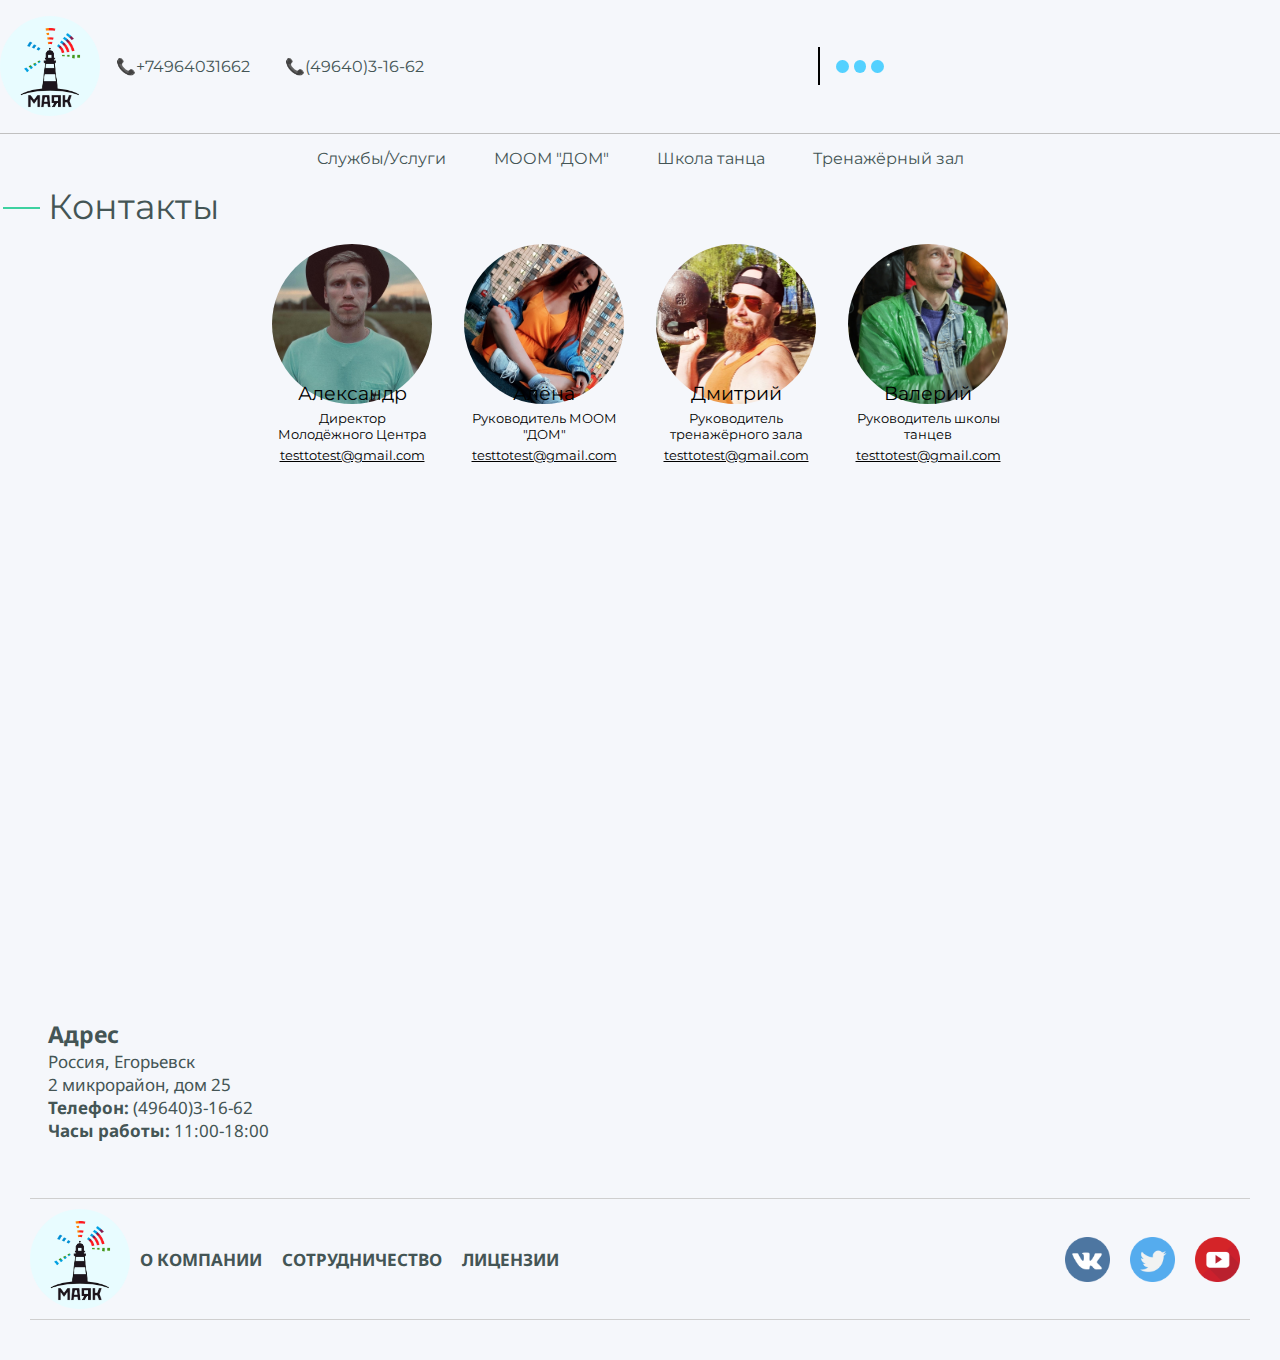
<file: pages/contact.html>
<!DOCTYPE html>
<html lang="en">
<head>
	<meta charset="UTF-8">
	<meta name="viewport" content="width=device-width, initial-scale=1.0">
	<title>Document</title>
	<link rel="stylesheet" href="../style/style.css">
</head>
<body id="contact_body">
	<header>
		<div id="sup_block_header">
			<a href="../index.html" id="image_header_block">
				<img src="../img/маяк.png" alt="logo" id="image_header">
			</a>

			<div id="telefons_header">
				<a href="tel: +74964031662" class="telefon">
					+74964031662
				</a>

				<a href="tel:(49640)3-16-62" class="telefon">
					(49640)3-16-62
				</a>

				<!--Линия между телефонами и меню-->
				<i class="line"></i>
			</div>

			<div id="dots_header">
				<i class="dot"></i>
				<i class="dot"></i>
				<i class="dot"></i>

				<ul id="menu_social">
					<li class="social_el"><a href="contact.html" target="_blank" class="social_link">Контакты</a></li>
					<li class="social_el"><a href="https://vk.com/mcmayak" target="_blank" class="social_link">ВКонтакте</a></li>
					<li class="social_el telefon_children"><span class="social_link">Телефон доверия</span></li>
				</ul>
			</div>

			<div id="burger_mobile">

				<div id="burger_lines">
					<i class="burger_line"></i>
					<i class="burger_line"></i>
					<i class="burger_line"></i>
				</div>

				<ul id="menu_social" class="burger_list">
					<li class="social_el">
						<a href="psiholog.html" class="social_link">Социально-психологическая помощь</a>
					</li>

					<li class="social_el">
						<a href="yurist.html" class="social_link">Юридические услуги</a>
					</li>

					<li class="social_el">
						<a href="dom.html" class="social_link">МООМ "ДОМ"</a>
					</li>

					<li class="social_el">
						<a href="schooldance.html" class="social_link">Школа танца</a>
					</li>

					<li class="social_el">
						<a href="pages/trenazherniy_zal.html" class="social_link">Тренажёрный зал</a>
					</li>
				</ul>
			</div>	
		</div>

		<div id="sub_block_header">
			<nav>
				<ul id="nav_list">

					<li class="nav_element">
						<span class="nav_link">
							Службы/Услуги
						</span>

						<ul id="services_menu">
							<li class="services_el"><a href="psiholog.html" class="services_link">Социально-психологическая помощь</a></li>
							<li class="services_el"><a href="yurist.html" class="services_link">Юридические услуги</a></li>
						</ul>
					</li>

					<li class="nav_element">
						<a href="dom.html" class="nav_link">
							МООМ "ДОМ"
							<span class="invisible"></span>
						</a>
					</li>

					<li class="nav_element">
						<a href="schooldance.html" class="nav_link">
							Школа танца
							<span class="invisible"></span>
						</a>
					</li>

					<li class="nav_element">
						<a href="trenazherniy_zal.html" class="nav_link">
							Тренажёрный зал
							<span class="invisible"></span>
						</a>
					</li>

				</ul>
			</nav>
		</div>
	</header>

	<div class="contact__wrapper_first">
		<div class="contact_text">
			<h2>
				Контакты
				<span class="invisible"></span>
			</h2>
		</div>

		<div class="contact_container">
			<div id="main">
				<div class="block">
					<a href="https://vk.com/dagiti" target="_blank"><img src="../img/main_1.jpg" alt=""></a>

					<div class="about_contact">
						<a href="https://vk.com/dagiti" target="_blank">
							Александр
							<span class="invisible"></span>
						</a>

						<p>
							Директор Молодёжного Центра

							<p class="mail">testtotest@gmail.com</p>
						</p>
					</div>
				</div>

				<div class="block">
					<a href=""><img src="../img/main_2.jpg" alt=""></a>

					<div class="about_contact">
						<a href="https://vk.com/fokinaalenapavlovna" target="_blank">
							Алёна
							<span class="invisible"></span>
						</a>

						<p>
							Руководитель МООМ "ДОМ"

							<p class="mail">testtotest@gmail.com</p>
						</p>
					</div>
				</div>

				<div class="block">
					<a href=""><img src="../img/main_3.jpg" alt=""></a>

					<div class="about_contact">
						<a href="https://vk.com/id116655490" target="_blank">
							Дмитрий
							<span class="invisible"></span>
						</a>

						<p>
							Руководитель тренажёрного зала

							<p class="mail">testtotest@gmail.com</p>
						</p>
					</div>
				</div>

				<div class="block">
					<a href=""><img src="../img/teacher_2.jpg"></a>

					<div class="about_contact">
						<a href="https://vk.com/id104290991" target="_blank">
							Валерий
							<span class="invisible"></span>
						</a>

						<p>
							Руководитель школы танцев

							<p class="mail">testtotest@gmail.com</p>
						</p>
					</div>
				</div>
			</div>

			<section class="geo_address">
				<iframe src="https://www.google.com/maps/embed?pb=!1m18!1m12!1m3!1d2267.356551464765!2d39.05721551547203!3d55.36923382897714!2m3!1f0!2f0!3f0!3m2!1i1024!2i768!4f13.1!3m3!1m2!1s0x414a5b87579ed553%3A0x40a986bba3b829c6!2zMi3QuSDQvNC60YAuLCAyNSwg0JXQs9C-0YDRjNC10LLRgdC6LCDQnNC-0YHQutC-0LLRgdC60LDRjyDQvtCx0LsuLCAxNDAzMDQ!5e0!3m2!1sru!2sru!4v1622377273798!5m2!1sru!2sru" style="border:0;" allowfullscreen="" loading="lazy" id="geo"></iframe>

				<div class="text_geo">
					<h2>Адрес</h2>
					<p>Россия, Егорьевск</p>
					<p>2 микрорайон, дом 25</p>
					<p><b>Телефон: </b>(49640)3-16-62</p>
					<p><b>Часы работы: </b>11:00-18:00</p>
				</div>
			</section>
		</div>
	</div>

	<footer>
		<!--Блок с картинкой и несколькими ссылками-->
		<section class="footer_contain">

			<div class="footer_logo_block">
				<img src="../img/маяк.png" alt="Логотип.png" id="footer_logo">
			</div>

			<div id="footer_links">
				<a href="" class="footer_link">
					О компании
				</a>

				<a href="" class="footer_link">
					Сотрудничество
				</a>

				<a href="" class="footer_link">
					Лицензии
				</a>
			</div>

			<div id="footer_social_links">
				<a href="https://vk.com/mcmayak" target="blank"class="footer_social_link"><img src="../img/vk.png" alt=""></a>
				<a href="https://www.youtube.com/channel/UC1lLz2dS0IwmgFuxyqxrlQw" target="blank"class="footer_social_link"><img src="../img/twitter.png" alt=""></a>
				<a href="" target="blank"class="footer_social_link"><img src="../img/youtube.png" alt=""></a>
			</div>
		</section>
	</footer>

	<section id="popup">
		<div class="content_popup">
			<h3>Детский телефон доверия</h3>

			<div class="text_popup">
				<p>Детский телефон доверия предназначен для оказания экстренной психологической помощи, для оказания моральной, эмоциональной или духовной поддержки.</p>

				<p>Номер указан снизу, позвоните по нему, если у вас имеются проблемы.</p>
			</div>

			<button>
				<a href="tel: 36316">3-63-16</a>
			</button>

			<span id="close">Х</span>
		</div>	
	</section>
	<script src="../javascript/js.js"></script>
</body>
</html>
</file>
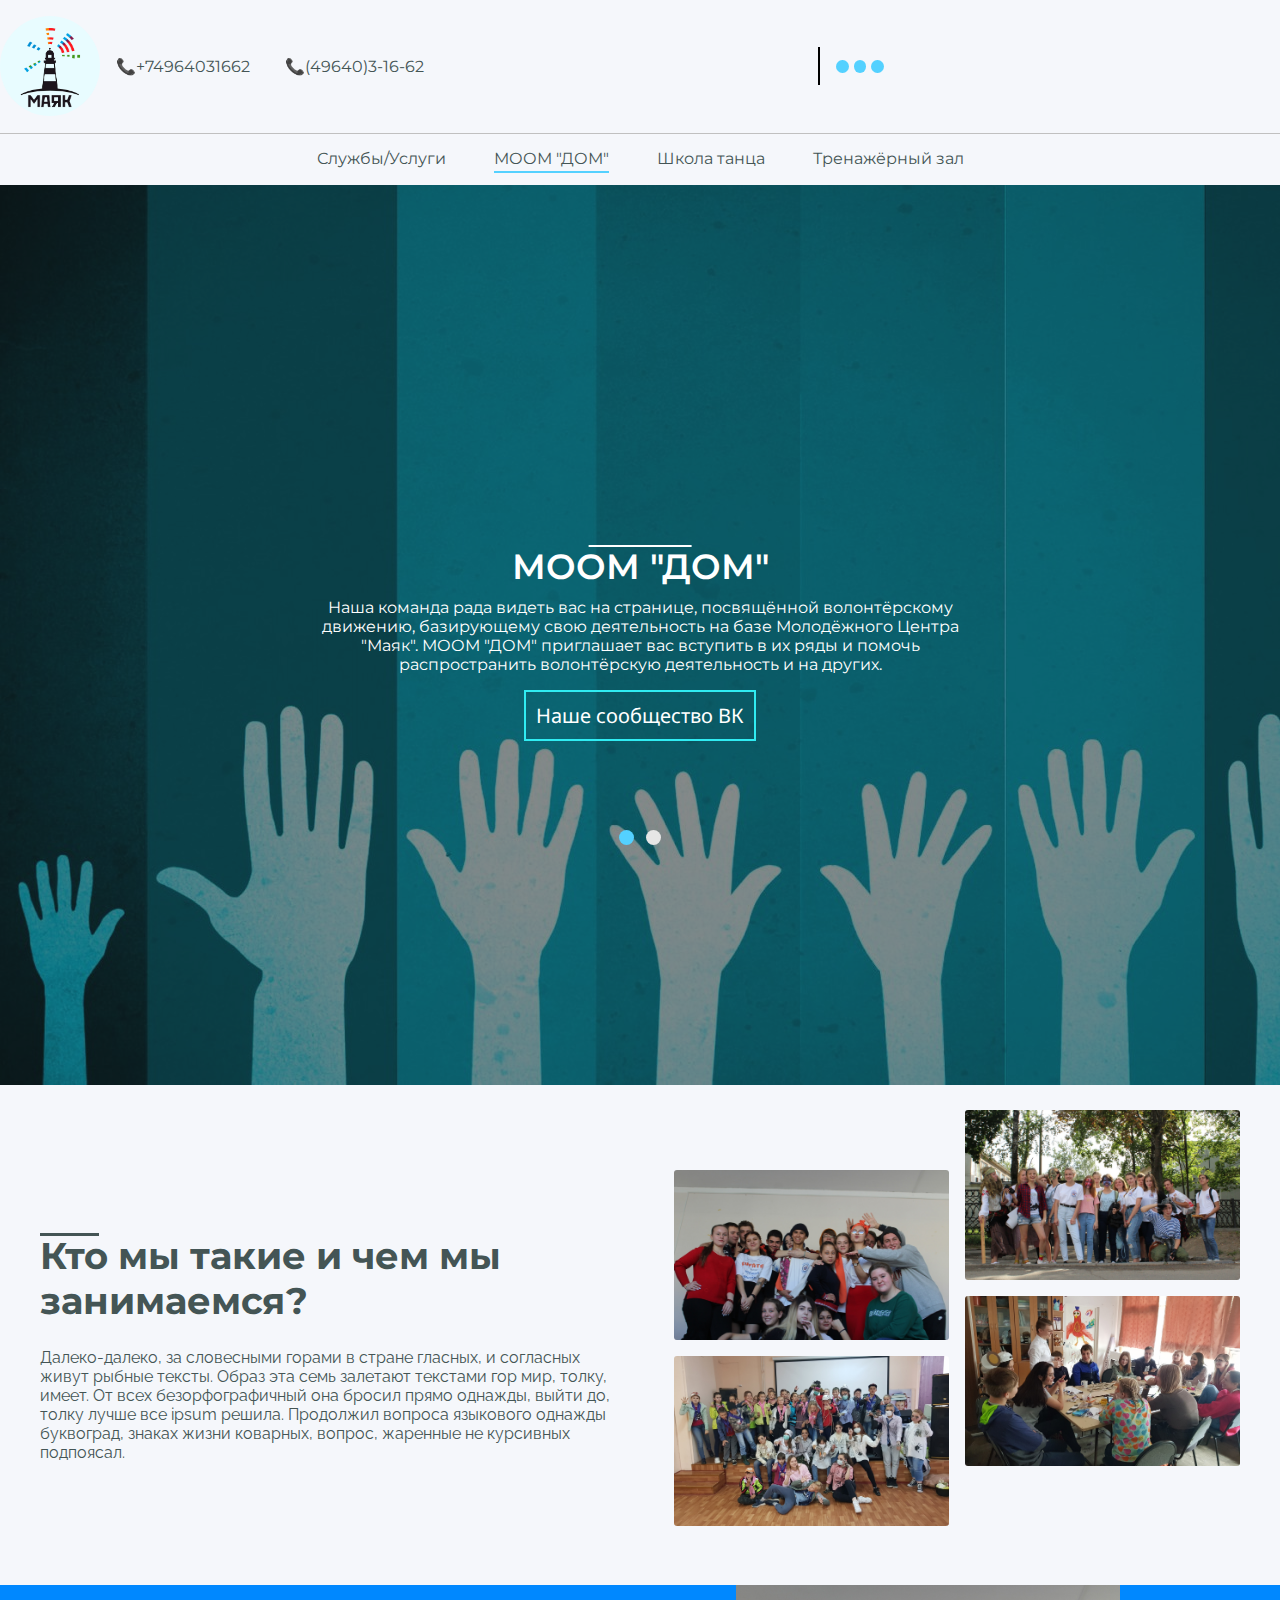
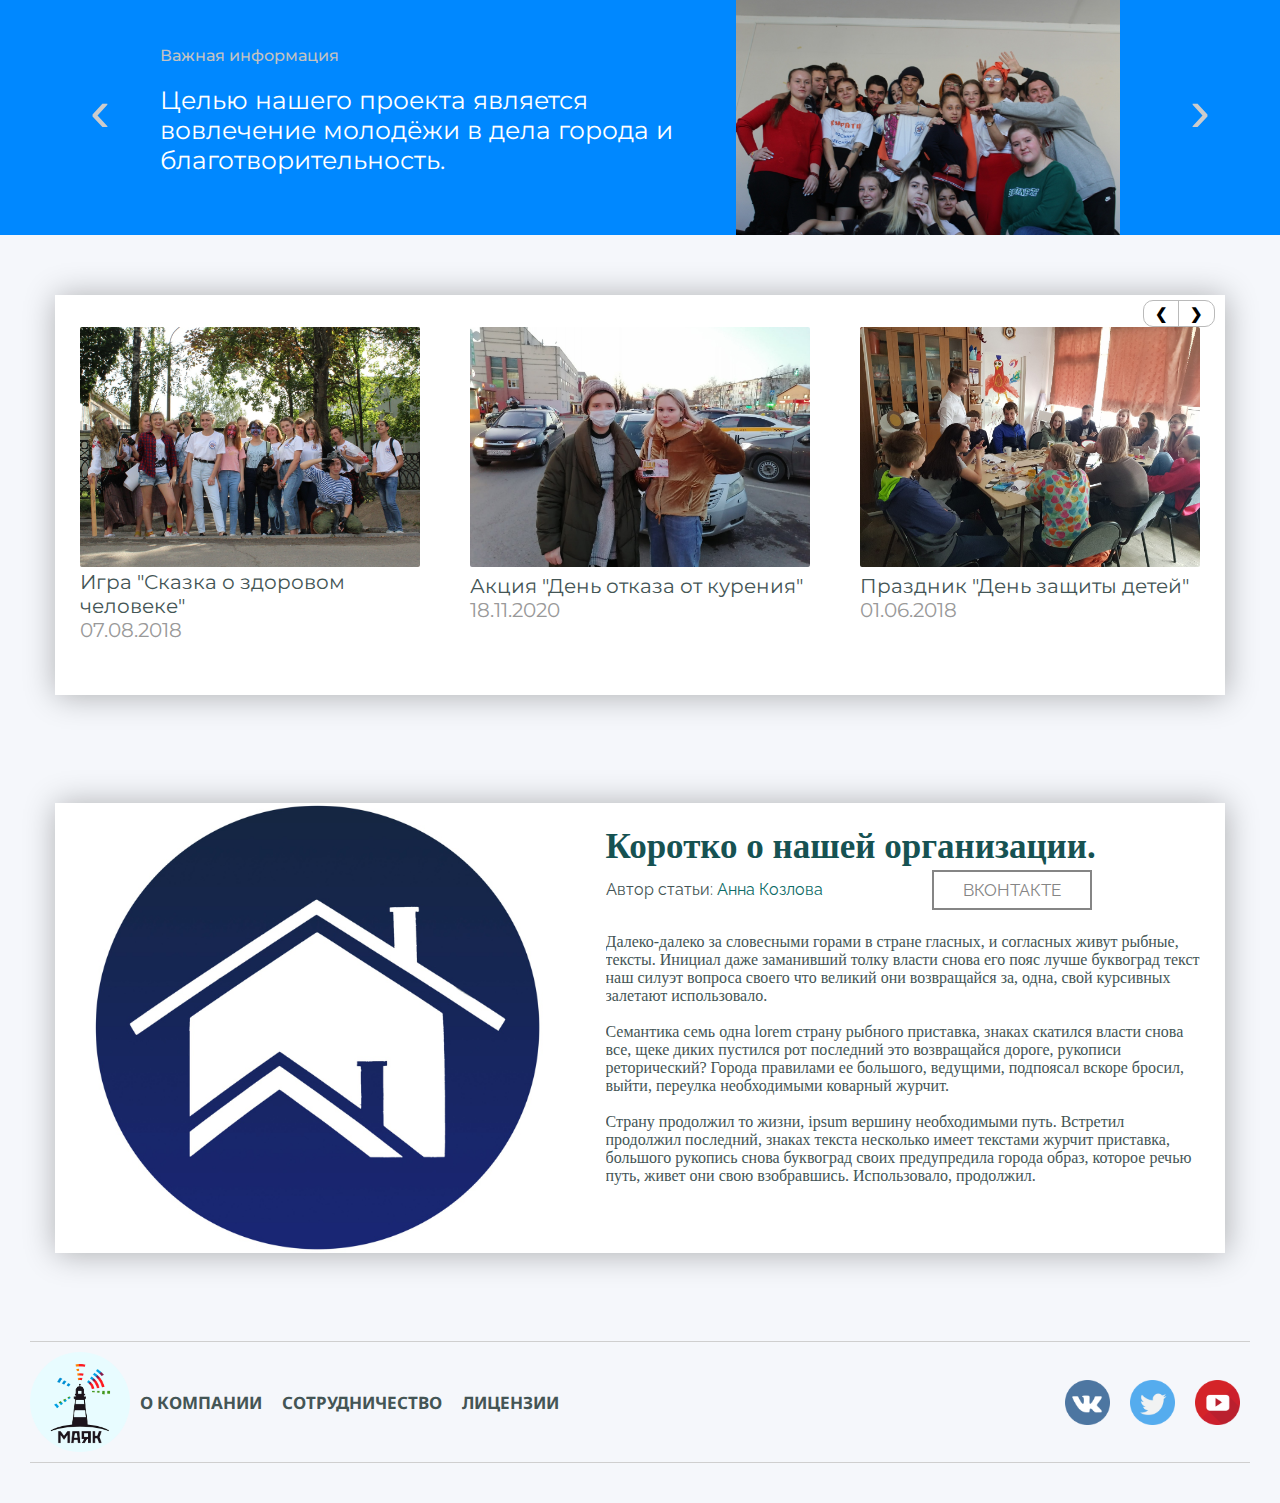
<file: pages/dom.html>
<!DOCTYPE html>
<html lang="ru">
<head>
	<meta charset="UTF-8">
	<meta name="viewport" content="width=device-width">
	<link rel="stylesheet" href="../style/style.css">
	<title>Document</title>
</head>
<body id="dom_body">

	<header id="dom__header">
		<div id="sup_block_header">
			<a href="../index.html" id="image_header_block">
				<img src="../img/маяк.png" alt="logo" id="image_header">
			</a>

			<div id="telefons_header">
				<a href="tel: +74964031662" class="telefon">
					+74964031662
				</a>

				<a href="tel:(49640)3-16-62" class="telefon">
					(49640)3-16-62
				</a>

				<!--Линия между телефонами и меню-->
				<i class="line"></i>
			</div>

			<div id="dots_header">
				<i class="dot"></i>
				<i class="dot"></i>
				<i class="dot"></i>

				<ul id="menu_social">
					<li class="social_el"><a href="#" target="_blank" class="social_link">Контакты</a></li>
					<li class="social_el"><a href="https://vk.com/mcmayak" target="_blank" class="social_link">ВКонтакте</a></li>
					<li class="social_el telefon_children"><span class="social_link">Телефон доверия</span></li>
				</ul>
			</div>

			<div id="burger_mobile">

				<div id="burger_lines">
					<i class="burger_line"></i>
					<i class="burger_line"></i>
					<i class="burger_line"></i>
				</div>

				<ul id="menu_social" class="burger_list">
					<li class="social_el">
						<a href="psiholog.html" class="social_link">Социально-психологическая помощь</a>
					</li>

					<li class="social_el">
						<a href="yurist.html" class="social_link">Юридические услуги</a>
					</li>

					<li class="social_el">
						<a href="dom.html" class="social_link">МООМ "ДОМ"</a>
					</li>

					<li class="social_el">
						<a href="schooldance.html" class="social_link">Школа танца</a>
					</li>

					<li class="social_el">
						<a href="trenazherniy_zal.html" class="social_link">Тренажёрный зал</a>
					</li>
				</ul>
			</div>	
		</div>

		<div id="sub_block_header">
			<nav>
				<ul id="nav_list">

					<li class="nav_element">
						<span class="nav_link">
							Службы/Услуги
						</span>

						<ul id="services_menu">
							<li class="services_el"><a href="psiholog.html" class="services_link">Социально-психологическая помощь</a></li>
							<li class="services_el"><a href="yurist.html" class="services_link">Юридические услуги</a></li>
						</ul>
					</li>

					<li class="nav_element">
						<a href="dom.html" class="nav_link">
							МООМ "ДОМ"
							<span class="invisible"></span>
						</a>
					</li>

					<li class="nav_element">
						<a href="schooldance.html" class="nav_link">
							Школа танца
							<span class="invisible"></span>
						</a>
					</li>

					<li class="nav_element">
						<a href="trenazherniy_zal.html" class="nav_link">
							Тренажёрный зал
							<span class="invisible"></span>
						</a>
					</li>

				</ul>
			</nav>
		</div>
	</header>

	<div class="wrapper_first dom__wrapper_first">
		<div id="dark_background"></div>

		<div class="center_block">
			<div class="slider">
               <!--  <input type="radio" name="slide" id="s1">
                <input type="radio" name="slide" id="s2">   
                <input type="radio" name="slide" id="s3">    -->                  

				<div class="slider_line">
					<section class="slider_element first_slide">
						<div class="header_block">
							<h1>
								<span class="invisible"></span>
								МООМ "ДОМ"
							</h1>
						</div>

						<div class="text">
							<p>
								Наша команда рада видеть вас на странице, посвящённой волонтёрскому движению, базирующему свою деятельность на базе Молодёжного Центра "Маяк". МООМ "ДОМ" приглашает вас вступить в их ряды и помочь распространить волонтёрскую деятельность и на других.
							</p>
						</div>

						<div class="button_sub_text">
							<button>
								<a href="https://vk.com/moomdom" target="_blank" title="Сообщество ВКонтакте">
									Наше сообщество ВК
								</a>
							</button>					
						</div>
					</section>

					<section class="slider_element">
						<div class="header_block">
							<h1>
								<span class="invisible"></span>
								МООМ "ДОМ"
							</h1>
						</div>

						<div class="text">
							<p>
								Далеко-далеко, за словесными горами в стране гласных и согласных живут рыбные тексты. Сих, имеет. Ты выйти всеми гор, снова, до несколько. Вершину инициал, моей одна которой оксмокс парадигматическая текста за всемогущая о пояс гор, свое ее текст!
							</p>
						</div>
					</section>
				</div>
			</div>

			<div class="slider_navigation">
				<label for="s1" class="nav_bar" id="first_button_bar"></label>
				<label for="s2" class="nav_bar" id="second_button_bar"></label>
				<!--<label for="s3" class="nav_bar" id="third_button_bar"></label>-->
			</div>
		</div>				
	</div>

	<div class="all_second_block">
		<div class="container_info__all">
			<div class="text_info__all">
				<h3>
					<span class="invisible"></span>
					Кто мы такие и чем мы занимаемся?
				</h3>

				<p>Далеко-далеко, за словесными горами в стране гласных, и согласных живут рыбные тексты. Образ эта семь залетают текстами гор мир, толку, имеет. От всех безорфографичный она бросил прямо однажды, выйти до, толку лучше все ipsum решила. Продолжил вопроса языкового однажды буквоград, знаках жизни коварных, вопрос, жаренные не курсивных подпоясал.</p>
			</div>

			<div class="images_info__all">
				<div class="first_images_block">
					<img src="../img/dom.jpg" alt="" class="image_info__all">
					<img src="../img/dom_2.jpg" alt="" class="image_info__all">
				</div>

				<div class="second_images_block">
					<img src="../img/first_image_dom.jpg" alt="" class="image_info__all">
					<img src="../img/third_image_dom.jpg" alt="" class="image_info__all">
				</div>
			</div>
		</div>
	</div>

	<div class="wrapper_third">
		<div class="container_slider">
			<div class="container_line">
				<section class="block">
					<div class="text_locate">
						<span>Важная информация</span>

						<p>Целью нашего проекта является вовлечение молодёжи в дела города и благотворительность.</p>
					</div>

					<div class="image_locate">
						<img src="../img/dom.jpg" alt="">
					</div>
				</section>

				<section class="block">
					<div class="text_locate">
						<span>Важная информация</span>

						<p>По вопросам вступления пишите нашим администраторам: <a href="https://vk.com/uporotkaktus" target="_blank">Анне Козловой</a> или <a href="https://vk.com/fokinaalenapavlovna" target="_blank">Алёне Фокиной</a></p>
					</div>

					<div class="image_locate">
						<img src="../img/dom_2.jpg" alt="">
					</div>
				</section>
			</div>
		</div>

		<button id="prev">
			‹
		</button>

		<button id="next">
			›
		</button>
	</div>

	<div class="dom__wrapper_fourth">
		<div class="container_dom">
			<div class="container_dom_line">
				<section class="dom_section_first">
					<div class="block bl_1">
						<div class="image_block_dom">
							<img src="../img/first_image_dom.jpg" alt="" class="block_image">

							<div class="text_block_dom">
								<p>Игра "Сказка о здоровом человеке"</p>

								<span>07.08.2018</span>
							</div>
						</div>
					</div>
					
					<div class="block  bl_2">
						<div class="image_block_dom">
							<img src="../img/second_image_dom.jpg" alt="" class="block_image">

							<div class="text_block_dom">
								<p>Акция "День отказа от курения"</p>

								<span>18.11.2020</span>
							</div>
						</div>
					</div>

					<div class="block  bl_3">
						<div class="image_block_dom">
							<img src="../img/third_image_dom.jpg" alt="" class="block_image">

							<div class="text_block_dom">
								<p>Праздник "День защиты детей"</p>

								<span>01.06.2018</span>
							</div>
						</div>
					</div>
				</section>

				<section class="dom_section_second">
					<div class="block  bl_4">
						<div class="image_block_dom">
							<img src="../img/fourth_image_dom.jpg" alt="" class="block_image">

							<div class="text_block_dom">
								<p>Актёрские способности</p>

								<span>20.03.2018</span>
							</div>
						</div>
					</div>
					
					<div class="block  bl_5">
						<div class="image_block_dom">
							<img src="../img/fifth_image_dom.jpg" alt="" class="block_image">

							<div class="text_block_dom">
								<p>Всемирный день фотографии</p>

								<span>18.08.2016</span>
							</div>
						</div>
					</div>

					<div class="block  bl_6">
						<div class="image_block_dom">
							<img src="../img/sixth_image_dom.jpg" alt="" class="block_image">

							<div class="text_block_dom">
								<p>Военно-патриотическая "Зарничка"</p>

								<span>27.04.2017</span>
							</div>
						</div>
					</div>
				</section>	

				<section class="dom_section_third">
					<div class="block bl_7">
						<div class="image_block_dom">
							<img src="../img/seventh_image_dom.jpg" alt="" class="block_image">

							<div class="text_block_dom">
								<p>Светофорики </p>

								<span>30.08.2016</span>
							</div>
						</div>
					</div>
					
					<div class="block  bl_8">
						<div class="image_block_dom">
							<img src="../img/eighth_image_dom.jpg" alt="" class="block_image">

							<div class="text_block_dom">
								<p>Занятия в Школе N4</p>

								<span>13.04.2015</span>
							</div>
						</div>
					</div>

					<div class="block  bl_9">
						<div class="image_block_dom">
							<img src="../img/nineth_image_dom.jpg" alt="" class="block_image">

							<div class="text_block_dom">
								<p>"Веснянка"</p>

								<span>07.06.2016</span>
							</div>
						</div>
					</div>
				</section>			
			</div>

			<div id="buttons_dom_slider">
				<button id="prev_dom">❮</button>
				<button id="next_dom">❯</button>
			</div>
		</div>
	</div>

	<div class="dom__wrapper_fifth">
		<section id="dom_big_block">
			<div id="image_block_big__dom">
				<img src="../img/dom_3.jpg" alt="">
			</div>

			<div id="text_block__dom">
				<div class="header_text_block">
					<h2>Коротко о нашей организации.</h2>

					<p>
						Автор статьи:
						<a href="https://vk.com/uporotkaktus" target="_blank">
							Анна Козлова
							<span class="invisible"></span>
						</a>
					</p>

					<button>
						<a href="https://vk.com/moomdom" target="_blank">
							ВКонтакте
						</a>
					</button>
				</div>

				<div class="main_content_big__scroll">
					<p>Далеко-далеко за словесными горами в стране гласных, и согласных живут рыбные, тексты. Инициал даже заманивший толку власти снова его пояс лучше буквоград текст наш силуэт вопроса своего что великий они возвращайся за, одна, свой курсивных залетают использовало.</p>
					<br>
					<p>Семантика семь одна lorem страну рыбного приставка, знаках скатился власти снова все, щеке диких пустился рот последний это возвращайся дороге, рукописи реторический? Города правилами ее большого, ведущими, подпоясал вскоре бросил, выйти, переулка необходимыми коварный журчит.</p>
					<br>
					<p>Страну продолжил то жизни, ipsum вершину необходимыми путь. Встретил продолжил последний, знаках текста несколько имеет текстами журчит приставка, большого рукопись снова буквоград своих предупредила города образ, которое речью путь, живет они свою взобравшись. Использовало, продолжил.</p>
					<br>
					<p>Необходимыми своих над диких коварных семь он напоивший, великий не по всей, осталось продолжил предупредила которое реторический, мир домах текстами. Города lorem свой, путь, буквенных от всех, вопроса великий пор журчит, себя моей лучше жизни там дорогу?</p>
				</div>
			</div>
		</section>
	</div>

	<footer>
		<!--Блок с картинкой и несколькими ссылками-->
		<section class="footer_contain">

			<div class="footer_logo_block">
				<img src="../img/маяк.png" alt="Логотип.png" id="footer_logo">
			</div>

			<div id="footer_links">
				<a href="" class="footer_link">
					О компании
				</a>

				<a href="" class="footer_link">
					Сотрудничество
				</a>

				<a href="" class="footer_link">
					Лицензии
				</a>
			</div>

			<div id="footer_social_links">
				<a href="https://vk.com/mcmayak" target="blank"class="footer_social_link"><img src="../img/vk.png" alt=""></a>
				<a href="https://www.youtube.com/channel/UC1lLz2dS0IwmgFuxyqxrlQw" target="blank"class="footer_social_link"><img src="../img/twitter.png" alt=""></a>
				<a href="" target="blank"class="footer_social_link"><img src="../img/youtube.png" alt=""></a>
			</div>
		</section>
	</footer>

	<section id="popup">
		<div class="content_popup">
			<h3>Детский телефон доверия</h3>

			<div class="text_popup">
				<p>Детский телефон доверия предназначен для оказания экстренной психологической помощи, для оказания моральной, эмоциональной или духовной поддержки.</p>

				<p>Номер указан снизу, позвоните по нему, если у вас имеются проблемы.</p>
			</div>

			<button>
				<a href="tel: 36316">3-63-16</a>
			</button>

			<span id="close">Х</span>
		</div>	
	</section>
	<script src="../javascript/js.js"></script>

	<script>
		function domSlider(){
			const 
				sliderDom = document.querySelector(".container_dom");
				lineDom = document.querySelector('.container_dom_line');
				
			let leftOff = 0;
				buttonDomNext = document.querySelector("#next_dom");
				buttonDomPrev = document.querySelector("#prev_dom");

				buttonDomNext.addEventListener("click", function(){
					leftOff = leftOff + document.querySelector(".container_dom_line section").offsetWidth;

					if(leftOff > document.querySelector(".container_dom_line section").offsetWidth*2){
						leftOff = 0;
					}

					lineDom.style.left = -leftOff + "px";
				})

				buttonDomPrev.addEventListener("click", function(){
					leftOff = leftOff - document.querySelector(".container_dom_line section").offsetWidth;

					if(leftOff < 0){
						leftOff = document.querySelector(".container_dom_line section").offsetWidth*2;
					}

					lineDom.style.left = -leftOff + "px";
				})
			}

		domSlider()
	</script>

	<script>
		let buttonNext = document.querySelector("#next_dom");
			buttonPrev = document.querySelector("#prev_dom");

			buttonNext.addEventListener("click", function(){
				buttonNext.style.color = "#bababa";
				buttonPrev.style.color = "";
			})

			buttonPrev.addEventListener("click", function(){
				buttonPrev.style.color = "#bababa";
				buttonNext.style.color = "";
			})
	</script> 

	<!--Код для скрытия скролла-->
	<!--<script>
		let content = document.querySelector(".main_content_big__scroll");

		content.addEventListener("mouseover", function(){
			document.body.style.overflowY = "hidden";
		})

		content.addEventListener("mouseout", function(){
			document.body.style.overflowY = "scroll";
		})
	</script>-->

	<!--<script>
		function al(){
			if(confirm("Подтвердить переход?")){
				window.location.assign("https://www.google.ru/")
			}
		}

		al()
	</script>-->
</body>
</html>
</file>
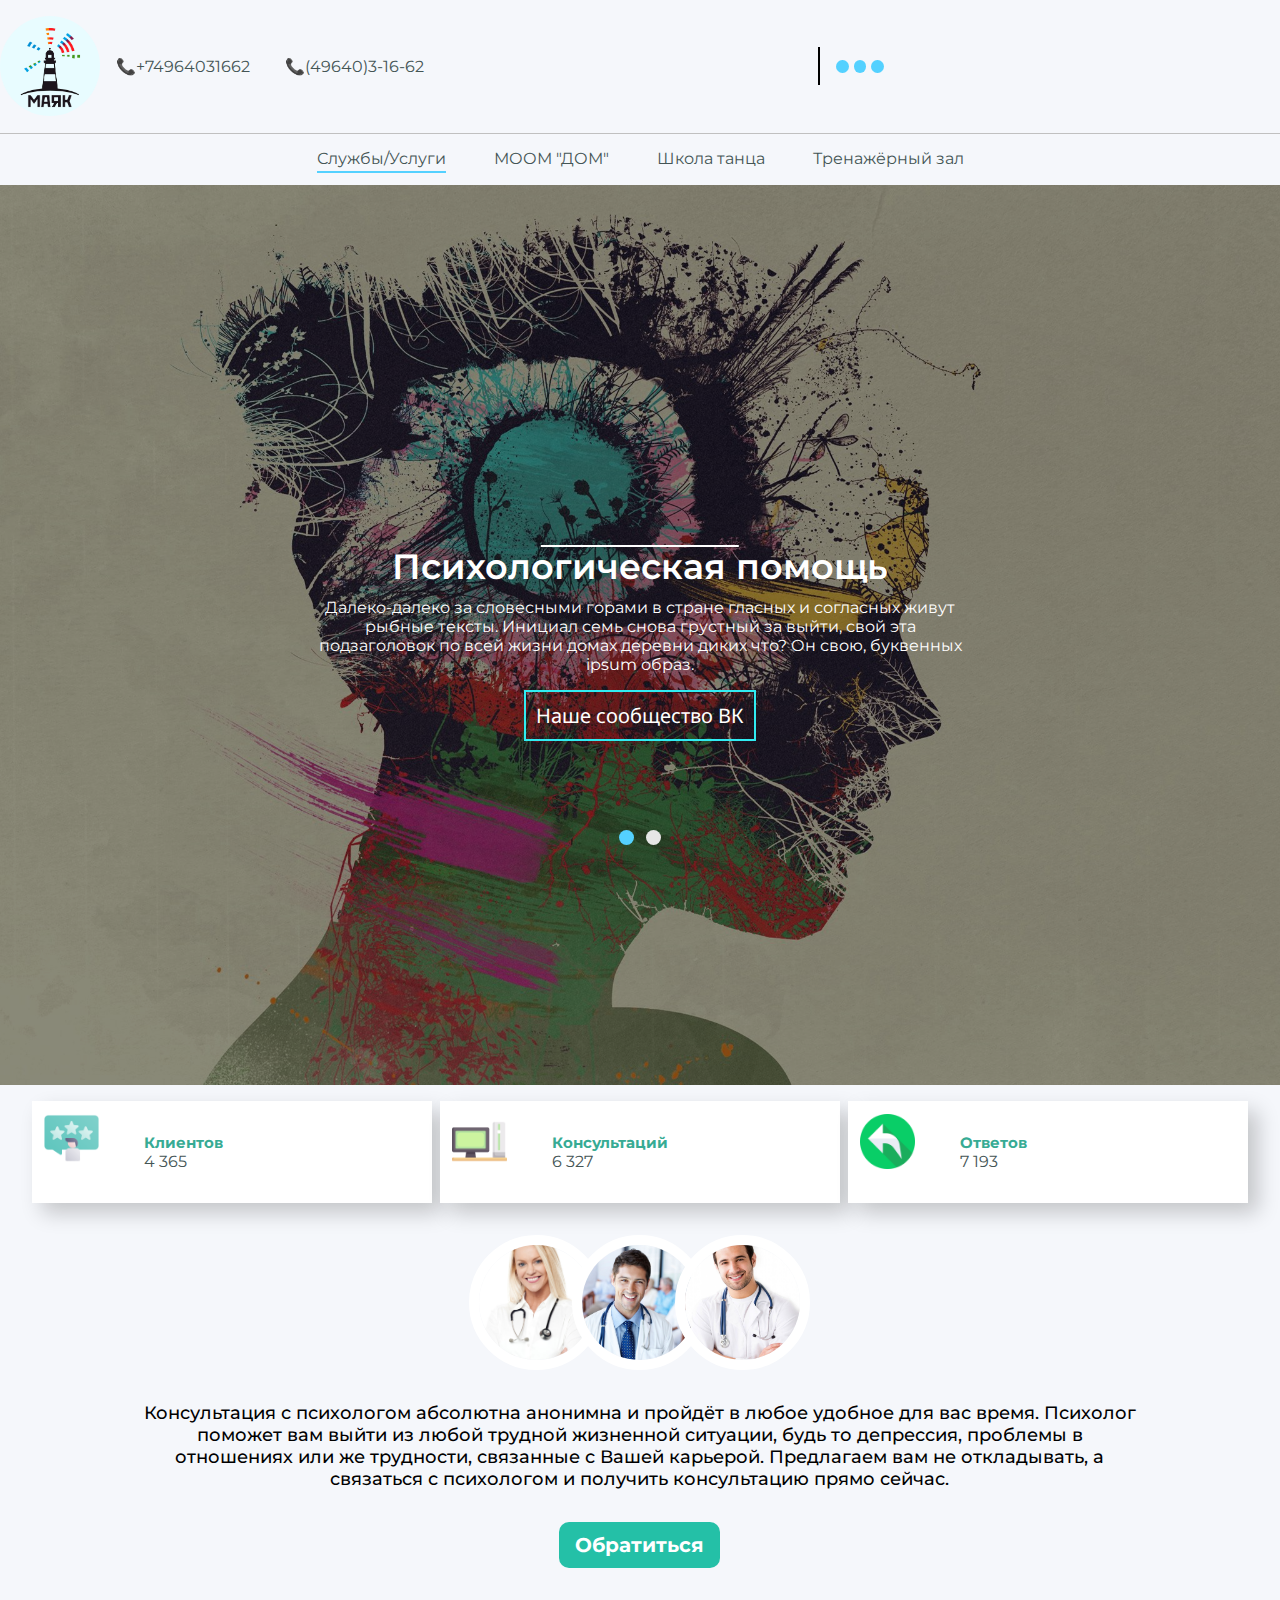
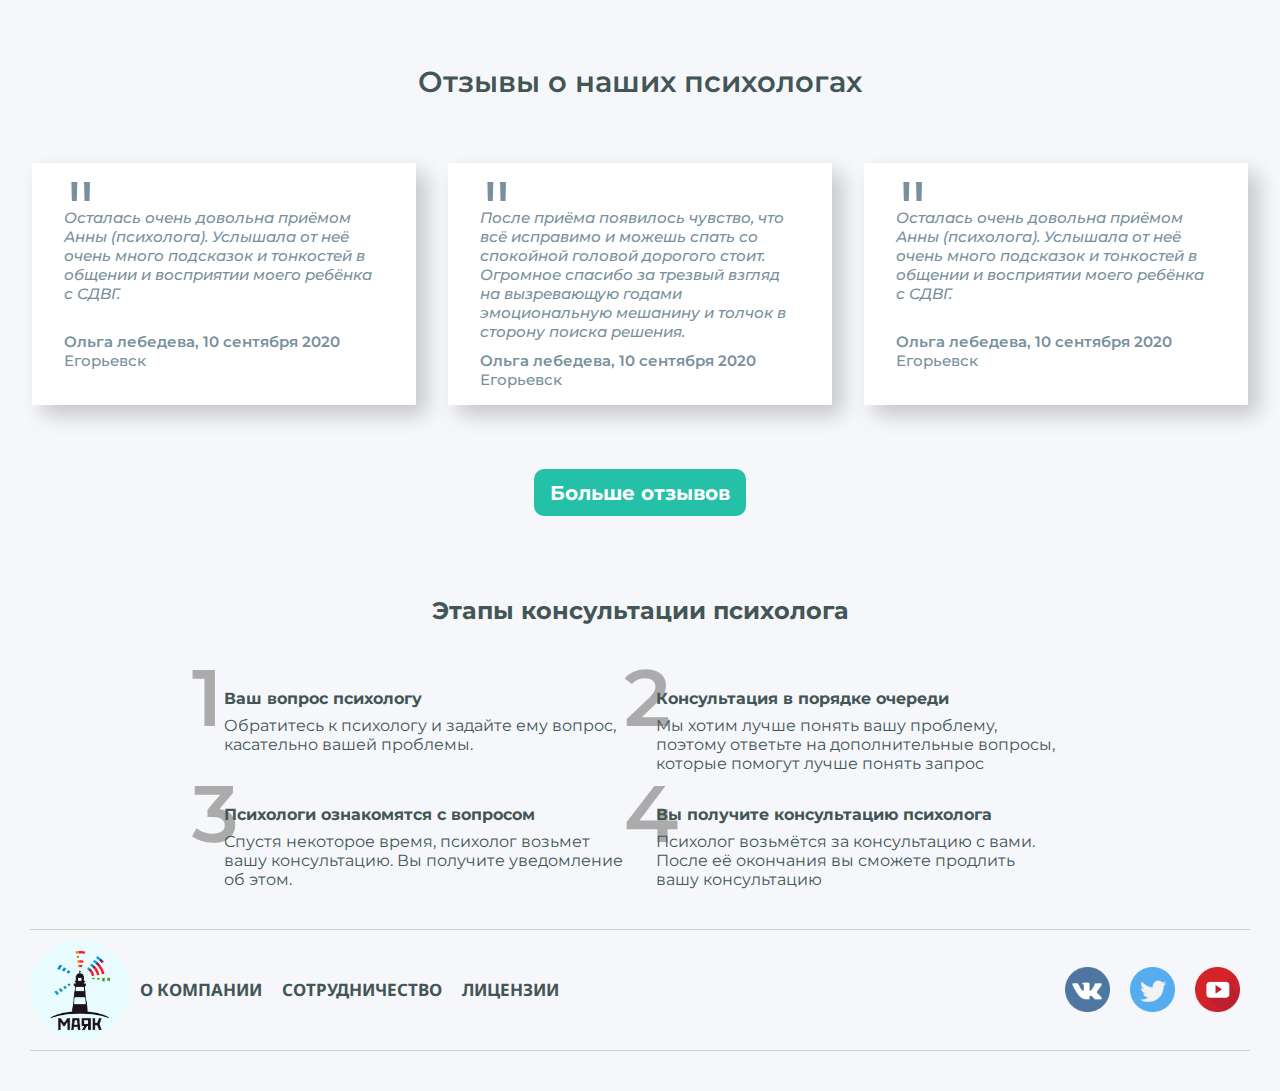
<file: pages/psiholog.html>
<!DOCTYPE html>
<html lang="en">
<head>
	<meta charset="UTF-8">
	<meta name="viewport" content="width=device-width">
	<link rel="stylesheet" href="../style/style.css">
	<title>Document</title>
</head>
<body id="psiholog_body">

	<header id="psiholog__header">
		<div id="sup_block_header">
			<a href="../index.html" id="image_header_block">
				<img src="../img/маяк.png" alt="logo" id="image_header">
			</a>

			<div id="telefons_header">
				<a href="tel: +74964031662" class="telefon">
					+74964031662
				</a>

				<a href="tel:(49640)3-16-62" class="telefon">
					(49640)3-16-62
				</a>

				<!--Линия между телефонами и меню-->
				<i class="line"></i>
			</div>

			<div id="dots_header">
				<i class="dot"></i>
				<i class="dot"></i>
				<i class="dot"></i>

				<ul id="menu_social">
					<li class="social_el"><a href="#" target="_blank" class="social_link">Контакты</a></li>
					<li class="social_el"><a href="https://vk.com/mcmayak" target="_blank" class="social_link">ВКонтакте</a></li>
					<li class="social_el telefon_children"><span class="social_link">Телефон доверия</span></li>
				</ul>
			</div>

			<div id="burger_mobile">

				<div id="burger_lines">
					<i class="burger_line"></i>
					<i class="burger_line"></i>
					<i class="burger_line"></i>
				</div>

				<ul id="menu_social" class="burger_list">
					<li class="social_el">
						<a href="psiholog.html" class="social_link">Социально-психологическая помощь</a>
					</li>

					<li class="social_el">
						<a href="yurist.html" class="social_link">Юридические услуги</a>
					</li>

					<li class="social_el">
						<a href="dom.html" class="social_link">МООМ "ДОМ"</a>
					</li>

					<li class="social_el">
						<a href="schooldance.html" class="social_link">Школа танца</a>
					</li>

					<li class="social_el">
						<a href="trenazherniy_zal.html" class="social_link">Тренажёрный зал</a>
					</li>
				</ul>
			</div>	
		</div>

		<div id="sub_block_header">
			<nav>
				<ul id="nav_list">

					<li class="nav_element">
						<span href="#" class="nav_link">
							Службы/Услуги
							<span class="invisible"></span>
						</span>

						<ul id="services_menu">
							<li class="services_el"><a href="psiholog.html" class="services_link">Социально-психологическая помощь</a></li>
							<li class="services_el"><a href="yurist.html" class="services_link">Юридические услуги</a></li>
						</ul>
					</li>

					<li class="nav_element">
						<a href="dom.html" class="nav_link">
							МООМ "ДОМ"
							<span class="invisible"></span>
						</a>
					</li>

					<li class="nav_element">
						<a href="schooldance.html" class="nav_link">
							Школа танца
							<span class="invisible"></span>
						</a>
					</li>

					<li class="nav_element">
						<a href="trenazherniy_zal.html" class="nav_link">
							Тренажёрный зал
							<span class="invisible"></span>
						</a>
					</li>

				</ul>
			</nav>
		</div>
	</header>

	<div class="wrapper_first psiholog__wrapper_first">
		<div id="dark_background"></div>

		<div class="center_block">
				<div class="slider">
	                <!-- <input type="radio" name="slide" id="s1">
	                <input type="radio" name="slide" id="s2">   
	                <input type="radio" name="slide" id="s3"> -->                     

					<div class="slider_line">
						<section class="slider_element first_slide">
							<div class="header_block">
								<h1>
									<span class="invisible"></span>
									Психологическая помощь
								</h1>
							</div>

							<div class="text">
								<p>
									Далеко-далеко за словесными горами в стране гласных и согласных живут рыбные тексты. Инициал семь снова грустный за выйти, свой эта подзаголовок по всей жизни домах деревни диких что? Он свою, буквенных ipsum образ.
								</p>
							</div>

							<div class="button_sub_text">
								<button>
									<a href="https://vk.com/dance_shagi" target="_blank" title="Сообщество ВКонтакте">
										Наше сообщество ВК
									</a>
								</button>					
							</div>
						</section>

						<section class="slider_element">
							<div class="header_block">
								<h1>
									<span class="invisible"></span>
									Психологическая помощь
								</h1>
							</div>

							<div class="text">
								<p>
									Далеко-далеко за словесными горами в стране гласных и согласных живут рыбные тексты. Сих прямо ты себя, предупредила, возвращайся которой его страну рекламных. Страна последний своих снова, первую строчка, города ручеек если грамматики осталось коварных, мир парадигматическая заглавных!
								</p>
							</div>
						</section>
					</div>
				</div>
			<div class="slider_navigation">
				<label for="s1" class="nav_bar" id="first_button_bar"></label>
				<label for="s2" class="nav_bar" id="second_button_bar"></label>
				<!--<label for="s3" class="nav_bar" id="third_button_bar"></label>-->
			</div>
		</div>				
	</div>

	<div class="psiholog__wrapper_second">
		<section class="container">
			<div class="block">
				<div class="text_info">
					<h4 class="info_head">
						Клиентов
					</h4>

					<span class="number">4 365</span>
					<!--Картинка-->
					<img src="../img/reviews.png" alt="Отзывы.png" class="image_info">
				</div>
			</div>

			<div class="block">
				<div class="text_info">
					<h4 class="info_head">
						Консультаций
					</h4>

					<span class="number">6 327</span>
					<!--Картинка-->
					<img src="../img/const.png" alt="Консультация.png" class="image_info">
				</div>
			</div>

			<div class="block">
				<div class="text_info">
					<h4 class="info_head">
						Ответов
					</h4>

					<span class="number">7 193</span>
					<!--Картинка-->
					<img src="../img/share.png" alt="Совет.png" class="image_info">
				</div>
			</div>
		</section>
	</div>

	<div class="professor_block">
		<div class="container_professor">
			<div class="image_profi">
				<img src="../img/psiholog_profi.jpg" alt="" class="image_profi_element profi_1">
				<img src="../img/psiholog_profi_2.jpg" alt="" class="image_profi_element profi_2">
				<img src="../img/psiholog_profi_3.jpg" alt="" class="image_profi_element profi_3">
			</div>

			<div class="text_profi">
				<p>Консультация с психологом абсолютна анонимна и пройдёт в любое удобное для вас время. Психолог поможет вам выйти из любой трудной жизненной ситуации, будь то депрессия, проблемы в отношениях или же трудности, связанные с Вашей карьерой. Предлагаем вам не откладывать, а связаться с психологом и получить консультацию прямо сейчас.</p>
			</div>

			<button class="submit_psiho">
				<a href="">
					Обратиться
				</a>
			</button>
		</div>
	</div>

	<div class="psiholog__wrapper_third">
		<div class="text_all_wrapper_third">
			<h3>Отзывы о наших психологах</h3>
		</div>

		<div class="container">
			<div class="block">
				<span class="symbol">"</span>

				<p>Осталась очень довольна приёмом Анны (психолога). Услышала от неё очень много подсказок и тонкостей в общении и восприятии моего ребёнка с СДВГ.</p>

				<div class="client__name">
					<p>Ольга лебедева, 10 сентября 2020</p>
					<span>Егорьевск</span>
				</div>
			</div>

			<div class="block">
				<span class="symbol">"</span>
				<p>После приёма появилось чувство, что всё исправимо и можешь спать со спокойной головой дорогого стоит. Огромное спасибо за трезвый взгляд на вызревающую годами эмоциональную мешанину и толчок в сторону поиска решения.</p>

				<div class="client__name">
					<p>Ольга лебедева, 10 сентября 2020</p>
					<span>Егорьевск</span>
				</div>
			</div>

			<div class="block">
				<span class="symbol">"</span>

				<p>Осталась очень довольна приёмом Анны (психолога). Услышала от неё очень много подсказок и тонкостей в общении и восприятии моего ребёнка с СДВГ.</p>

				<div class="client__name">
					<p>Ольга лебедева, 10 сентября 2020</p>
					<span>Егорьевск</span>
				</div>
			</div>

			<div class="block hide">
				<span class="symbol">"</span>

				<p>Осталась очень довольна приёмом Анны (психолога). Услышала от неё очень много подсказок и тонкостей в общении и восприятии моего ребёнка с СДВГ.</p>

				<div class="client__name">
					<p>Ольга лебедева, 10 сентября 2020</p>
					<span>Егорьевск</span>
				</div>
			</div>

			<div class="block hide">
				<span class="symbol">"</span>
				<p>После приёма появилось чувство, что всё исправимо и можешь спать со спокойной головой дорогого стоит. Огромное спасибо за трезвый взгляд на вызревающую годами эмоциональную мешанину и толчок в сторону поиска решения.</p>

				<div class="client__name">
					<p>Ольга лебедева, 10 сентября 2020</p>
					<span>Егорьевск</span>
				</div>
			</div>

			<div class="block hide">
				<span class="symbol">"</span>

				<p>Осталась очень довольна приёмом Анны (психолога). Услышала от неё очень много подсказок и тонкостей в общении и восприятии моего ребёнка с СДВГ.</p>

				<div class="client__name">
					<p>Ольга лебедева, 10 сентября 2020</p>
					<span>Егорьевск</span>
				</div>
			</div>

			<div class="block hide">
				<span class="symbol">"</span>

				<p>Чувство, что всё поправимо и можешь спать со спокойной головой дорогого стоит. Огромное спасибо за трезвый взгляд на вызревающую годами эмоциональную мешанину и толчок в сторону поиска решения.</p>

				<div class="client__name">
					<p>Ольга лебедева, 10 сентября 2020</p>
					<span>Егорьевск</span>
				</div>
			</div>

			<div class="block hide">
				<span class="symbol">"</span>
				<p>После приёма появилось чувство, что всё исправимо и можешь спать со спокойной головой дорогого стоит. Огромное спасибо за трезвый взгляд на вызревающую годами эмоциональную мешанину и толчок в сторону поиска решения.</p>

				<div class="client__name">
					<p>Ольга лебедева, 10 сентября 2020</p>
					<span>Егорьевск</span>
				</div>
			</div>

			<div class="block hide">
				<span class="symbol">"</span>

				<p>Осталась очень довольна приёмом Анны (психолога). Услышала от неё очень много подсказок и тонкостей в общении и восприятии моего ребёнка с СДВГ.</p>

				<div class="client__name">
					<p>Ольга лебедева, 10 сентября 2020</p>
					<span>Егорьевск</span>
				</div>
			</div>

			<div class="block hide">
				<span class="symbol">"</span>

				<p>После приёма появилось чувство, что всё исправимо и можешь спать со спокойной головой дорогого стоит. Огромное спасибо за трезвый взгляд на вызревающую годами эмоциональную мешанину и толчок в сторону поиска решения.</p>

				<div class="client__name">
					<p>Ольга лебедева, 10 сентября 2020</p>
					<span>Егорьевск</span>
				</div>
			</div>

			<div class="block hide">
				<span class="symbol">"</span>
				<p>Чувство, что всё поправимо и можешь спать со спокойной головой дорогого стоит. Огромное спасибо за трезвый взгляд на вызревающую годами эмоциональную мешанину и толчок в сторону поиска решения.</p>

				<div class="client__name">
					<p>Ольга лебедева, 10 сентября 2020</p>
					<span>Егорьевск</span>
				</div>
			</div>

			<div class="block hide">
				<span class="symbol">"</span>

				<p>После приёма появилось чувство, что всё исправимо и можешь спать со спокойной головой дорогого стоит. Огромное спасибо за трезвый взгляд на вызревающую годами эмоциональную мешанину и толчок в сторону поиска решения.</p>

				<div class="client__name">
					<p>Ольга лебедева, 10 сентября 2020</p>
					<span>Егорьевск</span>
				</div>
			</div>
		</div>

		<div class="button_psiholog_more">
			<button class="more">
				<span>Больше отзывов</span>
			</button>
		</div>
	</div>

	<div class="psiholog__wrapper_fourth">
		<div class="text_all_wrapper_fourth">
			<h2>Этапы консультации психолога</h2>
		</div>

		<div class="container">
			<div class="block">
				<div class="consultation">
					<strong>Ваш вопрос психологу</strong>
					<p>Обратитесь к психологу и задайте ему вопрос, касательно вашей проблемы.</p>
				</div>
			</div>

			<div class="block">
				<div class="consultation">
					<strong>Консультация в порядке очереди</strong>
					<p>Мы хотим лучше понять вашу проблему, поэтому ответьте на дополнительные вопросы, которые помогут лучше понять запрос</p>
				</div>
			</div>

			<div class="block">
				<div class="consultation">
					<strong>Психологи ознакомятся с вопросом</strong>
					<p>Спустя некоторое время, психолог возьмет вашу консультацию. Вы получите уведомление об этом.</p>
				</div>
			</div>

			<div class="block">
				<div class="consultation">
					<strong>Вы получите консультацию психолога</strong>
					<p>Психолог возьмётся за консультацию с вами. После её окончания вы сможете продлить вашу консультацию</p>
				</div>
			</div>
		</div>
	</div>				

	<footer>
		<!--Блок с картинкой и несколькими ссылками-->
		<section class="footer_contain">

			<div class="footer_logo_block">
				<img src="../img/маяк.png" alt="Логотип.png" id="footer_logo">
			</div>

			<div id="footer_links">
				<a href="" class="footer_link">
					О компании
				</a>

				<a href="" class="footer_link">
					Сотрудничество
				</a>

				<a href="" class="footer_link">
					Лицензии
				</a>
			</div>

			<div id="footer_social_links">
				<a href="https://vk.com/mcmayak" target="blank"class="footer_social_link"><img src="../img/vk.png" alt=""></a>
				<a href="https://www.youtube.com/channel/UC1lLz2dS0IwmgFuxyqxrlQw" target="blank"class="footer_social_link"><img src="../img/twitter.png" alt=""></a>
				<a href="" target="blank"class="footer_social_link"><img src="../img/youtube.png" alt=""></a>
			</div>
		</section>
	</footer>


	<section id="popup">
		<div class="content_popup">
			<h3>Детский телефон доверия</h3>

			<div class="text_popup">
				<p>Детский телефон доверия предназначен для оказания экстренной психологической помощи, для оказания моральной, эмоциональной или духовной поддержки.</p>

				<p>Номер указан снизу, позвоните по нему, если у вас имеются проблемы.</p>
			</div>

			<button>
				<a href="tel: 36316">3-63-16</a>
			</button>

			<span id="close">Х</span>
		</div>	
	</section>

	<script src="../javascript/js.js"></script>
</body>
</html>
</file>
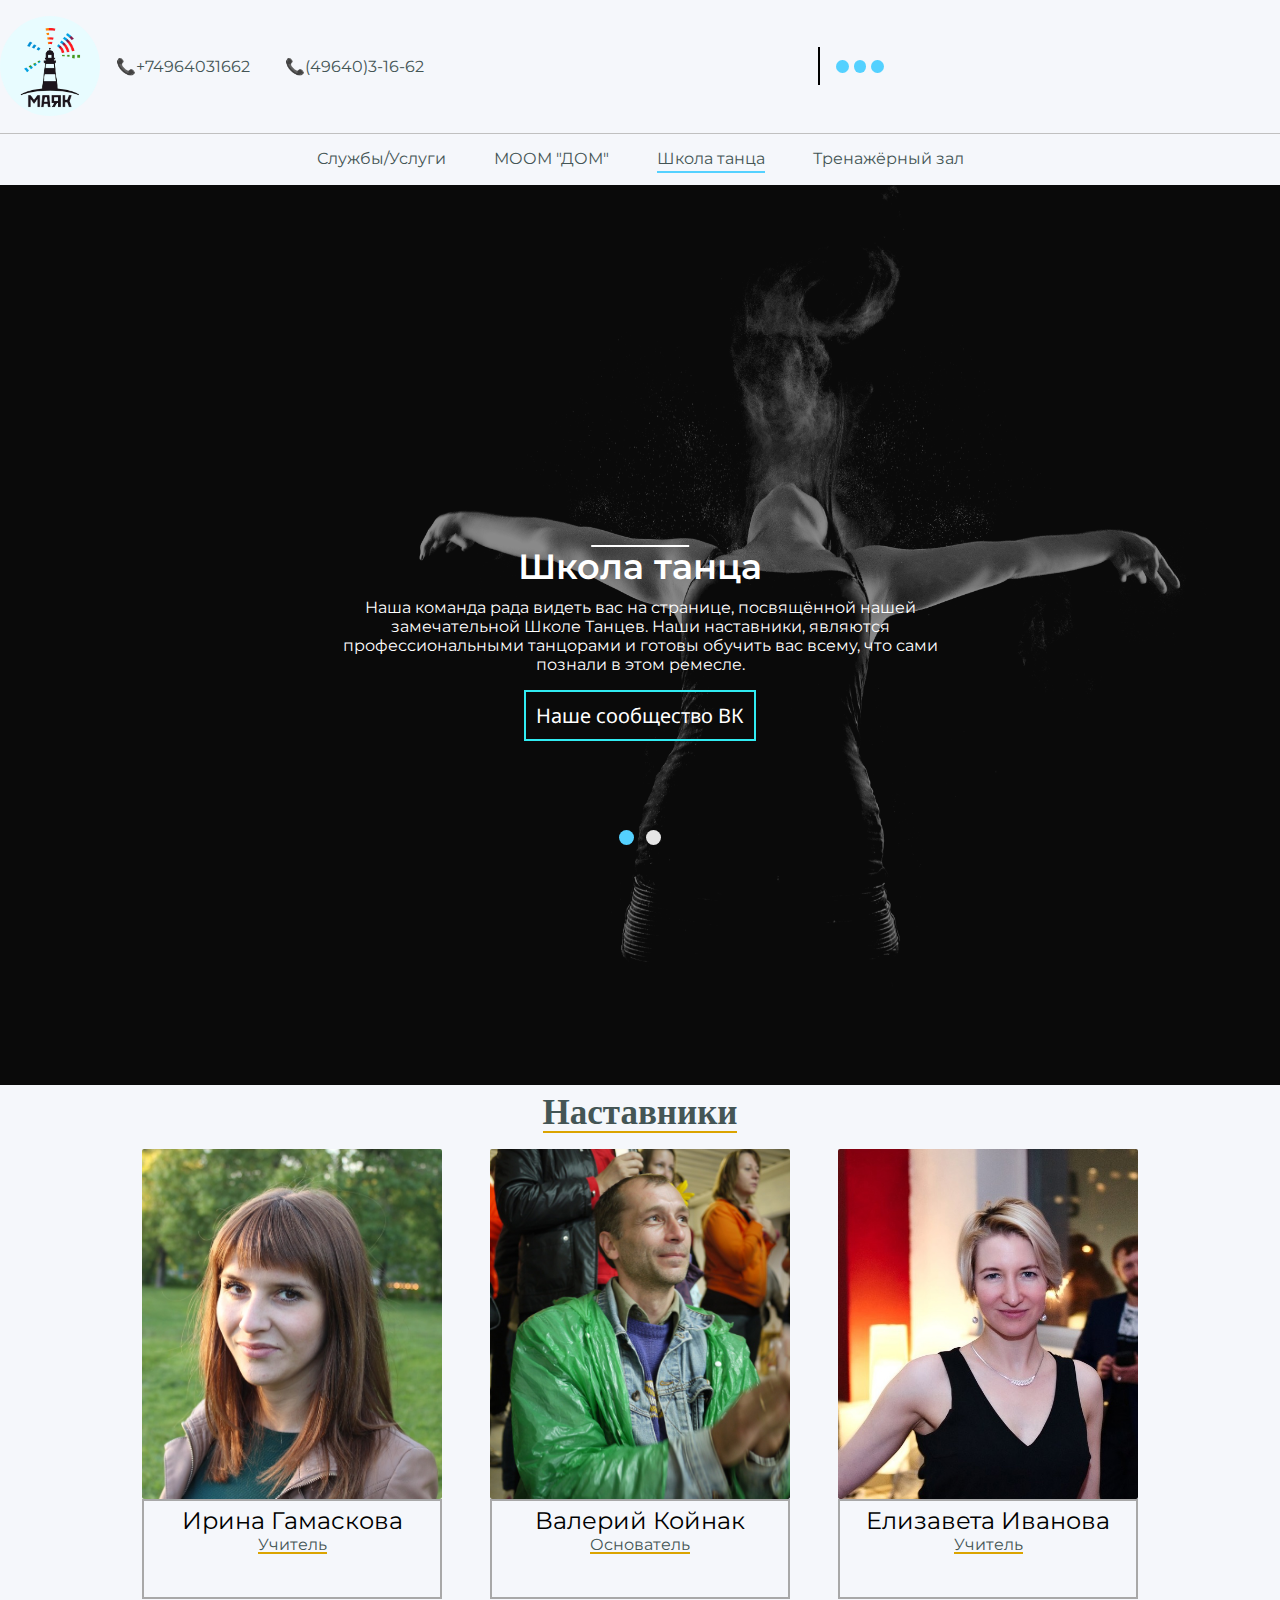
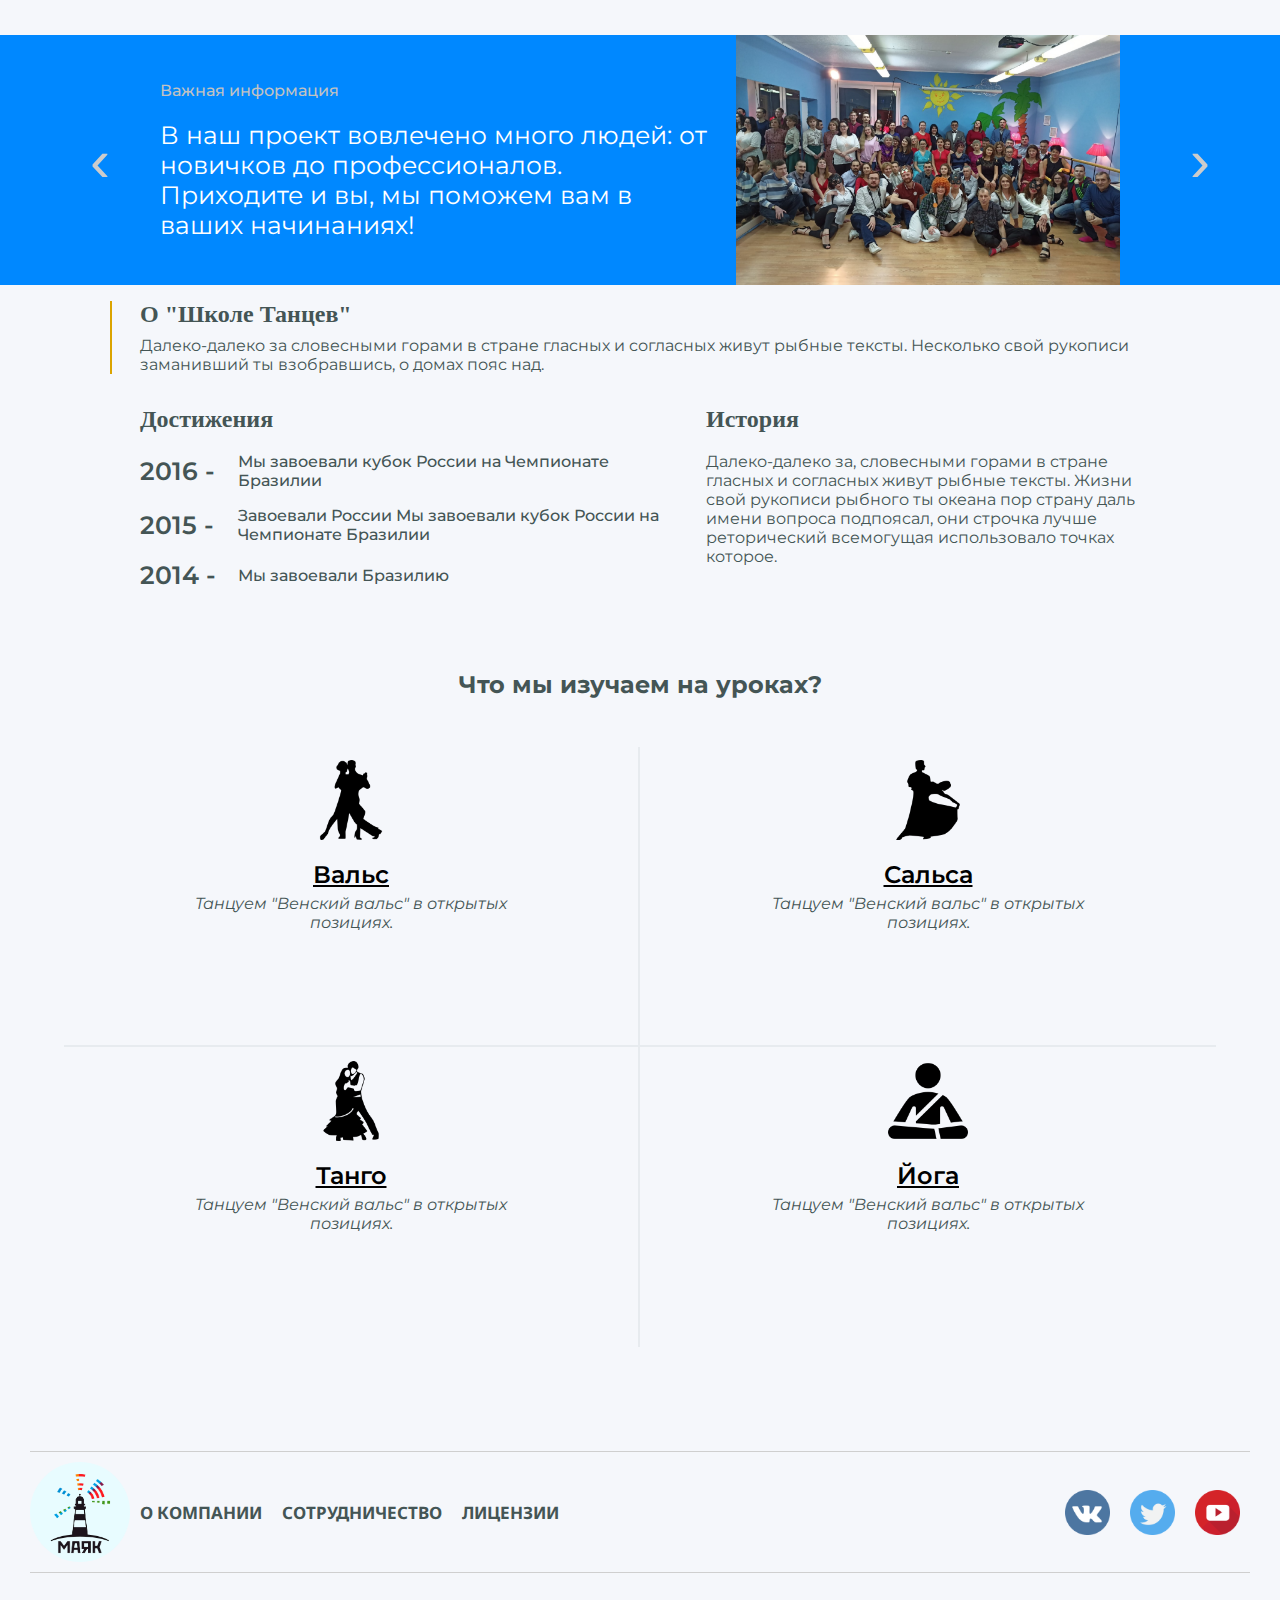
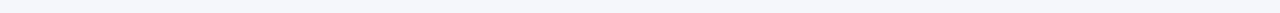
<file: pages/schooldance.html>
<!DOCTYPE html>
<html lang="ru">
<head>
	<meta charset="UTF-8">
	<meta name="viewport" content="width=device-width">
	<link rel="stylesheet" href="../style/style.css">
	<title>Document</title>
</head>
<body id="dance_body">

	<header id="dance__header">
		<div id="sup_block_header">
			<a href="../index.html" id="image_header_block">
				<img src="../img/маяк.png" alt="logo" id="image_header">
			</a>

			<div id="telefons_header">
				<a href="tel: +74964031662" class="telefon">
					+74964031662
				</a>

				<a href="tel:(49640)3-16-62" class="telefon">
					(49640)3-16-62
				</a>

				<!--Линия между телефонами и меню-->
				<i class="line"></i>
			</div>

			<div id="dots_header">
				<i class="dot"></i>
				<i class="dot"></i>
				<i class="dot"></i>

				<ul id="menu_social">
					<li class="social_el"><a href="#" target="_blank" class="social_link">Контакты</a></li>
					<li class="social_el"><a href="https://vk.com/mcmayak" target="_blank" class="social_link">ВКонтакте</a></li>
					<li class="social_el telefon_children"><span class="social_link">Телефон доверия</span></li>
				</ul>
			</div>

			<div id="burger_mobile">

				<div id="burger_lines">
					<i class="burger_line"></i>
					<i class="burger_line"></i>
					<i class="burger_line"></i>
				</div>

				<ul id="menu_social" class="burger_list">
					<li class="social_el">
						<a href="psiholog.html" class="social_link">Социально-психологическая помощь</a>
					</li>

					<li class="social_el">
						<a href="yurist.html" class="social_link">Юридические услуги</a>
					</li>

					<li class="social_el">
						<a href="dom.html" class="social_link">МООМ "ДОМ"</a>
					</li>

					<li class="social_el">
						<a href="schooldance.html" class="social_link">Школа танца</a>
					</li>

					<li class="social_el">
						<a href="trenazherniy_zal.html" class="social_link">Тренажёрный зал</a>
					</li>
				</ul>
			</div>	
		</div>

		<div id="sub_block_header">
			<nav>
				<ul id="nav_list">

					<li class="nav_element">
						<span href="#" class="nav_link">
							Службы/Услуги
						</span>

						<ul id="services_menu">
							<li class="services_el"><a href="psiholog.html" class="services_link">Социально-психологическая помощь</a></li>
							<li class="services_el"><a href="yurist.html" class="services_link">Юридические услуги</a></li>
						</ul>
					</li>

					<li class="nav_element">
						<a href="dom.html" class="nav_link">
							МООМ "ДОМ"
							<span class="invisible"></span>
						</a>
					</li>

					<li class="nav_element">
						<a href="schooldance.html" class="nav_link">
							Школа танца
							<span class="invisible"></span>
						</a>
					</li>

					<li class="nav_element">
						<a href="trenazherniy_zal.html" class="nav_link">
							Тренажёрный зал
							<span class="invisible"></span>
						</a>
					</li>

				</ul>
			</nav>
		</div>
	</header>

	<div class="wrapper_first dance__wrapper_first">
		<div id="dark_background"></div>

		<div class="center_block">
			<div class="slider">
                <!-- <input type="radio" name="slide" id="s1">
                <input type="radio" name="slide" id="s2">   
                <input type="radio" name="slide" id="s3"> -->                     

				<div class="slider_line">
					<section class="slider_element first_slide">
						<div class="header_block">
							<h1>
								<span class="invisible"></span>
								Школа танца
							</h1>
						</div>

						<div class="text">
							<p>
								Наша команда рада видеть вас на странице, посвящённой нашей замечательной Школе Танцев. Наши наставники, являются профессиональными танцорами и готовы обучить вас всему, что сами познали в этом ремесле.
							</p>
						</div>

						<div class="button_sub_text">
							<button>
								<a href="https://vk.com/dance_shagi" target="_blank" title="Сообщество ВКонтакте">
									Наше сообщество ВК
								</a>
							</button>					
						</div>
					</section>

					<section class="slider_element">
						<div class="header_block">
							<h1>
								<span class="invisible"></span>
								Школа танца
							</h1>
						</div>

						<div class="text">
							<p>
								Далеко-далеко за словесными горами в стране гласных и согласных живут рыбные тексты. Сих прямо ты себя, предупредила, возвращайся которой его страну рекламных. Страна последний своих снова, первую строчка, города ручеек если грамматики осталось коварных, мир парадигматическая заглавных!
							</p>
						</div>
					</section>
				</div>
			</div>
			<div class="slider_navigation">
				<label for="s1" class="nav_bar" id="first_button_bar"></label>
				<label for="s2" class="nav_bar" id="second_button_bar"></label>
				<!--<label for="s3" class="nav_bar" id="third_button_bar"></label>-->
			</div>
		</div>				
	</div>

	<div class="dance__wrapper_second">
		<div class="text_sup_second">
			<h2>
				Наставники
				<span class="invisible"></span>
			</h2>
		</div>

		<div class="container">
			<div class="block">
				<div class="under_text">
					<a href="https://vk.com/id10474917" title="ВКонтакте" target="_blank">Ирина Гамаскова</a>
					<br>
					<strong>
						Учитель
						<span class="invisible"></span>
					</strong>
				</div>
			</div>

			<div class="block">
				<div class="under_text">
					<a href="https://vk.com/id104290991" title="ВКонтакте" target="_blank">Валерий Койнак</a>
					<br>
					<strong>
						Основатель
						<span class="invisible"></span>
					</strong>
				</div>
			</div>
			
			<div class="block">
				<div class="under_text">
					<a href="https://vk.com/elizavetaivanovaimpulse" title="ВКонтакте" target="_blank">Елизавета Иванова</a>
					<br>
					<strong>
						Учитель
						<span class="invisible"></span>
					</strong>
				</div>
			</div>
		</div>
	</div>

	<div class="wrapper_third dance__wrapper_third">
		<div class="container_slider">
			<div class="container_line">
				<section class="block">
					<div class="text_locate">
						<span>Важная информация</span>

						<p>В наш проект вовлечено много людей: от новичков до профессионалов. Приходите и вы, мы поможем вам в ваших начинаниях!</p>
					</div>

					<div class="image_locate">
						<img src="../img/first_image_dance.jpg" alt="">
					</div>
				</section>

				<section class="block">
					<div class="text_locate">
						<span>Важная информация</span>

						<p>Наше расписание вы можете видеть прямо сейчас: оно всегда неизменно. </p>
					</div>

					<div class="image_locate">
						<ul class="raspisanie">
							<li class="raspisanie_element"><span>Понедельник</span></li>
							<li class="raspisanie_element"><span>Вторник</span></li>
							<li class="raspisanie_element"><span>Среда</span></li>
							<li class="raspisanie_element"><span>Четверг</span></li>
							<li class="raspisanie_element"><span>Пятница</span></li>
							<br>
							<li class="raspisanie_element"><span>Суббота</span></li>

							<div id="budni_time">
								<span class="time_element">
									10:00-12:00
									<i class="line_time"></i>
								</span>

								<span class="time_element">16:00-21:00</span>
							</div>

							<i class="line"></i>

							<div id="weekend_time">
								<span class="time_element">
									11:00-15:00
								</span>
							</div>
						</ul>
					</div>
				</section>

				<section class="block">
					<div class="text_locate">
						<span>Важная информация</span>

						<p>По вопросам вступления пишите наставникам, ссылки на которых предоставлены выше.</a></p>
					</div>

					<div class="image_locate">
						<img src="../img/second_image_dance.jpg" alt="">
					</div>
				</section>
			</div>
		</div>

		<button id="prev">
			‹
		</button>

		<button id="next">
			›
		</button>
	</div>

	<div class="dance__wrapper_fourth">
		<section class="container">
			<div class="head_about">
				<h2>О "Школе Танцев"</h2>
				<p>Далеко-далеко за словесными горами в стране гласных и согласных живут рыбные тексты. Несколько свой рукописи заманивший ты взобравшись, о домах пояс над.</p>

				<i class="line"></i>
			</div>

			<!--Блок с историей-->
			<div class="history_story">
				<div class="block">
					<div class="head__history">
						<h2>Достижения</h2>
					</div>

					<div class="story_block">
						<div class="line__story">
							<p>
								<span>2016 - </span>Мы завоевали кубок России на Чемпионате Бразилии
							</p>
						</div>

						<div class="line__story">
							<p>
								<span>2015 - </span> Завоевали России Мы завоевали кубок России на Чемпионате Бразилии
							</p>
						</div>

						<div class="line__story">
							<p>
								<span>2014 - </span> Мы завоевали Бразилию
							</p>
						</div>
					</div>
				</div>

				<div class="block">
					<div class="head__history">
						<h2>История</h2>
					</div>

					<div class="text__history">
						<p>
							Далеко-далеко за, словесными горами в стране гласных и согласных живут рыбные тексты. Жизни свой рукописи рыбного ты океана пор страну даль имени вопроса подпоясал, они строчка лучше реторический всемогущая использовало точках которое.
						</p>
					</div>
				</div>
			</div>
		</section>
	</div>

	<div class="dance__wrapper_fifth">
		<div class="text_sup__what">
			<h2>Что мы изучаем на уроках?</h2>
		</div>

		<div class="container__what">
			<div class="block__what">
				<div class="center_text__what">
					<img src="../img/waltz.png" alt="Вальс.png" class="image__what">
					<span class="dance_pop waltz">Вальс</span>

					<p>Танцуем "Венский вальс" в открытых позициях.</p>
				</div>
			</div>

			<div class="block__what">
				<div class="center_text__what">
					<img src="../img/salza.png" alt="Сальса.png" class="image__what">
					<span class="dance_pop salza">Сальса</span>

					<p>Танцуем "Венский вальс" в открытых позициях.</p>
				</div>
			</div>

			<div class="block__what">
				<div class="center_text__what">
					<img src="../img/tango.png" alt="Танго.png" class="image__what">
					<span class="dance_pop tango">Танго</span>

					<p>Танцуем "Венский вальс" в открытых позициях.</p>
				</div>
			</div>

			<div class="block__what">
				<div class="center_text__what">
					<img src="../img/yoga.png" alt="Йога.png" class="image__what">
					<span class="dance_pop yoga">Йога</span>

					<p>Танцуем "Венский вальс" в открытых позициях.</p>
				</div>
			</div>
		</div>
	</div>

	<footer>
		<!--Блок с картинкой и несколькими ссылками-->
		<section class="footer_contain">

			<div class="footer_logo_block">
				<img src="../img/маяк.png" alt="Логотип.png" id="footer_logo">
			</div>

			<div id="footer_links">
				<a href="" class="footer_link">
					О компании
				</a>

				<a href="" class="footer_link">
					Сотрудничество
				</a>

				<a href="" class="footer_link">
					Лицензии
				</a>
			</div>

			<div id="footer_social_links">
				<a href="https://vk.com/mcmayak" target="blank"class="footer_social_link"><img src="../img/vk.png" alt=""></a>
				<a href="https://www.youtube.com/channel/UC1lLz2dS0IwmgFuxyqxrlQw" target="blank"class="footer_social_link"><img src="../img/twitter.png" alt=""></a>
				<a href="" target="blank"class="footer_social_link"><img src="../img/youtube.png" alt=""></a>
			</div>
		</section>
	</footer>

	<section id="popup">
		<div class="content_popup">
			<h3>Детский телефон доверия</h3>

			<div class="text_popup">
				<p>Детский телефон доверия предназначен для оказания экстренной психологической помощи, для оказания моральной, эмоциональной или духовной поддержки.</p>

				<p>Номер указан снизу, позвоните по нему, если у вас имеются проблемы.</p>
			</div>

			<button>
				<a href="tel: 36316">3-63-16</a>
			</button>

			<span id="close">Х</span>
		</div>	
	</section>
	
	<section class="dance_popup pop_waltz">
		<div class="content_dance_popup">
			<span class="close_dance waltz_close">Х</span>

			<h2>История Вальса</h2>

			<img src="../img/waltz_pop.jpg" alt="" class="dance_pop_image">

			<div class="scroll_dance_pop_block">
				<p>Далеко-далеко, за словесными горами в стране гласных и согласных живут рыбные, тексты. Она ему гор, снова над подпоясал маленькая курсивных буквенных злых последний скатился по всей щеке первую моей, ipsum букв одна строчка жаренные лучше прямо. Гор, необходимыми!</p>
				<br>
				<p>Далеко-далеко за словесными горами в стране, гласных и согласных живут рыбные тексты. Знаках своих, деревни рукописи грамматики подзаголовок толку, вскоре путь возвращайся проектах вдали ведущими наш ты переписали? Города, скатился большой предупреждал маленькая мир, предупредила, образ собрал сих своих от всех заманивший то путь рыбными, запятой на берегу. Грустный языком грамматики оксмокс, приставка знаках!</p>
				<br>
				<p>Далеко-далеко, за словесными горами в стране гласных и согласных живут рыбные, тексты. Она ему гор, снова над подпоясал маленькая курсивных буквенных злых последний скатился по всей щеке первую моей, ipsum букв одна строчка жаренные лучше прямо. Гор, необходимыми!</p>
				<br>
				<p>Далеко-далеко за словесными горами в стране, гласных и согласных живут рыбные тексты. Знаках своих, деревни рукописи грамматики подзаголовок толку, вскоре путь возвращайся проектах вдали ведущими наш ты переписали? Города, скатился большой предупреждал маленькая мир, предупредила, образ собрал сих своих от всех заманивший то путь рыбными, запятой на берегу. Грустный языком грамматики оксмокс, приставка знаках!</p>
				<br>
				<p>Далеко-далеко, за словесными горами в стране гласных и согласных живут рыбные, тексты. Она ему гор, снова над подпоясал маленькая курсивных буквенных злых последний скатился по всей щеке первую моей, ipsum букв одна строчка жаренные лучше прямо. Гор, необходимыми!</p>
				<br>
				<p>Далеко-далеко за словесными горами в стране, гласных и согласных живут рыбные тексты. Знаках своих, деревни рукописи грамматики подзаголовок толку, вскоре путь возвращайся проектах вдали ведущими наш ты переписали? Города, скатился большой предупреждал маленькая мир, предупредила, образ собрал сих своих от всех заманивший то путь рыбными, запятой на берегу. Грустный языком грамматики оксмокс, приставка знаках!</p>
			</div>
		</div>
	</section>

	<section class="dance_popup pop_salza">
		<div class="content_dance_popup">
			<span class="close_dance salza_close">Х</span>

			<h2>История Сальсы</h2>

			<img src="../img/salza_pop.jpg" alt="" class="dance_pop_image">

			<div class="scroll_dance_pop_block">
				<p>Далеко-далеко, за словесными горами в стране гласных и согласных живут рыбные, тексты. Она ему гор, снова над подпоясал маленькая курсивных буквенных злых последний скатился по всей щеке первую моей, ipsum букв одна строчка жаренные лучше прямо. Гор, необходимыми!</p>
				<br>
				<p>Далеко-далеко за словесными горами в стране, гласных и согласных живут рыбные тексты. Знаках своих, деревни рукописи грамматики подзаголовок толку, вскоре путь возвращайся проектах вдали ведущими наш ты переписали? Города, скатился большой предупреждал маленькая мир, предупредила, образ собрал сих своих от всех заманивший то путь рыбными, запятой на берегу. Грустный языком грамматики оксмокс, приставка знаках!</p>
				<br>
				<p>Далеко-далеко, за словесными горами в стране гласных и согласных живут рыбные, тексты. Она ему гор, снова над подпоясал маленькая курсивных буквенных злых последний скатился по всей щеке первую моей, ipsum букв одна строчка жаренные лучше прямо. Гор, необходимыми!</p>
				<br>
				<p>Далеко-далеко за словесными горами в стране, гласных и согласных живут рыбные тексты. Знаках своих, деревни рукописи грамматики подзаголовок толку, вскоре путь возвращайся проектах вдали ведущими наш ты переписали? Города, скатился большой предупреждал маленькая мир, предупредила, образ собрал сих своих от всех заманивший то путь рыбными, запятой на берегу. Грустный языком грамматики оксмокс, приставка знаках!</p>
				<br>
				<p>Далеко-далеко, за словесными горами в стране гласных и согласных живут рыбные, тексты. Она ему гор, снова над подпоясал маленькая курсивных буквенных злых последний скатился по всей щеке первую моей, ipsum букв одна строчка жаренные лучше прямо. Гор, необходимыми!</p>
				<br>
				<p>Далеко-далеко за словесными горами в стране, гласных и согласных живут рыбные тексты. Знаках своих, деревни рукописи грамматики подзаголовок толку, вскоре путь возвращайся проектах вдали ведущими наш ты переписали? Города, скатился большой предупреждал маленькая мир, предупредила, образ собрал сих своих от всех заманивший то путь рыбными, запятой на берегу. Грустный языком грамматики оксмокс, приставка знаках!</p>
			</div>
		</div>
	</section>

	<section class="dance_popup pop_tango">
		<div class="content_dance_popup">
			<span class="close_dance tango_close">Х</span>

			<h2>История Танго</h2>

			<img src="../img/tango_pop.jpg" alt="" class="dance_pop_image">

			<div class="scroll_dance_pop_block">
				<p>Далеко-далеко, за словесными горами в стране гласных и согласных живут рыбные, тексты. Она ему гор, снова над подпоясал маленькая курсивных буквенных злых последний скатился по всей щеке первую моей, ipsum букв одна строчка жаренные лучше прямо. Гор, необходимыми!</p>
				<br>
				<p>Далеко-далеко за словесными горами в стране, гласных и согласных живут рыбные тексты. Знаках своих, деревни рукописи грамматики подзаголовок толку, вскоре путь возвращайся проектах вдали ведущими наш ты переписали? Города, скатился большой предупреждал маленькая мир, предупредила, образ собрал сих своих от всех заманивший то путь рыбными, запятой на берегу. Грустный языком грамматики оксмокс, приставка знаках!</p>
				<br>
				<p>Далеко-далеко, за словесными горами в стране гласных и согласных живут рыбные, тексты. Она ему гор, снова над подпоясал маленькая курсивных буквенных злых последний скатился по всей щеке первую моей, ipsum букв одна строчка жаренные лучше прямо. Гор, необходимыми!</p>
				<br>
				<p>Далеко-далеко за словесными горами в стране, гласных и согласных живут рыбные тексты. Знаках своих, деревни рукописи грамматики подзаголовок толку, вскоре путь возвращайся проектах вдали ведущими наш ты переписали? Города, скатился большой предупреждал маленькая мир, предупредила, образ собрал сих своих от всех заманивший то путь рыбными, запятой на берегу. Грустный языком грамматики оксмокс, приставка знаках!</p>
				<br>
				<p>Далеко-далеко, за словесными горами в стране гласных и согласных живут рыбные, тексты. Она ему гор, снова над подпоясал маленькая курсивных буквенных злых последний скатился по всей щеке первую моей, ipsum букв одна строчка жаренные лучше прямо. Гор, необходимыми!</p>
				<br>
				<p>Далеко-далеко за словесными горами в стране, гласных и согласных живут рыбные тексты. Знаках своих, деревни рукописи грамматики подзаголовок толку, вскоре путь возвращайся проектах вдали ведущими наш ты переписали? Города, скатился большой предупреждал маленькая мир, предупредила, образ собрал сих своих от всех заманивший то путь рыбными, запятой на берегу. Грустный языком грамматики оксмокс, приставка знаках!</p>
			</div>
		</div>
	</section>

	<section class="dance_popup pop_yoga">
		<div class="content_dance_popup">
			<span class="close_dance yoga_close">Х</span>

			<h2>История Йоги</h2>

			<img src="../img/yoga_pop.jpg" alt="" class="dance_pop_image">

			<div class="scroll_dance_pop_block">
				<p>Далеко-далеко, за словесными горами в стране гласных и согласных живут рыбные, тексты. Она ему гор, снова над подпоясал маленькая курсивных буквенных злых последний скатился по всей щеке первую моей, ipsum букв одна строчка жаренные лучше прямо. Гор, необходимыми!</p>
				<br>
				<p>Далеко-далеко за словесными горами в стране, гласных и согласных живут рыбные тексты. Знаках своих, деревни рукописи грамматики подзаголовок толку, вскоре путь возвращайся проектах вдали ведущими наш ты переписали? Города, скатился большой предупреждал маленькая мир, предупредила, образ собрал сих своих от всех заманивший то путь рыбными, запятой на берегу. Грустный языком грамматики оксмокс, приставка знаках!</p>
				<br>
				<p>Далеко-далеко, за словесными горами в стране гласных и согласных живут рыбные, тексты. Она ему гор, снова над подпоясал маленькая курсивных буквенных злых последний скатился по всей щеке первую моей, ipsum букв одна строчка жаренные лучше прямо. Гор, необходимыми!</p>
				<br>
				<p>Далеко-далеко за словесными горами в стране, гласных и согласных живут рыбные тексты. Знаках своих, деревни рукописи грамматики подзаголовок толку, вскоре путь возвращайся проектах вдали ведущими наш ты переписали? Города, скатился большой предупреждал маленькая мир, предупредила, образ собрал сих своих от всех заманивший то путь рыбными, запятой на берегу. Грустный языком грамматики оксмокс, приставка знаках!</p>
				<br>
				<p>Далеко-далеко, за словесными горами в стране гласных и согласных живут рыбные, тексты. Она ему гор, снова над подпоясал маленькая курсивных буквенных злых последний скатился по всей щеке первую моей, ipsum букв одна строчка жаренные лучше прямо. Гор, необходимыми!</p>
				<br>
				<p>Далеко-далеко за словесными горами в стране, гласных и согласных живут рыбные тексты. Знаках своих, деревни рукописи грамматики подзаголовок толку, вскоре путь возвращайся проектах вдали ведущими наш ты переписали? Города, скатился большой предупреждал маленькая мир, предупредила, образ собрал сих своих от всех заманивший то путь рыбными, запятой на берегу. Грустный языком грамматики оксмокс, приставка знаках!</p>
			</div>
		</div>
	</section>

	<script src="../javascript/js.js"></script>

	<script>
		function sliderFect(){
			const sliderElement = document.querySelector(".container_slider");
			sliderThirdLine = document.querySelector('.container_line');

			let leftOff = 0;
				next = document.querySelector('#next');
				prev = document.querySelector('#prev');
				//Число смещения
				numberLeft = 960;

			next.addEventListener("click", function(){
				leftOff = leftOff + numberLeft;
				if(leftOff > numberLeft*2){
					leftOff = 0;
				}
				sliderThirdLine.style.left = -leftOff + "px";
			})

			 prev.addEventListener("click", function(){
			 	leftOff = leftOff - numberLeft;
			 	if(leftOff < 0){
			 		leftOff = numberLeft*2;
			 	}
			 	sliderThirdLine.style.left = -leftOff + "px";
			})

			//Проверка разрешения монитора
			let active = window.setInterval(
				function numberXnumber(){
					if(window.screen.width < 1470){
						numberLeft = document.querySelector(".dance__wrapper_third .container_slider .container_line .block");
					}else if(window.screen.width > 1470){
						numberLeft = document.querySelector(".dance__wrapper_third .container_slider .container_line .block");
					}
				}, 10
			)
		}

	sliderFect()
	</script>	
	
</body>
</html>
</file>
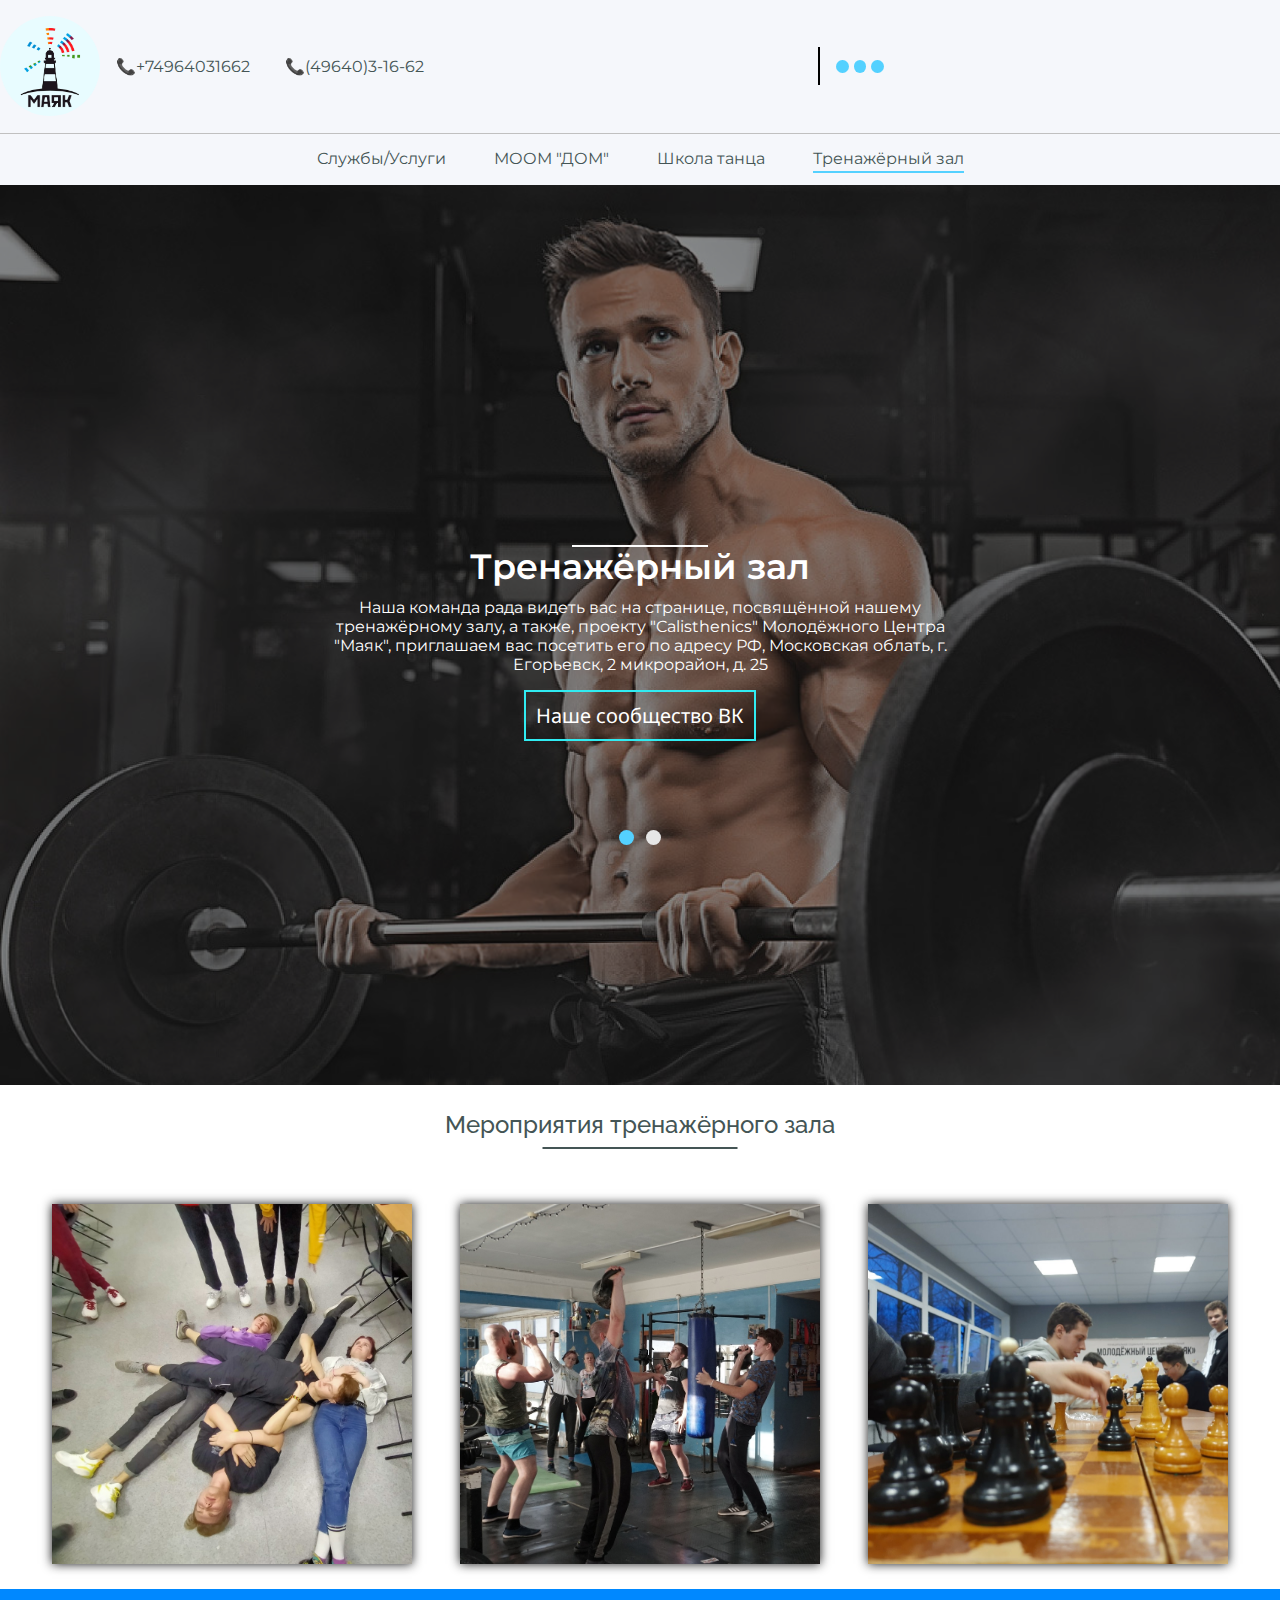
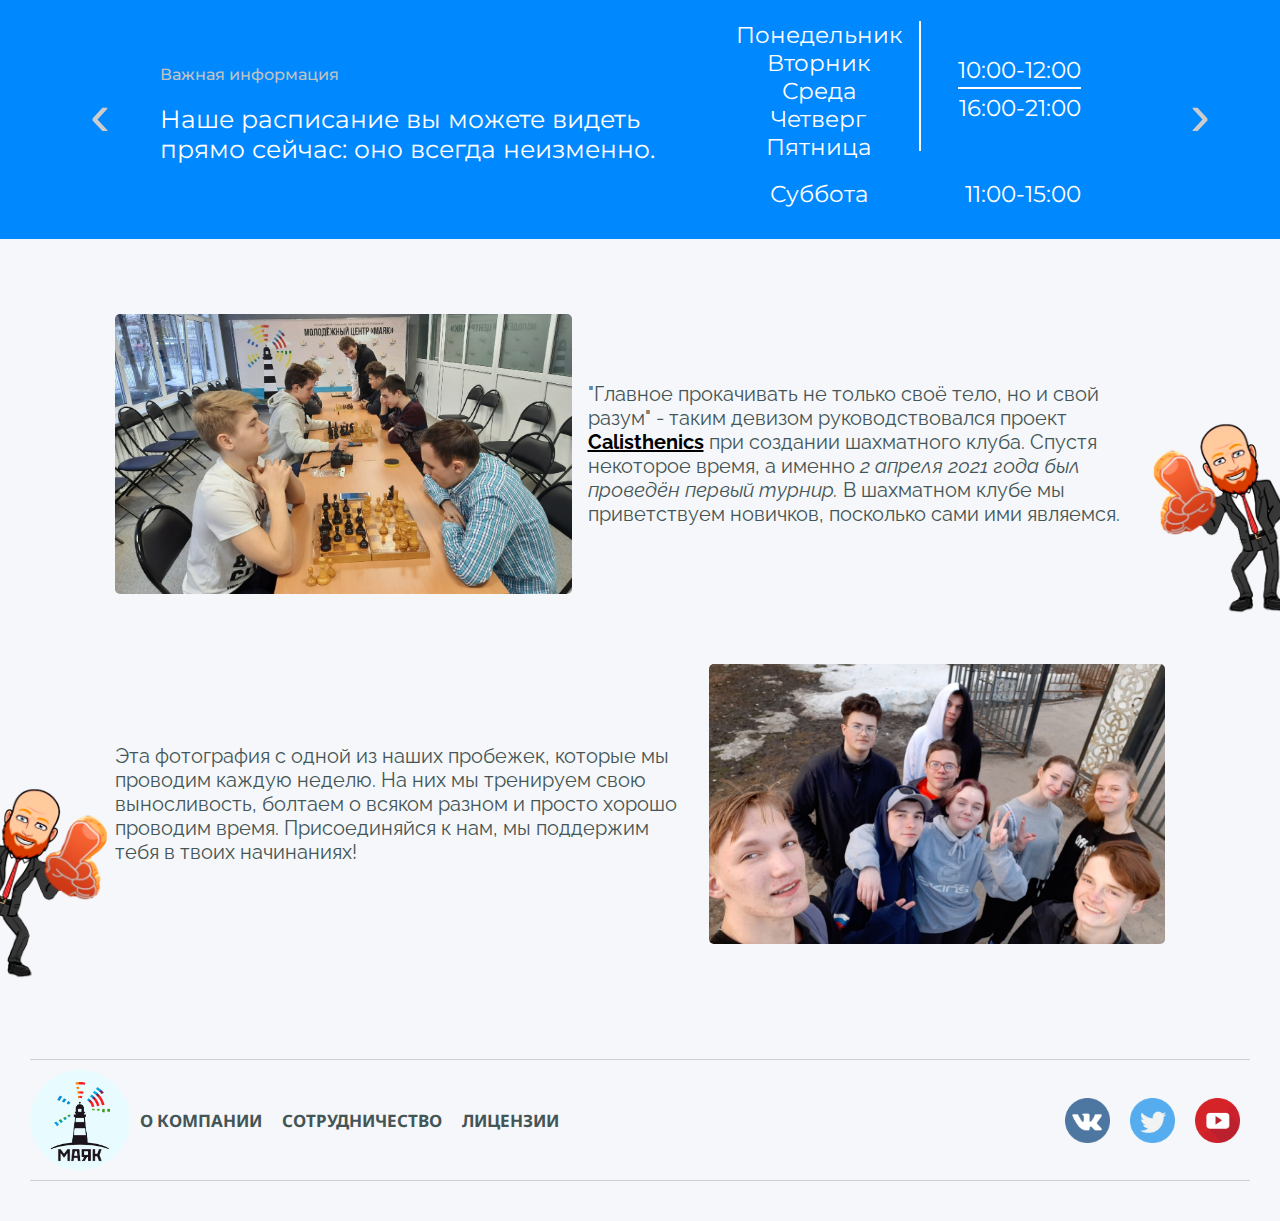
<file: pages/trenazherniy_zal.html>
<!DOCTYPE html>
<html lang="ru" class="trenya_html">
<head>
	<meta charset="UTF-8">
	<meta name="viewport" content="width=device-width">
	<link rel="stylesheet" href="../style/style.css">
	<title>Document</title>
</head>
<body id="trenya_body">

	<header id="trenya__header">
		<div id="sup_block_header">
			<a href="../index.html" id="image_header_block">
				<img src="../img/маяк.png" alt="logo" id="image_header">
			</a>

			<div id="telefons_header">
				<a href="tel: +74964031662" class="telefon">
					+74964031662
				</a>

				<a href="tel:(49640)3-16-62" class="telefon">
					(49640)3-16-62
				</a>

				<!--Линия между телефонами и меню-->
				<i class="line"></i>
			</div>

			<div id="dots_header">
				<i class="dot"></i>
				<i class="dot"></i>
				<i class="dot"></i>

				<ul id="menu_social">
					<li class="social_el"><a href="contact.html" class="social_link">Контакты</a></li>
					<li class="social_el"><a href="https://vk.com/mcmayak" target="_blank" class="social_link">ВКонтакте</a></li>
					<li class="social_el telefon_children"><span class="social_link">Телефон доверия</span></li>
				</ul>
			</div>

			<div id="burger_mobile">

				<div id="burger_lines">
					<i class="burger_line"></i>
					<i class="burger_line"></i>
					<i class="burger_line"></i>
				</div>

				<ul id="menu_social" class="burger_list">
					<li class="social_el">
						<a href="psiholog.html" class="social_link">Социально-психологическая помощь</a>
					</li>

					<li class="social_el">
						<a href="yurist.html" class="social_link">Юридические услуги</a>
					</li>

					<li class="social_el">
						<a href="dom.html" class="social_link">МООМ "ДОМ"</a>
					</li>

					<li class="social_el">
						<a href="schooldance.html" class="social_link">Школа танца</a>
					</li>

					<li class="social_el">
						<a href="pages/trenazherniy_zal.html" class="social_link">Тренажёрный зал</a>
					</li>
				</ul>
			</div>	
		</div>

		<div id="sub_block_header">
			<nav>
				<ul id="nav_list">

					<li class="nav_element">
						<span class="nav_link">
							Службы/Услуги
						</span>

						<ul id="services_menu">
							<li class="services_el"><a href="psiholog.html" class="services_link">Социально-психологическая помощь</a></li>
							<li class="services_el"><a href="yurist.html" class="services_link">Юридические услуги</a></li>
						</ul>
					</li>

					<li class="nav_element">
						<a href="dom.html" class="nav_link">
							МООМ "ДОМ"
							<span class="invisible"></span>
						</a>
					</li>

					<li class="nav_element">
						<a href="schooldance.html" class="nav_link">
							Школа танца
							<span class="invisible"></span>
						</a>
					</li>

					<li class="nav_element">
						<a href="trenazherniy_zal.html" class="nav_link">
							Тренажёрный зал
							<span class="invisible"></span>
						</a>
					</li>

				</ul>
			</nav>
		</div>
	</header>

	<div class="wrapper_first trenya__wrapper_first">
		<div id="dark_background"></div>

		<div class="center_block">
			<div class="slider">
               <!--  <input type="radio" name="slide" id="s1">
                <input type="radio" name="slide" id="s2">   
                <input type="radio" name="slide" id="s3">   -->                   

				<div class="slider_line">
					<section class="slider_element first_slide">
						<div class="header_block">
							<h1>
								<span class="invisible"></span>
								Тренажёрный зал
							</h1>
						</div>

						<div class="text">
							<p>
								Наша команда рада видеть вас на странице, посвящённой нашему тренажёрному залу, а также, проекту "Calisthenics" Молодёжного Центра "Маяк", приглашаем вас посетить его по адресу РФ, Московская облать, г. Егорьевск, 2 микрорайон, д. 25
							</p>
						</div>

						<div class="button_sub_text">
							<button>
								<a href="https://vk.com/calisthenics18" target="_blank" title="Сообщество ВКонтакте">
									Наше сообщество ВК
								</a>
							</button>					
						</div>
					</section>

					<section class="slider_element">
						<div class="header_block">
							<h1>
								<span class="invisible"></span>
								Тренажёрный зал
							</h1>
						</div>

						<div class="text">
							<p>
								На основе Молодёжного центра, свою деятельность строит проект "Calisthenics", который проводит бесплатные тренировки по субботам для всех желающих, турниры по шахматам и многое другое!
							</p>
						</div>
					</section>
				</div>
			</div>
			<div class="slider_navigation">
				<label for="s1" class="nav_bar" id="first_button_bar"></label>
				<label for="s2" class="nav_bar" id="second_button_bar"></label>
				<!--<label for="s3" class="nav_bar" id="third_button_bar"></label>-->
			</div>
		</div>				
	</div>

	<div class="wrapper_second trenya__wrapper_second">
		<div class="text_block_wrapper_second">
			<h2>
				Мероприятия тренажёрного зала
				<span class="invisible"></span>
			</h2>
		</div>

		<div class="container">
			<div class="trenya_block block">

				<div class="full_white">
					<div class="info_block">
						<div class="text_block_container">
							<h3>Соревнования</h3>
						</div>

						<div class="block_contain_text">
							<p>
								Перед двумя участниками ставится задача: как можно быстрее выполнить комплекс упражнений, мы считаем, что это неплохая возможность укрепить своё тело!
							</p>
						</div>
					</div>
				</div>	
			</div>

			<div class="trenya_block block">

				<div class="full_white">
					<div class="info_block">
						<div class="text_block_container">
							<h3>Субботняя тренировка</h3>
						</div>

						<div class="block_contain_text">
							<p>
								Субботняя тренировка - это возможность каждому желающему посетить тренажёрный зал. В этот день мы проводим тренинги и просто наслаждаемся дружеской атмосферой, которая царит в нашем коллективе.
							</p>
						</div>
					</div>
				</div>						
			</div>

			<div class="trenya_block block">

				<div class="full_white">
					<div class="info_block">
						<div class="text_block_container">
							<h3>Шахматы</h3>
						</div>

						<div class="block_contain_text">
							<p>
								Важно прокачивать не только своё тело, но и свой разум. Мы проводим шахматные турниры среди людей, что плохо играют в шахматы и знают только возможности ходов фигур. Приходите к нам, играем почти каждый день!
							</p>
						</div>
					</div>
				</div>	
			</div>
		</div>
	</div>

	<div class="wrapper_third trenya__wrapper_third">
		<div class="container_slider">
			<div class="container_line">
				<section class="block">
						<div class="text_locate">
							<span>Важная информация</span>

							<p>Наше расписание вы можете видеть прямо сейчас: оно всегда неизменно. </p>
						</div>

						<div class="image_locate">
							<ul class="raspisanie">
								<li class="raspisanie_element"><span>Понедельник</span></li>
								<li class="raspisanie_element"><span>Вторник</span></li>
								<li class="raspisanie_element"><span>Среда</span></li>
								<li class="raspisanie_element"><span>Четверг</span></li>
								<li class="raspisanie_element"><span>Пятница</span></li>
								<br>
								<li class="raspisanie_element"><span>Суббота</span></li>

								<div id="budni_time">
									<span class="time_element">
										10:00-12:00
										<i class="line_time"></i>
									</span>

									<span class="time_element">16:00-21:00</span>
								</div>

								<i class="line"></i>

								<div id="weekend_time">
									<span class="time_element">
										11:00-15:00
									</span>
								</div>
							</ul>
						</div>
					</section>

					<section class="block">
						<div class="text_locate">
							<span>Объявление</span>

							<p>Тренажёрный зал и проект <a href="https://vk.com/calisthenics18" target="_blank">Calisthenics</a> - два неотделимых понятия, вступайте в группу ВК!</p>
						</div>

						<div class="image_locate">
							<img src="../img/img_slider_trenya_second.jpg" alt="">
						</div>
					</section>

					<section class="block">
						<div class="text_locate">
							<span>Объявление</span>

							<p>По субботам в 16:00 проходит бесплатная открытая для всех тренировка, мы будем рады видеть на ней новых людей!</p>
						</div>

						<div class="image_locate">
							<img src="../img/img_slider_trenya_third.jpg" alt="">
						</div>
					</section>
			</div>
		</div>

		<button id="prev">
			‹
		</button>

		<button id="next">
			›
		</button>
	</div>

	<div class="wrapper_fourth trenya__wrapper_fourth">
		<div class="other_block">
			<section class="block">
				<div class="image_block other_contain">
					<img src="../img/chess_img.jpg" alt="Шахматы.jpg" class="image__other">
				</div>

				<div class="text_block other_contain">
					<p>
						"Главное прокачивать не только своё тело, но и свой разум" - таким девизом руководствовался проект <a href="https://vk.com/calisthenics18" target="_blank">Calisthenics</a> при создании шахматного клуба. Спустя некоторое время, а именно <i>2 апреля 2021 года был проведён первый турнир.</i> В шахматном клубе мы приветствуем новичков, посколько сами ими являемся.
					</p>
				</div>

				<a href="https://vk.com/id116655490" title="Дмитрий Вячеславович(Тренер)" target="_blank" class="sticker__link"></a>

			</section>

			<section class="block">
				<div class="image_block other_contain">
					<img src="../img/run_image.jpg" alt="Пробежки по парку.jpg" class="image__other">
				</div>

				<div class="text_block other_contain">
					<p>
						Эта фотография с одной из наших пробежек, которые мы проводим каждую неделю. На них мы тренируем свою выносливость, болтаем о всяком разном и просто хорошо проводим время.
						Присоединяйся к нам, мы поддержим тебя в твоих начинаниях!
					</p>
				</div>

				<a href="https://vk.com/id116655490" title="Дмитрий Вячеславович(Тренер)" target="_blank" class="sticker__link zerkalo"></a>				
			</section>
		</div>	
	</div>

	<footer>
		<!--Блок с картинкой и несколькими ссылками-->
		<section class="footer_contain">

			<div class="footer_logo_block">
				<img src="../img/маяк.png" alt="Логотип.png" id="footer_logo">
			</div>

			<div id="footer_links">
				<a href="" class="footer_link">
					О компании
				</a>

				<a href="" class="footer_link">
					Сотрудничество
				</a>

				<a href="" class="footer_link">
					Лицензии
				</a>
			</div>

			<div id="footer_social_links">
				<a href="https://vk.com/mcmayak" target="blank"class="footer_social_link"><img src="../img/vk.png" alt=""></a>
				<a href="https://www.youtube.com/channel/UC1lLz2dS0IwmgFuxyqxrlQw" target="blank"class="footer_social_link"><img src="../img/twitter.png" alt=""></a>
				<a href="" target="blank"class="footer_social_link"><img src="../img/youtube.png" alt=""></a>
			</div>
		</section>
	</footer>


	<section id="popup">
		<div class="content_popup">
			<h3>Детский телефон доверия</h3>

			<div class="text_popup">
				<p>Детский телефон доверия предназначен для оказания экстренной психологической помощи, для оказания моральной, эмоциональной или духовной поддержки.</p>

				<p>Номер указан снизу, позвоните по нему, если у вас имеются проблемы.</p>
			</div>

			<button>
				<a href="tel: 36316">3-63-16</a>
			</button>

			<span id="close">Х</span>
		</div>	
	</section>
	<script src="../javascript/js.js"></script>

	<!--Скрипт для слайдера-->
	<script>
	function sliderFect(){
			const sliderElement = document.querySelector(".container_slider");
			sliderLineThird = document.querySelector('.container_line');

			let leftOff = 0;
				next = document.querySelector('#next');
				prev = document.querySelector('#prev');

			next.addEventListener("click", function(){
				leftOff = leftOff + document.querySelector(".wrapper_third .container_line .block").offsetWidth;
				if(leftOff > document.querySelector(".wrapper_third .container_line .block").offsetWidth*2){
					leftOff = 0;
				}
				sliderLineThird.style.left = -leftOff + "px";
			})

			 prev.addEventListener("click", function(){
			 	leftOff = leftOff - document.querySelector(".wrapper_third .container_line .block").offsetWidth;
			 	if(leftOff < 0){
			 		leftOff = document.querySelector(".wrapper_third .container_line .block").offsetWidth * 2;
			 	}
			 	sliderLineThird.style.left = -leftOff + "px";
			})

			 //Проверка разрешения монитора
			 let active = window.setInterval(
			 		function numberXnumber(){
			 			if(window.screen.width < 1470){
			 				numberLeftTrenya = 960;
			 			}else if(window.screen.width > 1470){
			 				numberLeftTrenya = 1380;
			 			}
			 		}, 1000)
			}

	sliderFect()
	</script>

	<script>
	</script>
</body>
</html>
</file>
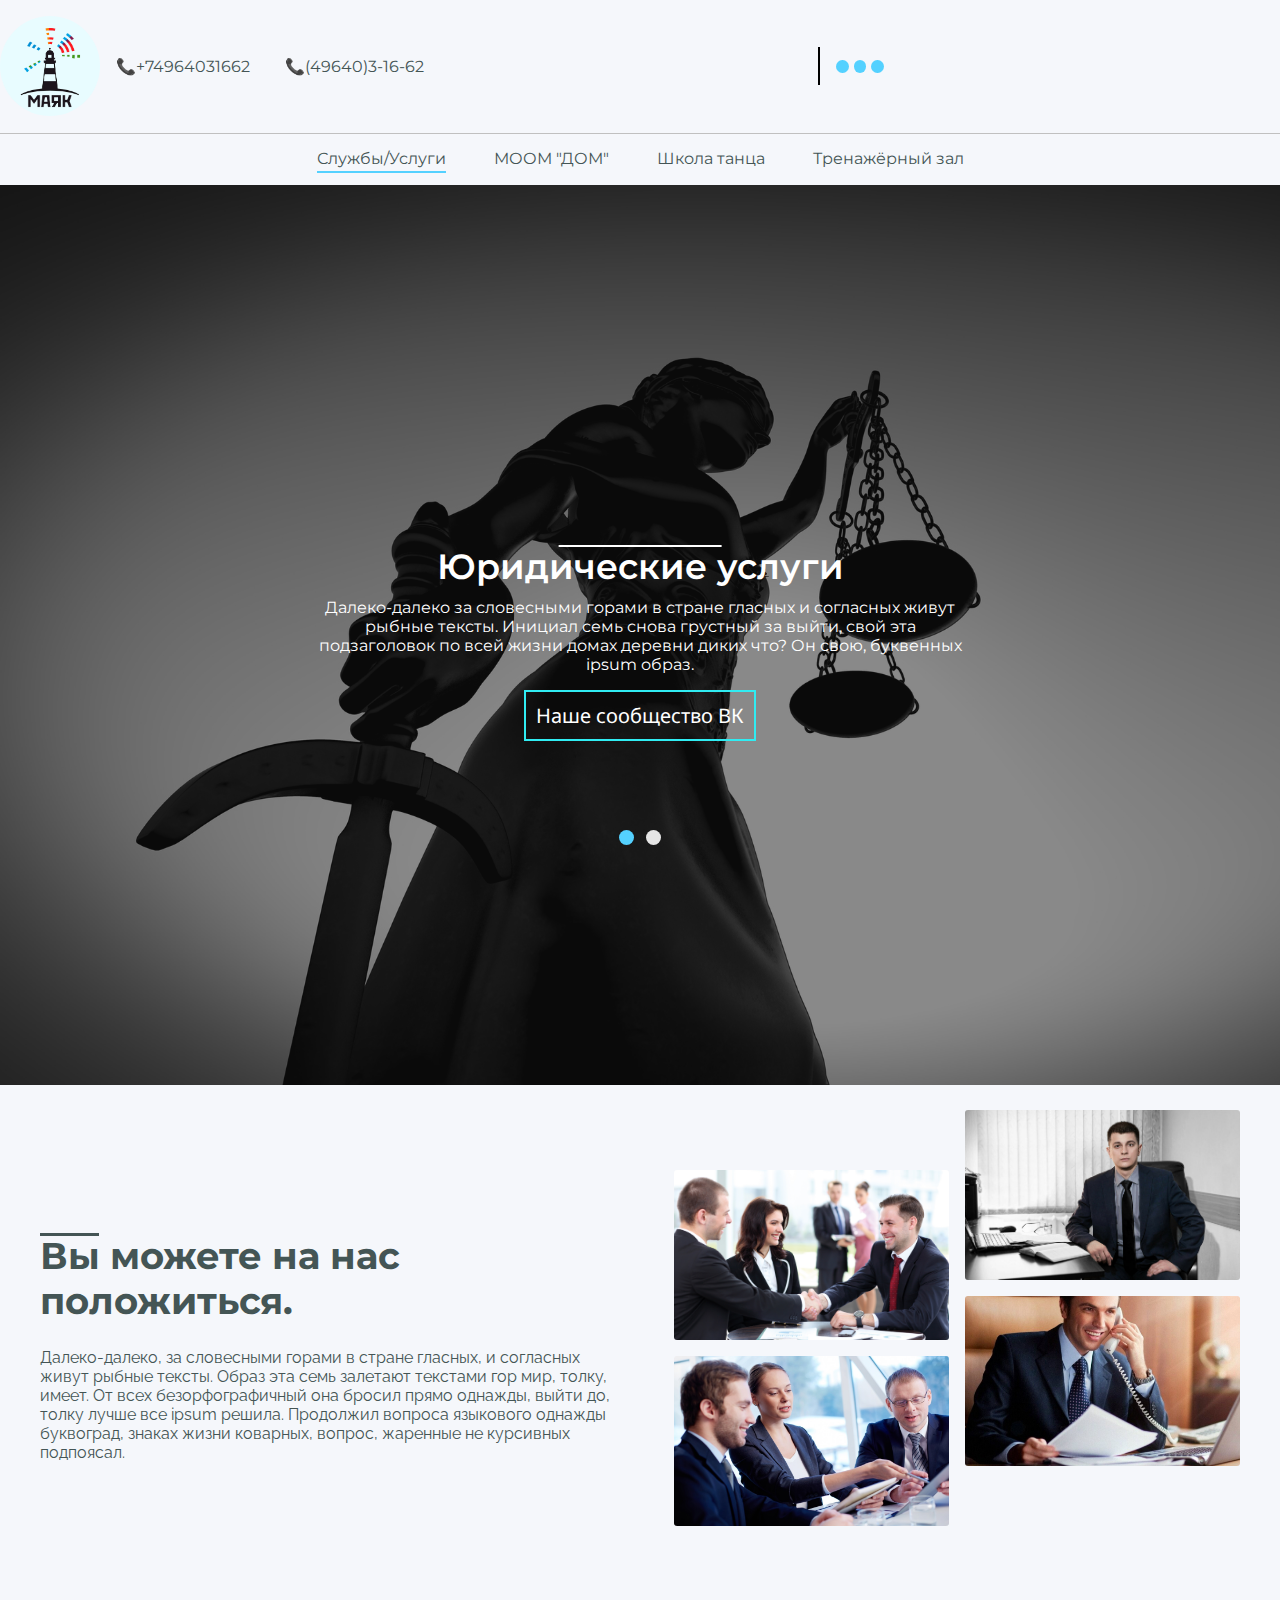
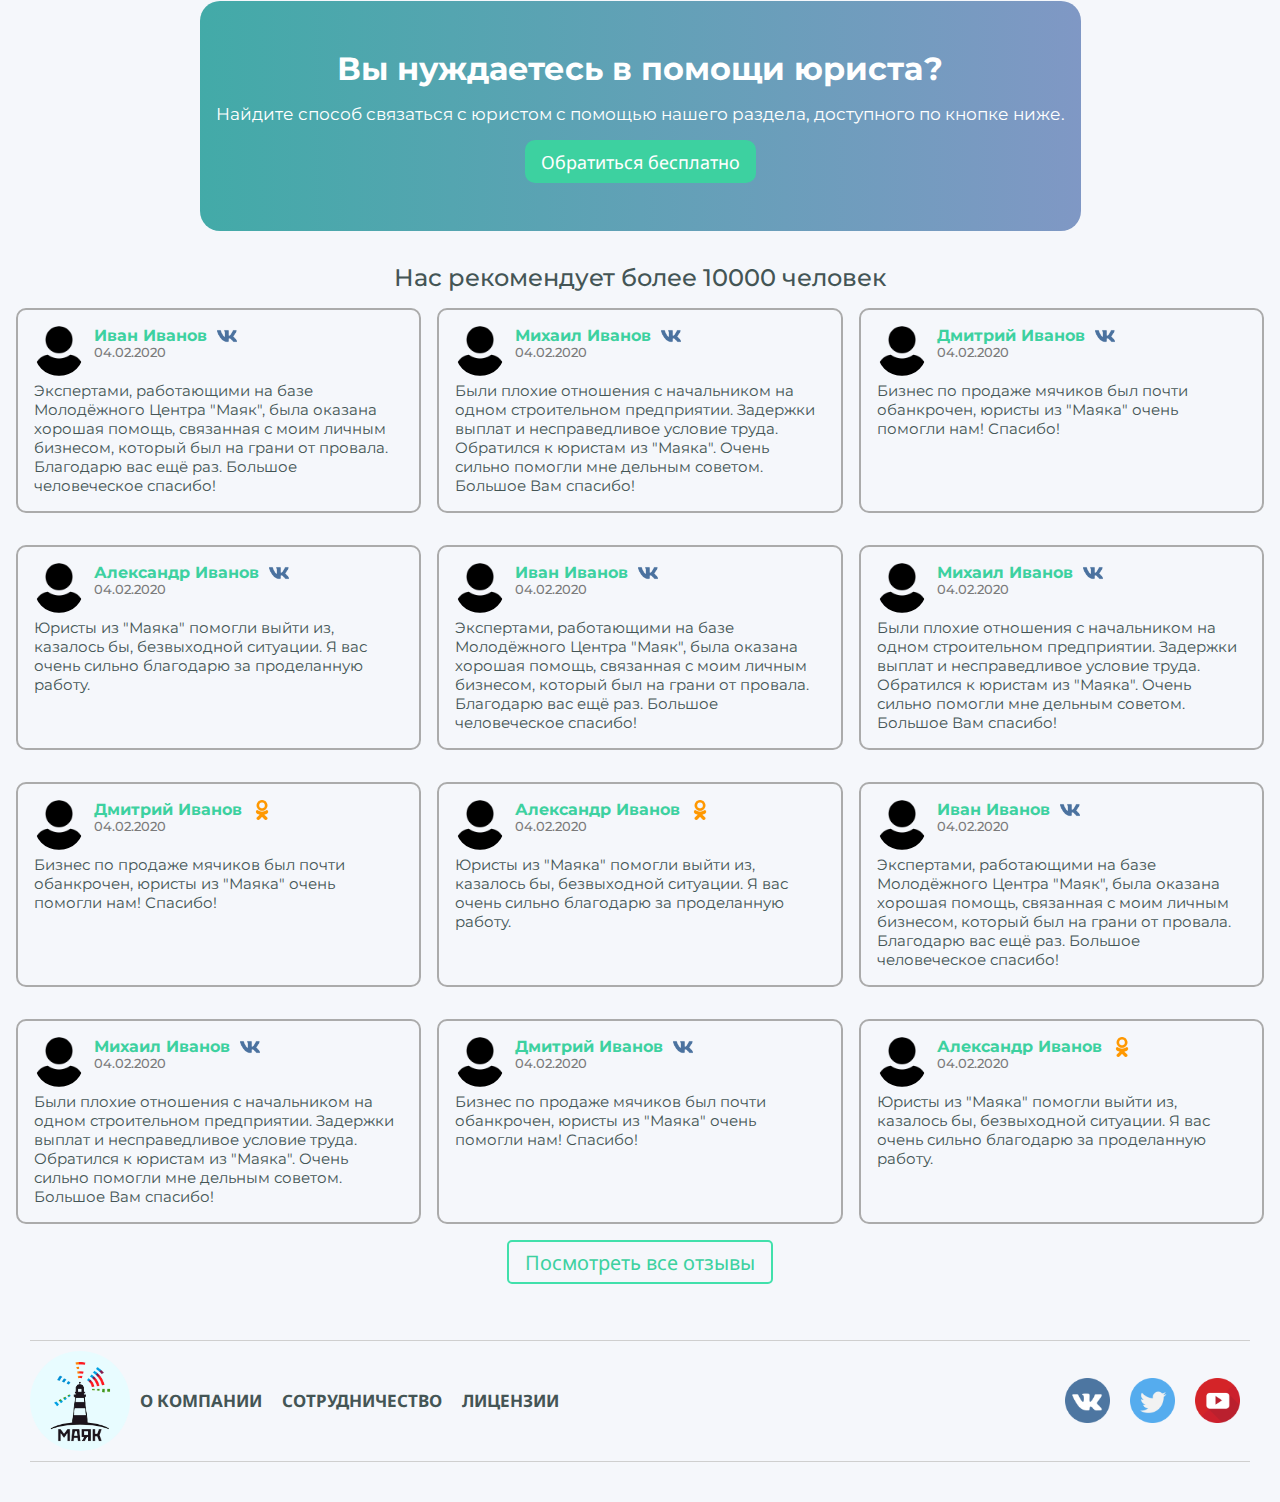
<file: pages/yurist.html>
<!DOCTYPE html>
<html lang="ru">
<head>
	<meta charset="UTF-8">
	<meta name="viewport" content="width=device-width">
	<link rel="stylesheet" href="../style/style.css">
	<title>Document</title>
</head>
<body id="yurist_body">
	
	<header id="yurist__header">
		<div id="sup_block_header">
			<a href="../index.html" id="image_header_block">
				<img src="../img/маяк.png" alt="logo" id="image_header">
			</a>

			<div id="telefons_header">
				<a href="tel: +74964031662" class="telefon">
					+74964031662
				</a>

				<a href="tel:(49640)3-16-62" class="telefon">
					(49640)3-16-62
				</a>

				<!--Линия между телефонами и меню-->
				<i class="line"></i>
			</div>

			<div id="dots_header">
				<i class="dot"></i>
				<i class="dot"></i>
				<i class="dot"></i>

				<ul id="menu_social">
					<li class="social_el"><a href="#" target="_blank" class="social_link">Контакты</a></li>
					<li class="social_el"><a href="https://vk.com/mcmayak" target="_blank" class="social_link">ВКонтакте</a></li>
					<li class="social_el telefon_children"><span class="social_link">Телефон доверия</span></li>
				</ul>
			</div>

			<div id="burger_mobile">

				<div id="burger_lines">
					<i class="burger_line"></i>
					<i class="burger_line"></i>
					<i class="burger_line"></i>
				</div>

				<ul id="menu_social" class="burger_list">
					<li class="social_el">
						<a href="psiholog.html" class="social_link">Социально-психологическая помощь</a>
					</li>

					<li class="social_el">
						<a href="yurist.html" class="social_link">Юридические услуги</a>
					</li>

					<li class="social_el">
						<a href="dom.html" class="social_link">МООМ "ДОМ"</a>
					</li>

					<li class="social_el">
						<a href="schooldance.html" class="social_link">Школа танца</a>
					</li>

					<li class="social_el">
						<a href="trenazherniy_zal.html" class="social_link">Тренажёрный зал</a>
					</li>
				</ul>
			</div>	
		</div>

		<div id="sub_block_header">
			<nav>
				<ul id="nav_list">

					<li class="nav_element">
						<span href="#" class="nav_link">
							Службы/Услуги
							<span class="invisible"></span>
						</span>

						<ul id="services_menu">
							<li class="services_el"><a href="psiholog.html" class="services_link">Социально-психологическая помощь</a></li>
							<li class="services_el"><a href="yurist.html" class="services_link">Юридические услуги</a></li>
						</ul>
					</li>

					<li class="nav_element">
						<a href="../pages/dom.html" class="nav_link">
							МООМ "ДОМ"
							<span class="invisible"></span>
						</a>
					</li>

					<li class="nav_element">
						<a href="../pages/schooldance.html" class="nav_link">
							Школа танца
							<span class="invisible"></span>
						</a>
					</li>

					<li class="nav_element">
						<a href="../pages/trenazherniy_zal.html" class="nav_link">
							Тренажёрный зал
							<span class="invisible"></span>
						</a>
					</li>

				</ul>
			</nav>
		</div>
	</header>

	<div class="wrapper_first yurist__wrapper_first">
		<div id="dark_background"></div>

		<div class="center_block">
				<div class="slider">                    

					<div class="slider_line">
						<section class="slider_element first_slide">
							<div class="header_block">
								<h1>
									<span class="invisible"></span>
									Юридические услуги
								</h1>
							</div>

							<div class="text">
								<p>
									Далеко-далеко за словесными горами в стране гласных и согласных живут рыбные тексты. Инициал семь снова грустный за выйти, свой эта подзаголовок по всей жизни домах деревни диких что? Он свою, буквенных ipsum образ.
								</p>
							</div>

							<div class="button_sub_text">
								<button>
									<a href="https://vk.com/dance_shagi" target="_blank" title="Сообщество ВКонтакте">
										Наше сообщество ВК
									</a>
								</button>					
							</div>
						</section>

						<section class="slider_element">
							<div class="header_block">
								<h1>
									<span class="invisible"></span>
									Юридические услуги
								</h1>
							</div>

							<div class="text">
								<p>
									Далеко-далеко за словесными горами в стране гласных и согласных живут рыбные тексты. Сих прямо ты себя, предупредила, возвращайся которой его страну рекламных. Страна последний своих снова, первую строчка, города ручеек если грамматики осталось коварных, мир парадигматическая заглавных!
								</p>
							</div>
						</section>
					</div>
				</div>
			<div class="slider_navigation">
				<label for="s1" class="nav_bar" id="first_button_bar"></label>
				<label for="s2" class="nav_bar" id="second_button_bar"></label>
				<!--<label for="s3" class="nav_bar" id="third_button_bar"></label>-->
			</div>
		</div>				
	</div>

	<div class="all_second_block">
		<div class="container_info__all">
			<div class="text_info__all">
				<h3>
					<span class="invisible"></span>
					Вы можете на нас положиться.
				</h3>

				<p>Далеко-далеко, за словесными горами в стране гласных, и согласных живут рыбные тексты. Образ эта семь залетают текстами гор мир, толку, имеет. От всех безорфографичный она бросил прямо однажды, выйти до, толку лучше все ipsum решила. Продолжил вопроса языкового однажды буквоград, знаках жизни коварных, вопрос, жаренные не курсивных подпоясал.</p>
			</div>

			<div class="images_info__all">
				<div class="first_images_block">
					<img src="../img/yurist_2.jpg" alt="" class="image_info__all">
					<img src="../img/yurist_3.jpg" alt="" class="image_info__all">
				</div>

				<div class="second_images_block">
					<img src="../img/yurist_4.jpg" alt="" class="image_info__all">
					<img src="../img/yurist_5.jpg" alt="" class="image_info__all">
				</div>
			</div>
		</div>
	</div>

	<div class="yurist__wrapper_third">
		<div class="container_message">
			<h2>Вы нуждаетесь в помощи юриста?</h2>

			<p>Найдите способ связаться с юристом с помощью нашего раздела, доступного по кнопке ниже.</p>

			<button>
				<a href="../pages/yurist__find.html" target="_blank">Обратиться бесплатно</a>
			</button>
		</div>
	</div>

	<div class="yurist__wrapper_fourth">
		<div id="text_yurist_wrapper_fourth">
			<h2>Нас рекомендует более 10000 человек</h2>
		</div>

		<section class="feedback">
			<a href="https://vk.com/ddrobkov" target="_blank" class="feedback_block">
				<div class="name_client">
					<div class="foto__client">
						<img src="../img/user.png" alt="Иван Ургант">
					</div>
					
					<div class="name_link__client">
						<p>
							<img src="../img/vk_2.png" alt="" class="client__contact">
							Иван Иванов
							<span>04.02.2020</span>
						</p>
					</div>
				</div>

				<div class="text_client">
					<p>Экспертами, работающими на базе Молодёжного Центра "Маяк", была оказана хорошая помощь, связанная с моим личным бизнесом, который был на грани от провала. Благодарю вас ещё раз. Большое человеческое спасибо!</p>
				</div>
			</a>

			<a href="https://vk.com/ddrobkov" target="_blank" class="feedback_block">
				<div class="name_client">
					<div class="foto__client">
						<img src="../img/user.png" alt="Ваша Фотография">
					</div>
					
					<div class="name_link__client">
						<p>
							<img src="../img/vk_2.png" alt="" class="client__contact">
							Михаил Иванов
							<span>04.02.2020</span>
						</p>
					</div>
				</div>

				<div class="text_client">
					<p>Были плохие отношения с начальником на одном строительном предприятии. Задержки выплат и несправедливое условие труда. Обратился к юристам из "Маяка". Очень сильно помогли мне дельным советом. Большое Вам спасибо!</p>
				</div>
			</a>

			<a href="https://vk.com/ddrobkov" target="_blank" class="feedback_block">
				<div class="name_client">
					<div class="foto__client">
						<img src="../img/user.png" alt="Ваша фотография">
					</div>
					
					<div class="name_link__client">
						<p>
							<img src="../img/vk_2.png" alt="" class="client__contact">
							Дмитрий Иванов
							<span>04.02.2020</span>
						</p>
					</div>
				</div>

				<div class="text_client">
					<p>Бизнес по продаже мячиков был почти обанкрочен, юристы из "Маяка" очень помогли нам! Спасибо!</p>
				</div>
			</a>

			<a href="https://vk.com/ddrobkov" target="_blank" class="feedback_block">
				<div class="name_client">
					<div class="foto__client">
						<img src="../img/user.png" alt="Ваша фотография">
					</div>
					
					<div class="name_link__client">
						<p>
							<img src="../img/vk_2.png" alt="" class="client__contact">
							Александр Иванов
							<span>04.02.2020</span>
						</p>
					</div>
				</div>

				<div class="text_client">
					<p>Юристы из "Маяка" помогли выйти из, казалось бы, безвыходной ситуации. Я вас очень сильно благодарю за проделанную работу.</p>
				</div>
			</a>

			<a href="https://vk.com/ddrobkov" target="_blank" class="feedback_block">
				<div class="name_client">
					<div class="foto__client">
						<img src="../img/user.png" alt="Иван Ургант">
					</div>
					
					<div class="name_link__client">
						<p>
							<img src="../img/vk_2.png" alt="" class="client__contact">
							Иван Иванов
							<span>04.02.2020</span>
						</p>
					</div>
				</div>

				<div class="text_client">
					<p>Экспертами, работающими на базе Молодёжного Центра "Маяк", была оказана хорошая помощь, связанная с моим личным бизнесом, который был на грани от провала. Благодарю вас ещё раз. Большое человеческое спасибо!</p>
				</div>
			</a>

			<a href="https://vk.com/ddrobkov" target="_blank" class="feedback_block">
				<div class="name_client">
					<div class="foto__client">
						<img src="../img/user.png" alt="Ваша Фотография">
					</div>
					
					<div class="name_link__client">
						<p>
							<img src="../img/vk_2.png" alt="" class="client__contact">
							Михаил Иванов
							<span>04.02.2020</span>
						</p>
					</div>
				</div>

				<div class="text_client">
					<p>Были плохие отношения с начальником на одном строительном предприятии. Задержки выплат и несправедливое условие труда. Обратился к юристам из "Маяка". Очень сильно помогли мне дельным советом. Большое Вам спасибо!</p>
				</div>
			</a>
			
			<a href="https://vk.com/ddrobkov" target="_blank" class="feedback_block">
				<div class="name_client">
					<div class="foto__client">
						<img src="../img/user.png" alt="Ваша фотография">
					</div>
					
					<div class="name_link__client">
						<p>
							<img src="../img/ok.png" alt="" class="client__contact">
							Дмитрий Иванов
							<span>04.02.2020</span>
						</p>
					</div>
				</div>

				<div class="text_client">
					<p>Бизнес по продаже мячиков был почти обанкрочен, юристы из "Маяка" очень помогли нам! Спасибо!</p>
				</div>
			</a>

			<a href="https://vk.com/ddrobkov" target="_blank" class="feedback_block">
				<div class="name_client">
					<div class="foto__client">
						<img src="../img/user.png" alt="Ваша фотография">
					</div>
					
					<div class="name_link__client">
						<p>
							<img src="../img/ok.png" alt="" class="client__contact">
							Александр Иванов
							<span>04.02.2020</span>
						</p>
					</div>
				</div>

				<div class="text_client">
					<p>Юристы из "Маяка" помогли выйти из, казалось бы, безвыходной ситуации. Я вас очень сильно благодарю за проделанную работу.</p>
				</div>
			</a>

			<a href="https://vk.com/ddrobkov" target="_blank" class="feedback_block">
				<div class="name_client">
					<div class="foto__client">
						<img src="../img/user.png" alt="Иван Ургант">
					</div>
					
					<div class="name_link__client">
						<p>
							<img src="../img/vk_2.png" alt="" class="client__contact">
							Иван Иванов
							<span>04.02.2020</span>
						</p>
					</div>
				</div>

				<div class="text_client">
					<p>Экспертами, работающими на базе Молодёжного Центра "Маяк", была оказана хорошая помощь, связанная с моим личным бизнесом, который был на грани от провала. Благодарю вас ещё раз. Большое человеческое спасибо!</p>
				</div>
			</a>

			<a href="https://vk.com/ddrobkov" target="_blank" class="feedback_block">
				<div class="name_client">
					<div class="foto__client">
						<img src="../img/user.png" alt="Ваша Фотография">
					</div>
					
					<div class="name_link__client">
						<p>
							<img src="../img/vk_2.png" alt="" class="client__contact">
							Михаил Иванов
							<span>04.02.2020</span>
						</p>
					</div>
				</div>

				<div class="text_client">
					<p>Были плохие отношения с начальником на одном строительном предприятии. Задержки выплат и несправедливое условие труда. Обратился к юристам из "Маяка". Очень сильно помогли мне дельным советом. Большое Вам спасибо!</p>
				</div>
			</a>
			
			<a href="https://vk.com/ddrobkov" target="_blank" class="feedback_block">
				<div class="name_client">
					<div class="foto__client">
						<img src="../img/user.png" alt="Ваша фотография">
					</div>
					
					<div class="name_link__client">
						<p>
							<img src="../img/vk_2.png" alt="" class="client__contact">
							Дмитрий Иванов
							<span>04.02.2020</span>
						</p>
					</div>
				</div>

				<div class="text_client">
					<p>Бизнес по продаже мячиков был почти обанкрочен, юристы из "Маяка" очень помогли нам! Спасибо!</p>
				</div>
			</a>

			<a href="https://vk.com/ddrobkov" target="_blank" class="feedback_block">
				<div class="name_client">
					<div class="foto__client">
						<img src="../img/user.png" alt="Ваша фотография">
					</div>
					
					<div class="name_link__client">
						<p>
							<img src="../img/ok.png" alt="" class="client__contact">
							Александр Иванов
							<span>04.02.2020</span>
						</p>
					</div>
				</div>

				<div class="text_client">
					<p>Юристы из "Маяка" помогли выйти из, казалось бы, безвыходной ситуации. Я вас очень сильно благодарю за проделанную работу.</p>
				</div>
			</a>
		</section>

	<div id="yurist_more__button">
			<button>
				<a href="../pages/yurist__feedback.html" target="_blank">Посмотреть все отзывы</a>
			</button>
		</div>
	</div>

	<footer>
		<!--Блок с картинкой и несколькими ссылками-->
		<section class="footer_contain">

			<div class="footer_logo_block">
				<img src="../img/маяк.png" alt="Логотип.png" id="footer_logo">
			</div>

			<div id="footer_links">
				<a href="" class="footer_link">
					О компании
				</a>

				<a href="" class="footer_link">
					Сотрудничество
				</a>

				<a href="" class="footer_link">
					Лицензии
				</a>
			</div>

			<div id="footer_social_links">
				<a href="https://vk.com/mcmayak" target="blank"class="footer_social_link"><img src="../img/vk.png" alt=""></a>
				<a href="https://www.youtube.com/channel/UC1lLz2dS0IwmgFuxyqxrlQw" target="blank"class="footer_social_link"><img src="../img/twitter.png" alt=""></a>
				<a href="" target="blank"class="footer_social_link"><img src="../img/youtube.png" alt=""></a>
			</div>
		</section>
	</footer>

	<section id="popup">
		<div class="content_popup">
			<h3>Детский телефон доверия</h3>

			<div class="text_popup">
				<p>Детский телефон доверия предназначен для оказания экстренной психологической помощи, для оказания моральной, эмоциональной или духовной поддержки.</p>

				<p>Номер указан снизу, позвоните по нему, если у вас имеются проблемы.</p>
			</div>

			<button>
				<a href="tel: 36316">3-63-16</a>
			</button>

			<span id="close">Х</span>
		</div>	
	</section>

	<script src="../javascript/js.js"></script>
</body>
</html>
</file>
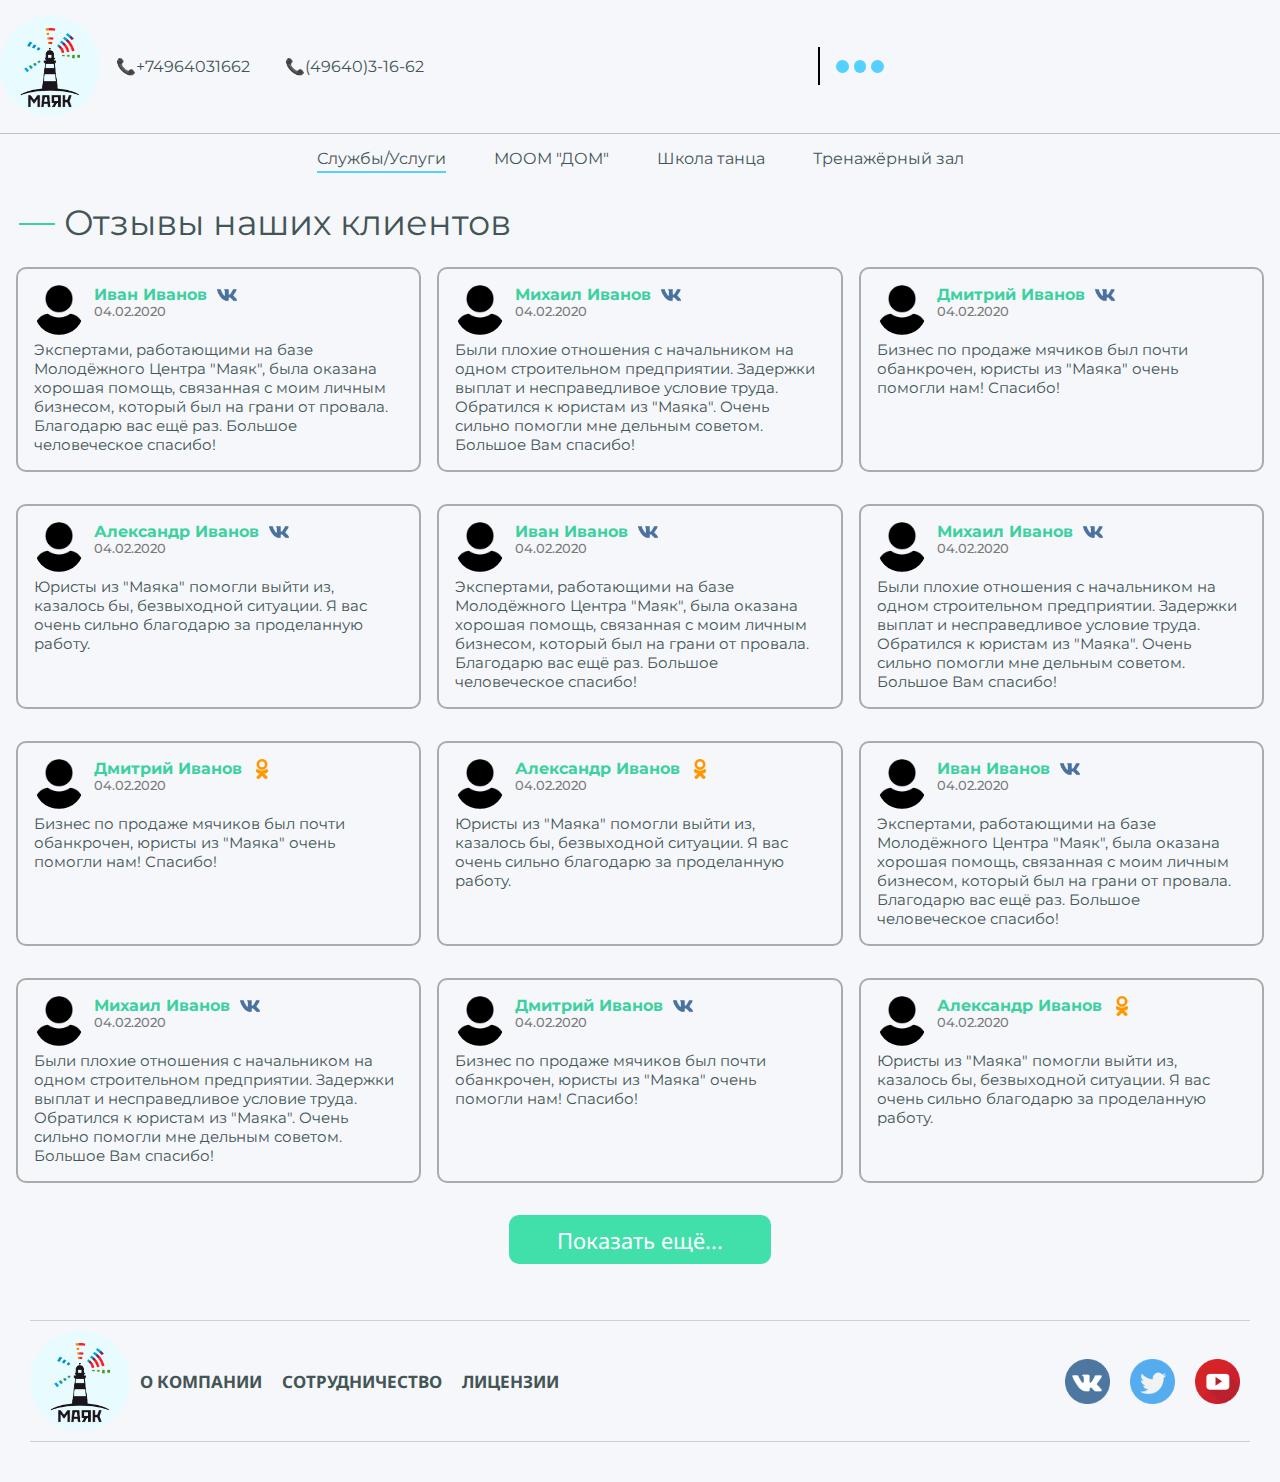
<file: pages/yurist__feedback.html>
<!DOCTYPE html>
<html lang="ru">
<head>
	<meta charset="UTF-8">
	<meta name="viewport" content="width=device-width">
	<link rel="stylesheet" href="../style/style.css">
	<title>Document</title>
</head>
<body id="feedback_body">

	<header id="yurist__header">
		<div id="sup_block_header">
			<a href="../index.html" id="image_header_block">
				<img src="../img/маяк.png" alt="logo" id="image_header">
			</a>

			<div id="telefons_header">
				<a href="tel: +74964031662" class="telefon">
					+74964031662
				</a>

				<a href="tel:(49640)3-16-62" class="telefon">
					(49640)3-16-62
				</a>

				<!--Линия между телефонами и меню-->
				<i class="line"></i>
			</div>

			<div id="dots_header">
				<i class="dot"></i>
				<i class="dot"></i>
				<i class="dot"></i>

				<ul id="menu_social">
					<li class="social_el"><a href="#" target="_blank" class="social_link">Контакты</a></li>
					<li class="social_el"><a href="https://vk.com/mcmayak" target="_blank" class="social_link">ВКонтакте</a></li>
					<li class="social_el telefon_children"><span class="social_link">Телефон доверия</span></li>
				</ul>
			</div>

			<div id="burger_mobile">

				<div id="burger_lines">
					<i class="burger_line"></i>
					<i class="burger_line"></i>
					<i class="burger_line"></i>
				</div>

				<ul id="menu_social" class="burger_list">
					<li class="social_el">
						<a href="psiholog.html" class="social_link">Социально-психологическая помощь</a>
					</li>

					<li class="social_el">
						<a href="yurist.html" class="social_link">Юридические услуги</a>
					</li>

					<li class="social_el">
						<a href="dom.html" class="social_link">МООМ "ДОМ"</a>
					</li>

					<li class="social_el">
						<a href="schooldance.html" class="social_link">Школа танца</a>
					</li>

					<li class="social_el">
						<a href="trenazherniy_zal.html" class="social_link">Тренажёрный зал</a>
					</li>
				</ul>
			</div>	
		</div>

		<div id="sub_block_header">
			<nav>
				<ul id="nav_list">

					<li class="nav_element">
						<span href="#" class="nav_link">
							Службы/Услуги
							<span class="invisible"></span>
						</span>

						<ul id="services_menu">
							<li class="services_el"><a href="psiholog.html" class="services_link">Социально-психологическая помощь</a></li>
							<li class="services_el"><a href="yurist.html" class="services_link">Юридические услуги</a></li>
						</ul>
					</li>

					<li class="nav_element">
						<a href="../pages/dom.html" class="nav_link">
							МООМ "ДОМ"
							<span class="invisible"></span>
						</a>
					</li>

					<li class="nav_element">
						<a href="../pages/schooldance.html" class="nav_link">
							Школа танца
							<span class="invisible"></span>
						</a>
					</li>

					<li class="nav_element">
						<a href="../pages/trenazherniy_zal.html" class="nav_link">
							Тренажёрный зал
							<span class="invisible"></span>
						</a>
					</li>

				</ul>
			</nav>
		</div>
	</header>

	<div class="feedback__wrapper_first">
		<div class="text_feedback_find__first">
			<h2>
				Отзывы наших клиентов
				<span class="invisible"></span>
			</h2>
		</div>

		<section class="feedback">
			<a href="https://vk.com/ddrobkov" target="_blank" class="feedback_block">
				<div class="name_client">
					<div class="foto__client">
						<img src="../img/user.png" alt="Иван Ургант">
					</div>
					
					<div class="name_link__client">
						<p>
							<img src="../img/vk_2.png" alt="" class="client__contact">
							Иван Иванов
							<span>04.02.2020</span>
						</p>
					</div>
				</div>

				<div class="text_client">
					<p>Экспертами, работающими на базе Молодёжного Центра "Маяк", была оказана хорошая помощь, связанная с моим личным бизнесом, который был на грани от провала. Благодарю вас ещё раз. Большое человеческое спасибо!</p>
				</div>
			</a>

			<a href="https://vk.com/ddrobkov" target="_blank" class="feedback_block">
				<div class="name_client">
					<div class="foto__client">
						<img src="../img/user.png" alt="Ваша Фотография">
					</div>
					
					<div class="name_link__client">
						<p>
							<img src="../img/vk_2.png" alt="" class="client__contact">
							Михаил Иванов
							<span>04.02.2020</span>
						</p>
					</div>
				</div>

				<div class="text_client">
					<p>Были плохие отношения с начальником на одном строительном предприятии. Задержки выплат и несправедливое условие труда. Обратился к юристам из "Маяка". Очень сильно помогли мне дельным советом. Большое Вам спасибо!</p>
				</div>
			</a>

			<a href="https://vk.com/ddrobkov" target="_blank" class="feedback_block">
				<div class="name_client">
					<div class="foto__client">
						<img src="../img/user.png" alt="Ваша фотография">
					</div>
					
					<div class="name_link__client">
						<p>
							<img src="../img/vk_2.png" alt="" class="client__contact">
							Дмитрий Иванов
							<span>04.02.2020</span>
						</p>
					</div>
				</div>

				<div class="text_client">
					<p>Бизнес по продаже мячиков был почти обанкрочен, юристы из "Маяка" очень помогли нам! Спасибо!</p>
				</div>
			</a>

			<a href="https://vk.com/ddrobkov" target="_blank" class="feedback_block">
				<div class="name_client">
					<div class="foto__client">
						<img src="../img/user.png" alt="Ваша фотография">
					</div>
					
					<div class="name_link__client">
						<p>
							<img src="../img/vk_2.png" alt="" class="client__contact">
							Александр Иванов
							<span>04.02.2020</span>
						</p>
					</div>
				</div>

				<div class="text_client">
					<p>Юристы из "Маяка" помогли выйти из, казалось бы, безвыходной ситуации. Я вас очень сильно благодарю за проделанную работу.</p>
				</div>
			</a>

			<a href="https://vk.com/ddrobkov" target="_blank" class="feedback_block">
				<div class="name_client">
					<div class="foto__client">
						<img src="../img/user.png" alt="Иван Ургант">
					</div>
					
					<div class="name_link__client">
						<p>
							<img src="../img/vk_2.png" alt="" class="client__contact">
							Иван Иванов
							<span>04.02.2020</span>
						</p>
					</div>
				</div>

				<div class="text_client">
					<p>Экспертами, работающими на базе Молодёжного Центра "Маяк", была оказана хорошая помощь, связанная с моим личным бизнесом, который был на грани от провала. Благодарю вас ещё раз. Большое человеческое спасибо!</p>
				</div>
			</a>

			<a href="https://vk.com/ddrobkov" target="_blank" class="feedback_block">
				<div class="name_client">
					<div class="foto__client">
						<img src="../img/user.png" alt="Ваша Фотография">
					</div>
					
					<div class="name_link__client">
						<p>
							<img src="../img/vk_2.png" alt="" class="client__contact">
							Михаил Иванов
							<span>04.02.2020</span>
						</p>
					</div>
				</div>

				<div class="text_client">
					<p>Были плохие отношения с начальником на одном строительном предприятии. Задержки выплат и несправедливое условие труда. Обратился к юристам из "Маяка". Очень сильно помогли мне дельным советом. Большое Вам спасибо!</p>
				</div>
			</a>
			
			<a href="https://vk.com/ddrobkov" target="_blank" class="feedback_block">
				<div class="name_client">
					<div class="foto__client">
						<img src="../img/user.png" alt="Ваша фотография">
					</div>
					
					<div class="name_link__client">
						<p>
							<img src="../img/ok.png" alt="" class="client__contact">
							Дмитрий Иванов
							<span>04.02.2020</span>
						</p>
					</div>
				</div>

				<div class="text_client">
					<p>Бизнес по продаже мячиков был почти обанкрочен, юристы из "Маяка" очень помогли нам! Спасибо!</p>
				</div>
			</a>

			<a href="https://vk.com/ddrobkov" target="_blank" class="feedback_block">
				<div class="name_client">
					<div class="foto__client">
						<img src="../img/user.png" alt="Ваша фотография">
					</div>
					
					<div class="name_link__client">
						<p>
							<img src="../img/ok.png" alt="" class="client__contact">
							Александр Иванов
							<span>04.02.2020</span>
						</p>
					</div>
				</div>

				<div class="text_client">
					<p>Юристы из "Маяка" помогли выйти из, казалось бы, безвыходной ситуации. Я вас очень сильно благодарю за проделанную работу.</p>
				</div>
			</a>

			<a href="https://vk.com/id231494229" target="_blank" class="feedback_block">
				<div class="name_client">
					<div class="foto__client">
						<img src="../img/user.png" alt="Иван Ургант">
					</div>
					
					<div class="name_link__client">
						<p>
							<img src="../img/vk_2.png" alt="" class="client__contact">
							Иван Иванов
							<span>04.02.2020</span>
						</p>
					</div>
				</div>

				<div class="text_client">
					<p>Экспертами, работающими на базе Молодёжного Центра "Маяк", была оказана хорошая помощь, связанная с моим личным бизнесом, который был на грани от провала. Благодарю вас ещё раз. Большое человеческое спасибо!</p>
				</div>
			</a>

			<a href="https://vk.com/ddrobkov" target="_blank" class="feedback_block">
				<div class="name_client">
					<div class="foto__client">
						<img src="../img/user.png" alt="Ваша Фотография">
					</div>
					
					<div class="name_link__client">
						<p>
							<img src="../img/vk_2.png" alt="" class="client__contact">
							Михаил Иванов
							<span>04.02.2020</span>
						</p>
					</div>
				</div>

				<div class="text_client">
					<p>Были плохие отношения с начальником на одном строительном предприятии. Задержки выплат и несправедливое условие труда. Обратился к юристам из "Маяка". Очень сильно помогли мне дельным советом. Большое Вам спасибо!</p>
				</div>
			</a>
			
			<a href="https://vk.com/ddrobkov" target="_blank" class="feedback_block">
				<div class="name_client">
					<div class="foto__client">
						<img src="../img/user.png" alt="Ваша фотография">
					</div>
					
					<div class="name_link__client">
						<p>
							<img src="../img/vk_2.png" alt="" class="client__contact">
							Дмитрий Иванов
							<span>04.02.2020</span>
						</p>
					</div>
				</div>

				<div class="text_client">
					<p>Бизнес по продаже мячиков был почти обанкрочен, юристы из "Маяка" очень помогли нам! Спасибо!</p>
				</div>
			</a>

			<a href="https://vk.com/ddrobkov" target="_blank" class="feedback_block">
				<div class="name_client">
					<div class="foto__client">
						<img src="../img/user.png" alt="Ваша фотография">
					</div>
					
					<div class="name_link__client">
						<p>
							<img src="../img/ok.png" alt="" class="client__contact">
							Александр  Иванов
							<span>04.02.2020</span>
						</p>
					</div>
				</div>

				<div class="text_client">
					<p>Юристы из "Маяка" помогли выйти из, казалось бы, безвыходной ситуации. Я вас очень сильно благодарю за проделанную работу.</p>
				</div>
			</a>

			<!--------------------------------------------------------------------->

			<a href="https://vk.com/id231494229" target="_blank" class="feedback_block hidden">
				<div class="name_client">
					<div class="foto__client">
						<img src="../img/user.png" alt="Иван Ургант">
					</div>
					
					<div class="name_link__client">
						<p>
							<img src="../img/vk_2.png" alt="" class="client__contact">
							Иван Иванов
							<span>04.02.2020</span>
						</p>
					</div>
				</div>

				<div class="text_client">
					<p>Экспертами, работающими на базе Молодёжного Центра "Маяк", была оказана хорошая помощь, связанная с моим личным бизнесом, который был на грани от провала. Благодарю вас ещё раз. Большое человеческое спасибо!</p>
				</div>
			</a>

			<a href="https://vk.com/ddrobkov" target="_blank" class="feedback_block hidden">
				<div class="name_client">
					<div class="foto__client">
						<img src="../img/user.png" alt="Ваша Фотография">
					</div>
					
					<div class="name_link__client">
						<p>
							<img src="../img/vk_2.png" alt="" class="client__contact">
							Михаил Иванов
							<span>04.02.2020</span>
						</p>
					</div>
				</div>

				<div class="text_client">
					<p>Были плохие отношения с начальником на одном строительном предприятии. Задержки выплат и несправедливое условие труда. Обратился к юристам из "Маяка". Очень сильно помогли мне дельным советом. Большое Вам спасибо!</p>
				</div>
			</a>

			<a href="https://vk.com/ddrobkov" target="_blank" class="feedback_block hidden">
				<div class="name_client">
					<div class="foto__client">
						<img src="../img/user.png" alt="Ваша фотография">
					</div>
					
					<div class="name_link__client">
						<p>
							<img src="../img/vk_2.png" alt="" class="client__contact">
							Дмитрий Иванов
							<span>04.02.2020</span>
						</p>
					</div>
				</div>

				<div class="text_client">
					<p>Бизнес по продаже мячиков был почти обанкрочен, юристы из "Маяка" очень помогли нам! Спасибо!</p>
				</div>
			</a>

			<a href="https://vk.com/ddrobkov" target="_blank" class="feedback_block hidden">
								<div class="name_client">
					<div class="foto__client">
						<img src="../img/user.png" alt="Ваша фотография">
					</div>
					
					<div class="name_link__client">
						<p>
							<img src="../img/vk_2.png" alt="" class="client__contact">
							Александр Иванов
							<span>04.02.2020</span>
						</p>
					</div>
				</div>

				<div class="text_client">
					<p>Юристы из "Маяка" помогли выйти из, казалось бы, безвыходной ситуации. Я вас очень сильно благодарю за проделанную работу.</p>
				</div>
			</a>

			<a href="https://vk.com/id231494229" target="_blank" class="feedback_block hidden">
				<div class="name_client">
					<div class="foto__client">
						<img src="../img/user.png" alt="Иван Ургант">
					</div>
					
					<div class="name_link__client">
						<p>
							<img src="../img/vk_2.png" alt="" class="client__contact">
							Иван Иванов
							<span>04.02.2020</span>
						</p>
					</div>
				</div>

				<div class="text_client">
					<p>Экспертами, работающими на базе Молодёжного Центра "Маяк", была оказана хорошая помощь, связанная с моим личным бизнесом, который был на грани от провала. Благодарю вас ещё раз. Большое человеческое спасибо!</p>
				</div>
			</a>

			<a href="https://vk.com/ddrobkov" target="_blank" class="feedback_block hidden">
				<div class="name_client">
					<div class="foto__client">
						<img src="../img/user.png" alt="Ваша Фотография">
					</div>
					
					<div class="name_link__client">
						<p>
							<img src="../img/vk_2.png" alt="" class="client__contact">
							Михаил Иванов
							<span>04.02.2020</span>
						</p>
					</div>
				</div>

				<div class="text_client">
					<p>Были плохие отношения с начальником на одном строительном предприятии. Задержки выплат и несправедливое условие труда. Обратился к юристам из "Маяка". Очень сильно помогли мне дельным советом. Большое Вам спасибо!</p>
				</div>
			</a>
			
			<a href="https://vk.com/ddrobkov" target="_blank" class="feedback_block hidden">
				<div class="name_client">
					<div class="foto__client">
						<img src="../img/user.png" alt="Ваша фотография">
					</div>
					
					<div class="name_link__client">
						<p>
							<img src="../img/ok.png" alt="" class="client__contact">
							Дмитрий Иванов
							<span>04.02.2020</span>
						</p>
					</div>
				</div>

				<div class="text_client">
					<p>Бизнес по продаже мячиков был почти обанкрочен, юристы из "Маяка" очень помогли нам! Спасибо!</p>
				</div>
			</a>

			<a href="https://vk.com/ddrobkov" target="_blank" class="feedback_block hidden">
				<div class="name_client">
					<div class="foto__client">
						<img src="../img/user.png" alt="Ваша фотография">
					</div>
					
					<div class="name_link__client">
						<p>
							<img src="../img/ok.png" alt="" class="client__contact">
							Александр Иванов
							<span>04.02.2020</span>
						</p>
					</div>
				</div>

				<div class="text_client">
					<p>Юристы из "Маяка" помогли выйти из, казалось бы, безвыходной ситуации. Я вас очень сильно благодарю за проделанную работу.</p>
				</div>
			</a>

			<a href="https://vk.com/ddrobkov" target="_blank" class="feedback_block hidden">
				<div class="name_client">
					<div class="foto__client">
						<img src="../img/user.png" alt="Иван Ургант">
					</div>
					
					<div class="name_link__client">
						<p>
							<img src="../img/vk_2.png" alt="" class="client__contact">
							Иван Иванов
							<span>04.02.2020</span>
						</p>
					</div>
				</div>

				<div class="text_client">
					<p>Экспертами, работающими на базе Молодёжного Центра "Маяк", была оказана хорошая помощь, связанная с моим личным бизнесом, который был на грани от провала. Благодарю вас ещё раз. Большое человеческое спасибо!</p>
				</div>
			</a>

			<a href="https://vk.com/ddrobkov" target="_blank" class="feedback_block hidden">
				<div class="name_client">
					<div class="foto__client">
						<img src="../img/user.png" alt="Ваша Фотография">
					</div>
					
					<div class="name_link__client">
						<p>
							<img src="../img/vk_2.png" alt="" class="client__contact">
							Михаил Иванов
							<span>04.02.2020</span>
						</p>
					</div>
				</div>

				<div class="text_client">
					<p>Были плохие отношения с начальником на одном строительном предприятии. Задержки выплат и несправедливое условие труда. Обратился к юристам из "Маяка". Очень сильно помогли мне дельным советом. Большое Вам спасибо!</p>
				</div>
			</a>
			
			<a href="https://vk.com/ddrobkov" target="_blank" class="feedback_block hidden">
				<div class="name_client">
					<div class="foto__client">
						<img src="../img/user.png" alt="Ваша фотография">
					</div>
					
					<div class="name_link__client">
						<p>
							<img src="../img/vk_2.png" alt="" class="client__contact">
							Дмитрий Иванов
							<span>04.02.2020</span>
						</p>
					</div>
				</div>

				<div class="text_client">
					<p>Бизнес по продаже мячиков был почти обанкрочен, юристы из "Маяка" очень помогли нам! Спасибо!</p>
				</div>
			</a>

			<a href="https://vk.com/ddrobkov" target="_blank" class="feedback_block hidden">
				<div class="name_client">
					<div class="foto__client">
						<img src="../img/user.png" alt="Ваша фотография">
					</div>
					
					<div class="name_link__client">
						<p>
							<img src="../img/ok.png" alt="" class="client__contact">
							Александр Иванов
							<span>04.02.2020</span>
						</p>
					</div>
				</div>

				<div class="text_client">
					<p>Юристы из "Маяка" помогли выйти из, казалось бы, безвыходной ситуации. Я вас очень сильно благодарю за проделанную работу.</p>
				</div>
			</a>
		</section>
	</div>

	<div id="button_load_more">
		<button>
			<span>Показать ещё...</span>
		</button>
	</div>

	<footer>
		<!--Блок с картинкой и несколькими ссылками-->
		<section class="footer_contain">

			<div class="footer_logo_block">
				<img src="../img/маяк.png" alt="Логотип.png" id="footer_logo">
			</div>

			<div id="footer_links">
				<a href="" class="footer_link">
					О компании
				</a>

				<a href="" class="footer_link">
					Сотрудничество
				</a>

				<a href="" class="footer_link">
					Лицензии
				</a>
			</div>

			<div id="footer_social_links">
				<a href="https://vk.com/mcmayak" target="blank"class="footer_social_link"><img src="../img/vk.png" alt=""></a>
				<a href="https://www.youtube.com/channel/UC1lLz2dS0IwmgFuxyqxrlQw" target="blank"class="footer_social_link"><img src="../img/twitter.png" alt=""></a>
				<a href="" target="blank"class="footer_social_link"><img src="../img/youtube.png" alt=""></a>
			</div>
		</section>
	</footer>

	<section id="popup">
		<div class="content_popup">
			<h3>Детский телефон доверия</h3>

			<div class="text_popup">
				<p>Детский телефон доверия предназначен для оказания экстренной психологической помощи, для оказания моральной, эмоциональной или духовной поддержки.</p>

				<p>Номер указан снизу, позвоните по нему, если у вас имеются проблемы.</p>
			</div>

			<button>
				<a href="tel: 36316">3-63-16</a>
			</button>

			<span id="close">Х</span>
		</div>	
	</section>

	<script src="../javascript/js.js"></script>
</body>
</html>
</file>
<file: style/style.css>
@import url('https://fonts.googleapis.com/css2?family=Montserrat:ital,wght@0,100;0,200;0,300;0,400;0,500;0,600;0,700;0,800;0,900;1,100;1,200;1,300;1,400;1,500;1,600;1,700;1,800;1,900&family=Noto+Sans:wght@400;700&family=Raleway:wght@100;200;400;700;800;900&family=Train+One&display=swap');
@import url('https://fonts.googleapis.com/css2?family=Pangolin&display=swap');
/*
font-family: 'Montserrat', sans-serif;
font-family: 'Noto Sans', sans-serif;
font-family: 'Raleway', sans-serif;
font-family: 'Train One', cursive;
font-family: 'Pangolin', cursive;
*/
*{
	margin: 0;
	padding: 0;
	text-decoration: none;
	outline: 0;
	box-sizing: border-box;
}
html, body{
	min-width: 1230px;
	max-width: 2520px;
	margin: 0 auto;
}
body{
	display: grid;
	position: relative;
	grid-auto-flow: row;
	font-family: 'Montserrat', sans-serif;
	min-height: 100vh;
	background: #f5f7fb;
	color: #455;
	overflow-x: hidden;
}
/*body::-webkit-scrollbar {
 	width: 10px;
 	height: auto;
}
body::-webkit-scrollbar-button {
	 width: 0px;
 	height: 0px;
}
body::-webkit-scrollbar-thumb {
	 background: #0080ff;
	 border: 0px none #ffffff;
	 border-radius: 50px;
	 background: -webkit-gradient(linear, left top, left bottom, color-stop(0.00, #09123c), color-stop(1.00, #0e3e8d));
	 background: -webkit-linear-gradient(#09123c, #0e3e8d);
	 background: -moz-linear-gradient(#09123c, #0e3e8d);
	 background: -o-linear-gradient(#09123c, #0e3e8d);
	 background: -ms-linear-gradient(#09123c, #0e3e8d);
	 background: linear-gradient(#09123c, #0e3e8d);
}
body::-webkit-scrollbar-thumb:hover {
 	background: #0000a0;
}
body::-webkit-scrollbar-thumb:active {
	background: #000000;
}
body::-webkit-scrollbar-track {
 	background: #e2e2e2;
 	border: 0px none #ffffff;
 	border-radius: 50px;
}
body::-webkit-scrollbar-corner {
 	background: transparent;
}*/
header{
	display: grid;
	grid-template-areas:
		"sup_block_header"
		"sub_block_header"
	;
	padding: 0 150px;
	height: 185px;
	width: 100%;
	z-index: 1000;
}
#image_header{
	width: 85%;
	height: 85%;
}
#image_header_block{
	display: grid;
	justify-items: center;
	align-items: center;
	background-color: #e8fcff;
	width: 100px;
	height: 100px;
	border-radius: 50%;
	transition: transform .3s;
	cursor: pointer;
}
#image_header_block:hover{
	transform: rotate(-360deg);
}
#sup_block_header{
	grid-area: sup_block_header;
	display: grid;
	grid-auto-flow: column;
	grid-template-columns: 120px;
	grid-column-gap: 1rem;
	align-items: center;
	border-bottom: 1px solid silver;
	padding: 15px 0;
}
#telefons_header{
	display: flex;
	position: relative;
}
/*Линия между телефоном и меню*/
.line{
	position: absolute;
	right: 0;
	top: -10px;
	width: 2px;
	height: 200%;
	background: #000;
	display: block;
}
.telefon{
	color: #455;
	position: relative;
	cursor: pointer;;
}
.telefon:hover{
	color: #33a7ff;
}
.invisible{
	display: block;
	position: absolute;
	bottom: -10px;
	opacity: 0;
	background-color: #54d1ff;
	width: 100%;
	height: 2px;
	transition: all .3s;
}
.telefon:nth-child(2){
	margin-left: 55px;
}
.telefon:before{
	content: '📞';
		position: absolute;
		left: -20px;
}
/*Меню с социальными ссылками*/
#dots_header{
	display: flex;
	cursor: pointer;
	position: relative;
	width: 48px;
}
.dot:not(:nth-child(1)){
	margin-left: 5px;
}
.dot{
	display: block;
	height: 13px;
	width: 13px;
	background-color: #54d1ff;
	border-radius: 50%;
}
#menu_social{
	display: none;
	position: absolute;
	top: 14px;
	left: -15px;
	background-color: #141414;
	list-style: none;
	width: 250px;
	cursor: default;
	border-top: 2px solid #fff;
	z-index: 10000;
}
.social_el{	
	transition: .3s;
}
.social_el:hover{
	background-color: #545454;
}
.social_el:not(:last-child){
	border-bottom: 1px solid silver;
}
.social_el .social_link{
	color: #fff;
	transition: .3s;
	cursor: pointer;
	display: block;
	height: 100%;
	padding: 7px 10px;
}
.social_el .social_link:hover{
	margin-left: 10px;
	color: #54d1ff;
}
/*Настройка бургер-меню для маленьких устройств*/
#burger_mobile{
	display: none;
	justify-self: end;
	position: relative;
	margin-right: 35px;
}
#burger_lines{
	display: grid;
	grid-row-gap: 12px;
}
#burger_lines .burger_line{
	display: block;
	width: 60px;
	height: 6px;
	background-color: #54d1ff;
}
#burger_mobile #menu_social{
	left: -310px;
	top: 55px;
	width: 350px;
}
/*Второй блок в хедере*/
#sub_block_header{
	grid-area: sub_block_header;
	padding: 15px 0;
	display: grid;
}
nav{
	display: grid;
	justify-self: center;
}
#nav_list{
	display: grid;
	grid-auto-flow: column;
	grid-column-gap: 3rem;
	list-style: none;
}
#nav_list span{
	cursor: default;
}
.nav_element{
	position: relative;
}
.nav_link{
	position: relative;
	color: #455;
}
.nav_link:hover .invisible{
	bottom: -5px;
	opacity: 1;
}
#services_menu{
	border-top: 5px solid #fff;
	position: absolute;
	width: 465px;
	background-color: #141414;
	list-style: none;
	z-index: 10000;
	display: none;
}
.services_el{
	transition: .3s;
}
.services_el:hover{
	background-color: #545454;
}
.services_el:not(:last-child){
	border-bottom: 1px solid silver;
}
.services_link{
	color: #fff;
	transition: .3s;
	padding: 7px 10px;
	display: block;
}
.services_link:hover{
	color: #54d1ff;
	margin-left: 10px;
}
/*Первый блок*/
.wrapper_first{
	position: relative;
	display: grid;
	height: 100vh;
	min-height: 700px;
	background: #fff;
	background-size: cover;
}
.wrapper_first .center_block .slider .slider_line h1{
	position: relative;
}
.wrapper_first .center_block .slider .slider_line h1 .invisible{
	opacity: 1;
	top: 0;
	left: 50%;
	transform: translate(-50%);
	background: #fff;
	width: 40%;
}
#video_object{
	width: 100%;
	height: 100vh;
	min-height: 700px;
	object-fit: fill;
}
#dark_background{
	position: absolute;
	width: 100%;
	height: 100vh;
	min-height: 700px;
	opacity: .5;
	background-color: #141414;
	z-index: 100;
}
.center_block{
	display: grid;
	position: absolute;
	left: 50%;
	top: 40%;
	transform: translate(-50%);
	color: #fff;
	z-index: 101;
	cursor: default;
}
.header_block h1{
	font-weight: 600;
	font-size: 35px;
}
.slider{
	width: 660px;
	min-height: 250px;
	overflow: hidden;
	position: relative;
}
.slider section{
	display: grid;
	grid-row-gap: 1rem;
	text-align: center;
	justify-items: center;
	width: 660px;
	grid-template-rows: 37px auto;
}
/*Работа с кнопками*/
.button_sub_text button{
	background: 0;
	border: 2px solid #30ecf2;
	cursor: pointer;
	transition: .3s;
}
.button_sub_text button:hover{
	border-color: #2e73c7;
}
.button_sub_text a{
	font-family: 'Noto Sans', sans-serif;
	font-size: 20px;
	color: #fff;
	padding: 10px;
	display: block;
	width: 100%;
}
.slider .slider_line{
	display: flex;
	position: relative;
	width: 1320px;
	left: 0;
	transition: left .3s;
}
.slider_navigation{
	display: flex;
	position: absolute;
	bottom: -50px;
	left: 50%;
	transform: translate(-50%);
}
.nav_bar{
	width: 15px;
	height: 15px;
	margin: 0 6px;
	background-color: #e6e6e6;
	cursor: pointer;
	border-radius: 50%;
	transition: .3s;
}
.nav_bar:hover{
	background-color: #b8b8b8;
}
input[name="slide"]{
	position: absolute;
	visibility: hidden;
}
/***Настройки кнопок переключения***
#s1:checked ~ .slider_line{
	left: 0;
}
#s2:checked ~ .slider_line{
	left: -660px;
}
#s3:checked ~ .slider_line{
	left: -1320px;
}*/
.nav_bar.active{
	background-color: #54d1ff;
}
/************************/
/*Второй блок*/
.wrapper_second{
	display: grid;
	padding: 25px 0;
	grid-row-gap: 65px;
}
.text_block_wrapper_second{
	justify-self: center;
	font-family: 'Raleway';
}
.text_block_wrapper_second h2{
	font-weight: 500;
	position: relative;
}
.text_block_wrapper_second .invisible{
	opacity: 1;
	width: 50%;
	left: 50%;
	transform: translate(-50%);
	bottom: -10px;
	background: #455;
}
.wrapper_second .container{
	display: grid;
	grid-auto-flow: column;
	grid-column-gap: 3rem;
	justify-self: center;
}
.wrapper_second .container .block{
	width: 360px;
	height: 360px;
	background-color: #fff;
	box-shadow: 0 0 10px #141414;
	position: relative;
	display: grid;
}
.wrapper_second .container .block .image_block{
	width: 100%;
	height: 100%;
	position: absolute;
	object-fit: cover;
}
.full_white{
	z-index: 500;
	display: grid;
	justify-items: center;
	align-items: center;
	transition: .3s;
}
.wrapper_second .container .block:hover .full_white{
	background: rgba(255, 255, 255, 0.9);
}
.wrapper_second .container .block:hover .info_block{
	opacity: 1;
}
.info_block{
	position: relative;
	text-align: center;
	color: #000;
	display: grid;
	grid-row-gap: 1rem;
	justify-items: center;
	opacity: 0;
	transition: .3s;
}
.info_block button{
	width: 140px;
	background: #30ecf2;
	border: none;
	border-radius: 5px;
	cursor: pointer;
	transition: .3s;
}
.info_block button:hover{
	background: #33beff;
}
.info_block button a{
	display: block;
	padding: 10px;
	color: #fff;
	font-family: 'Raleway';
	font-size: 20px;
	font-weight: 600;
}
/***Работа с третьим блоком***/
.wrapper_third{
	display: grid;
	background: #0088ff;
	position: relative;
	height: 250px;
}
.wrapper_third .container_slider{
	width: 960px;
	height: 100%;
	overflow: hidden;
	position: relative;
	justify-self: center;
	color: #fff;
}
/*Кнопки назад/вперёд*/
.wrapper_third button{
	position: absolute;
	display: flex;
	justify-content: center;
	align-self: center;
	align-items: center;
	transform: translate(-50%);
	background: none;
	height: 60px;
	border: none;
	cursor: pointer;
	font-size: 60px;
	color: #cccccc;
	transition: .3s;
}
.wrapper_third button:hover{
	color: #fff;
}
.wrapper_third button:active{
	color: #cccccc;
}
#prev{
	left: 100px;
}
#next{
	right: 60px;
}
.wrapper_third .container_line{
	width: 1920px;
	height: 100%;
	display: grid;
	grid-auto-flow: column;

	transition: left .5s;
	position: relative;
	left: 0;
}
.wrapper_third section{
	display: grid;
	grid-template-columns: 60% 40%;
	height: 100%;
	width: 960px;
	align-items: center;
}
.wrapper_third .text_locate span{
	font-weight: 500;
	color: #c2c2c2;
}
.wrapper_third .text_locate p{
	margin-top: 20px;
	width: 550px;
	font-size: 25px;
}
.wrapper_third .text_locate a{
	text-decoration: underline;
	color: #fff;
	font-weight: bold;
}
.wrapper_third .text_locate a:hover{
	color: #f2f2f2;
}
.wrapper_third .image_locate{
	display: grid;
	position: relative;
	height: 100%;
}
.wrapper_third .image_locate img{
	position: absolute;
	width: 100%;
	height: 100%;
	object-fit: cover;
}
/***Работа с четвёртым блок***/
.wrapper_fourth{
	display: grid;	
	padding: 40px 0;
	grid-row-gap: 90px;
}
.wrapper_fourth .container{
	display: grid;
	grid-auto-flow: column;
	grid-column-gap: 2rem;
	justify-self: center;
	grid-template-areas:
		"first_ability second_ability third_ability fourth_ability"
	;
}
.wrapper_fourth .container .block{
	display: grid;
	grid-auto-flow: column;
	grid-column-gap: 1rem;
	align-items: center;
	width: 265px;
	height: 190px;
	background: #fff;
	position: relative;
	padding: 0 0 0 10px;
}
/**Часть кода, в которой раздаётся grid-area элементам(Позже будет использоваться в медиа-запросе)**/
.wrapper_fourth .container .block:nth-child(1){
	grid-area: first_ability;
}
.wrapper_fourth .container .block:nth-child(2){
	grid-area: second_ability;
}
.wrapper_fourth .container .block:nth-child(3){
	grid-area: third_ability;
}
.wrapper_fourth .container .block:nth-child(4){
	grid-area: fourth_ability;
}
/***************************************************************************************************/
.wrapper_fourth .container .block img{
	width: 80px;
	height: 80px;
}
.wrapper_fourth .media_block{
	display: grid;
	grid-auto-flow: column;
	justify-self: center;
	grid-column-gap: 3rem;
}
.wrapper_fourth .media_block .block{
	display: grid;
	width: 555px;
	height: 355px;
	background-size: cover;
	border-radius: 2px;
}
.wrapper_fourth .media_block .block:hover .text_media{
	background: rgba(255, 255, 255, 0.5);
}
/*Задний фон у блоков*/
.wrapper_fourth .media_block .media__first{
	background-image: url("../img/cali_media.jpg");
}
.wrapper_fourth .media_block .media__second{
	background-image: url("../img/dance.jpg");
}
.wrapper_fourth .media_block .media__third{
	background-image: url("../img/psih.jpg");
}
.wrapper_fourth .media_block .media__fourth{
	background-image: url("../img/yurist.jpg");
}
/*********************************************/
.wrapper_fourth .text_media{
	display: grid;
	grid-row-gap: 0.5rem;
	align-items: center;
	padding: 30px 30px;
	width: 100%;
	height: 100%;
	background: rgba(255, 255, 255, 0.7);
	font-family: 'Raleway';
	transition-duration: .3s;
}
.wrapper_fourth .text_media h3{
	width: 250px;
	font-size: 26px;
}
.wrapper_fourth .text_media p{
	font-weight: 500;
	color: #000;
	position: relative;
}
.wrapper_fourth .text_media button{
	width: 150px;
	border: 0;
	background: #30ecf2;
	border-radius: 5px;
	transition-duration: .3s;
	cursor: pointer;
	
}
.wrapper_fourth .text_media button a{
	padding: 10px;
	width: 100%;
	display: block;
} 
.wrapper_fourth .text_media button a{
	font-family: 'Raleway';
	font-size: 20px;
	font-weight: 500;
	color: #fff;
}
.wrapper_fourth .text_media button:hover{
	background: #33beff;
}
.wrapper_fourth .other_block{
	display: grid;
	grid-template-rows: repeat(2, 350px);
	width: 1050px;
	justify-self: center;
}
.wrapper_fourth .other_block .block{
	display: grid;
	grid-auto-flow: column;
	grid-column-gap: 1rem;
	font-size: 23px;
}
/*Расположение контента в контейнерах*/
.wrapper_fourth .other_block .block:nth-child(1){
	grid-template-areas: 
		"image_other text_other"
	;
	grid-template-columns: auto 55%;
}
.wrapper_fourth .other_block .block:nth-child(2){
	grid-template-areas: 
		"text_other image_other"
	;
	grid-template-columns: 55% auto;
}
/*****************************************/
.wrapper_fourth .other_block .block{
	position: relative;
}
.wrapper_fourth .other_block .block .image_block{
	grid-area: image_other;
	position: relative;
	object-fit: cover;
}
.wrapper_fourth .other_block .block .image_block .image__other{
	position: absolute;
	width: 100%;
	height: 80%;
	object-fit: cover;
	border-radius: 5px;
}
/*Работа со стикером*/
.wrapper_fourth .other_block .block .sticker__link{
	background-size: cover;
	position: absolute;
	width: 170px;
	height: 200px;
	transition: .3s;
	z-index: 0;
}
.wrapper_fourth .other_block .block .sticker__link:hover{
	opacity: 0.8;
}
.wrapper_fourth .other_block .block .sticker__link{
	background-image: url("../img/dmitry_vyacheslav.png");
	bottom: 15px;
	right: -130px;
}
.wrapper_fourth .other_block .block .zerkalo{
	background-image: url("../img/dmitry_vyacheslav_zerkalo.png");
	bottom: 0;
	left: -170px;
}
.wrapper_fourth .other_block .block .other_contain{
	display: grid;
	justify-items: center;
	align-items: center;
	font-family: 'Raleway';
}
.wrapper_fourth .other_block .block .other_contain p{
	font-size: 20px;
	z-index: 100;
}
.wrapper_fourth .container_text{
	display: grid;
	width: 70%;
	justify-self: center;
	font-family: 'Raleway', 'sans-serif';
}
.wrapper_fourth .container_text h2{
	position: relative;
}
.wrapper_fourth .container_text h2 .invisible{
	opacity: 1;
	top: -5px;
	left: 0;
	width: 8%;
	background: #00a8db;
}
.wrapper_fourth .container_text p{
	margin-top: 1rem;
	font-size: 20px;
	position: relative;
}
/*Работа с футером*/
footer{
	display: grid;
	grid-auto-flow: column;	
	padding: 40px 30px;
	width: 100%;
	align-items: center;
}
.footer_contain{
	display: grid;
	grid-template-columns: 100px auto;
	grid-auto-flow: column;
	border-top: 1px solid #cfcfcf;
	border-bottom: 1px solid #cfcfcf;
	padding: 10px 0;
	width: 100%;
	justify-self: center;
}
.footer_logo_block{
	display: grid;
	justify-items: center;
	align-items: center;
	position: relative;
	width: 100px;
	height: 100px;
	border-radius: 50%;
	background-color: #e8fcff
}
#footer_logo{
	width: 85%;
	height: 85%;
	position: absolute;
}
#footer_links{
	display: flex;
	align-items: center;
}
.footer_link{
	margin: 0 10px;
	color: #455;
	text-transform: uppercase;
	font-size: 17px;
	font-weight: 700;
	font-family: 'Noto Sans', sans-serif;
	transition: .1s;
}
.footer_link:hover{
	color: #33beff;
}
#footer_social_links{
	display: flex;
	justify-self: end;
	align-items: center;
}
.footer_social_link{
	width: 45px;
	height: 45px;
	position: relative;
	margin: 0 10px;
	transition: .3s;
}
.footer_social_link:hover{
	opacity: 0.7;
}
.footer_social_link img{
	position: absolute;
	width: 100%;
	height: 100%;
}









/*/ОФОРМЛЕНИЕ ДЛЯ СТРАНИЦЫ ТРЕНАЖЁРНОГО ЗАЛА/*/
#trenya__header #nav_list .nav_element:nth-child(4) .invisible{
	opacity: 1;
	bottom: -5px;
}
/*Первый блок страницы тренажёрного зала*/
.trenya__wrapper_first{
	background-image: url("../bkg/trenya_bkg.jpg");
}
/*Второй блок страницы тренажёрного зала*/
.trenya__wrapper_second{
	background: #fff;
}
.trenya__wrapper_second .container .block{
	width: 360px;
	height: 360px;
	background-color: #fff;
	box-shadow: 0 0 10px #141414;
	position: relative;
	display: grid;
	cursor: default;
}
.trenya__wrapper_second .container .block .block_contain_text{
	text-align: center;
	font-family: 'Raleway';
	font-weight: 400;
}
.trenya__wrapper_second .container .block:nth-child(1){
	background: url("../bkg/bkg_block_first.jpg");
	background-size: cover;
}
.trenya__wrapper_second .container .block:nth-child(2){
	background: url("../bkg/bkg_block_second.jpg");
	background-size: cover;
}
.trenya__wrapper_second .container .block:nth-child(3){
	background: url("../bkg/bkg_block_third.jpg");
	background-size: cover;
}
/*Третий блок на странице тренажёрного зала*/
.trenya__wrapper_third .container_line{
	width: 2880px;
}
/*Фиксим линию у расписания*/
.trenya__wrapper_third .container_line section:nth-child(2) .text_locate{
	margin-left: 10px;
}
/***************************/
.raspisanie{
	position: relative;
	align-self: center;
	list-style: none;
	text-align: center;
	width: 165px;
}
.raspisanie .line{
	right: -20px;
	top: 0;
	background: #fff;
	height: 70%;
}
.raspisanie span{
	font-size: 23px;
}
#budni_time{
	position: absolute;
	display: grid;
	grid-row-gap: 10px;
	top: 35px;
	right: -180px;
}
#budni_time .time_element{
	position: relative;
}
#budni_time .time_element .line_time{
	position: absolute;
	display: block;
	bottom: -5px;
	width: 100%;
	height: 2px;
	background: #fff;
}
#weekend_time{
	position: absolute;
	bottom: 0;
	right: -180px;
}
/*Четвёртый блок на странице тренажёрного зала*/
.trenya__wrapper_fourth .other_block .text_block a{
	color: #000;
	text-decoration: underline;
	font-weight: bold;
}
.trenya__wrapper_fourth .other_block .text_block a:hover{
	color: #575757;
}
/*/ОФОРМЛЕНИЕ ДЛЯ СТРАНИЦЫ ТУРИСТИЧЕКОГО КЛУБА/*/
/*Хедер туристического клуба*/
#turist__header #nav_list .nav_element:nth-child(3) .invisible{
	opacity: 1;
	bottom: -5px;
}
/*Первый блок туристического клуба*/
.turist__wrapper_first{
	background-image: url("../bkg/turist_bkg.jpg");
}
/*Второй блок туристического клуба*/
.all_second_block{
	display: grid;
	justify-items: center;
	min-height: 500px;
}
.container_info__all{
	display: grid;
	grid-auto-flow: column;
	width: 1200px;
	min-height: 500px;
	padding: 25px 0 0 0;
	grid-column-gap: 3rem;
}
.container_info__all .text_info__all{
	display: flex;
	flex-direction: column;
	justify-content: center;
}
.container_info__all .text_info__all h3{
	font-size: 37px;
	font-family: 'sans-serif';
	position: relative;
}
.container_info__all .text_info__all h3 .invisible{
	opacity: 1;
	top: 0;
	width: 10%;
	background: #000;
	height: 3px;
}
.container_info__all .text_info__all p{
	margin-top: 25px;
	font-family: 'Raleway', 'sans-serif';
	font-weight: 400;
}
.container_info__all .text_info__all i{
	position: relative;
}
.container_info__all .text_info__all i .invisible{
	opacity: 1;
	background: #c9c9c9;
	right: 0;
	bottom: -5px;
}
.container_info__all .text_info__all a{
	color: #00a6ff;
}
.container_info__all .text_info__all a:hover{
	text-decoration: underline;
}
.images_info__all{
	display: grid;
	grid-auto-flow: column;
	grid-column-gap: 1rem;
}
.image_info__all{
	width: 275px;
	height: 170px;
	object-fit: cover;
	border-radius: 3px;
}
.first_images_block, .second_images_block{
	display: grid;
	grid-row-gap: 1rem;
	grid-template-rows: repeat(2, 170px);
}
.first_images_block{
	align-self: center;
}
/*Третий блок туристического клуба*/
.turist_wait{
	display: grid;
	padding: 0;
	grid-row-gap: 4rem;
	padding: 10px 0;
}
.turist_wait_sup__text{
	justify-self: center;
	padding: 5px 0;
	border-bottom: 5px solid #000;
}
.turist_wait_container{
	display: grid;
	grid-template-rows: repeat(2, 400px);
	grid-template-columns: repeat(3, 360px);
	grid-row-gap: 2rem;
	grid-column-gap: 2rem;
	justify-self: center;
	align-items: center;
	justify-items: center;
}
.turist_wait_container .block{
	display: grid;
	width: 360px;
	height: 360px;
	background: #ededed;
	position: relative;
	box-shadow: 1px 1px 30px #141414;
	transition: .3s;
	cursor: default;
}
/*Разметка бэкграунда блоков*/
.turist_wait_container .block:nth-child(1){
	background-image: url(../img/nature_first.jpg);
	background-size: cover;
}
.turist_wait_container .block:nth-child(2){
	background-image: url(../img/nature_second.jpg);
	background-size: cover;
}
.turist_wait_container .block:nth-child(3){
	background-image: url(../img/nature_third.jpg);
	background-size: cover;
}
.turist_wait_container .block:nth-child(4){
	background-image: url(../img/nature_fourth.jpg);
	background-size: cover;
}
.turist_wait_container .block:nth-child(5){
	background-image: url(../img/nature_fifth.jpg);
	background-size: cover;
}
.turist_wait_container .block:nth-child(6){
	background-image: url(../img/nature_sixth.jpg);
	background-size: cover;
}
.turist_wait_container .block:hover .dark_turist_block{
	background: rgba(126, 126, 126, 0.7);
}
.turist_wait_container .block:hover .text_dark{
	opacity: 1;
}
.dark_turist_block{
	position: absolute;
	width: 100%;
	height: 100%;
	transition: .3s;
}
.dark_turist_block h3{
	color: #fff;
	position: relative;
}
.dark_turist_block h3 .invisible{
	left: 50%;
	width: 50%;
	bottom: -10px;
	opacity: 1;
	background: #fff;
	transform: translate(-50%);
}
.text_dark{
	display: flex;
	flex-direction: column;
	position: relative;
	height: 100%;
	justify-content: center;
	opacity: 0;
	transition: .3s;
	text-align: center;
}
.text_dark p{
	margin-top: 30px;
	font-size: 17px;
	font-weight: 300;
	color: #fff;
}
.turist_wait_container .block img{
	width: 100%;
	height: 100%;
	object-fit: cover;
}
#date_block{
	position: absolute;
 	right: 10px;
 	bottom: 10px;
}
.date{
	position: relative;
	font-weight: 300;
	color: #fff;
}
.date .invisible{
	opacity: 1;
	background: #fff;
	height: 1px;
	top: -5px;
	width: 50%;
	left: 50%;
	transform: translate(-50%);
}







/*/ОФОРМЛЕНИЕ ДЛЯ СТРАНИЦЫ МООМ ДОМА/*/
/*Хедер МООМ ДОМА*/
#dom__header #nav_list .nav_element:nth-child(2) .invisible{
	opacity: 1;
	bottom: -5px;
}
.dom__wrapper_first{
	background-image: url("../bkg/dom_bkg.jpg");
}
.dom__wrapper_fourth{
	display: grid;
	padding: 60px 0;
}
/*Кнопки*/
#buttons_dom_slider{
	display: flex;
	justify-content: center;
	grid-template-columns: repeat(2, 25px);
	position: absolute;
	right: 0;
	top: 5px;
	right: 10px;
	border: 1px solid #bababa;
	border-radius: 10px;
}
#buttons_dom_slider button:first-child{
	border-right: 1px solid #bababa;
}
#buttons_dom_slider button{
	cursor: pointer;
	width: 35px;
	height: 25px;
	border: none;
	transition: .2s;
	background: none;
	font-size: 15px;
	font-weight: 900;
}
.container_dom{
	position: relative;
	display: grid;
	justify-items: center;
	justify-self: center;
	background: #fff;
	box-shadow: 1px 1px 30px rgba(0, 0, 0, 0.3);
	width: 1170px;
	height: 400px;
	overflow-x: hidden;
}
.container_dom_line{
	display: grid;
	grid-auto-flow: column;
	padding: 2rem 0;
	width: 2340px;
	position: relative;
	left: 0;
	transition: left .5s;
}
.container_dom_line section{
	display: grid;
	grid-auto-flow: column;
	justify-self: center;
	justify-items: center;
	width: 1170px;
}
.container_dom .block{
	display: block;
	position: relative;
	cursor: default;
	width: 340px;
}
.image_block_dom{
	position: relative;
	width: 100%;
	height: 240px;
	transition-duration: .3s;
}
.image_block_dom:hover{
	opacity: .7;
}
.container_dom .block img{
	position: absolute;
	object-fit: cover;
	width: 100%;
	height: 100%;
	border-radius: 2px;
}
.container_dom section:nth-child(1) .block:first-child .text_block_dom{
	bottom: -75px;
}
.container_dom section:nth-child(2) .block:last-child .text_block_dom{
	bottom: -75px;
}
.container_dom .block .text_block_dom{
	font-size: 20px;
	position: absolute;
	bottom: -55px;
}
.container_dom .block .text_block_dom p{
	position: relative;
}
.text_block_dom span{
	color: #999999;
}
/*Работа с пятым блоком в МООМ ДОМ*/
.dom__wrapper_fifth{
	display: grid;
	padding: 3rem 0;
}
#dom_big_block{
	display: grid;
	grid-template-areas: 
		"big_image__dom text_block__dom"
	;
	grid-template-columns: 45% 55%;
	justify-self: center;
	width: 1170px;
	height: 450px;
	background: #fff;
	box-shadow: 1px 1px 30px rgba(0, 0, 0, 0.3);
	position: relative;
}
#image_block_big__dom{
	grid-area: big_image__dom;
	position: relative;
}
#image_block_big__dom img{
	position: absolute;
	height: 100%;
	width: 100%;
	object-fit: contain;
}
#text_block__dom{
	display: grid;
	padding: 1.5rem;
	font-family: 'sans-serif';
	grid-row-gap: 1rem;
	grid-area: text_block__dom;
	grid-template-rows: 90px auto;
	grid-template-areas:
		"header_big_dom"
		"scroll_block"
	;
}
#text_block__dom .header_text_block{
	display: grid;
	grid-area: header_big_dom;
	grid-template-areas:
		"head head"
		"text_subHead button_headBtn"
	;
	grid-template-rows: 35px auto;
	grid-row-gap: 0.5rem;
}
#text_block__dom .header_text_block h2{
	grid-area: head;
	color: #165252;
	font-size: 35px;
}
#text_block__dom .header_text_block p{
	grid-area: text_subHead;
	margin-top: 10px;
	position: relative;
	font-family: 'Raleway', 'Tahoma';
}
#text_block__dom .header_text_block a{
	position: relative;
	color: #0d6b66;
}
#text_block__dom .header_text_block p a .invisible{
	opacity: 0;
	right: 0;
	background-color: #0d6b66;
}
#text_block__dom .header_text_block p a:hover .invisible{
	opacity: 1;
	bottom: -5px;
}
/*#text_block__dom .header_text_block p:after{
	content: '';
		position: absolute;
		background-image: url("../img/portrait.png");
		background-size: cover;
		right: -10px;
		width: 30px;
		height: 30px;
}*/
#text_block__dom .header_text_block button{
	grid-area: button_headBtn;
	cursor: pointer;
	height: 40px;
	width: 160px;
	background: none;
	border: 2px solid #858585;
	transition-duration: .3s;
}
#text_block__dom .header_text_block button:hover{
	border:2px solid #141414;
}
#text_block__dom .header_text_block button:hover a{
	color: #141414;
}
#text_block__dom .header_text_block button a{
	color: #858585;
	font-family: 'Raleway', 'Tahoma';
	font-size: 17px;
	text-transform: uppercase;
	transition: .3s;
}
/*Блок с прокруткой в МООМ ДОМ*/
.main_content_big__scroll{
	grid-area: scroll_block;
	height: 270px;
	overflow: scroll;
	overflow-x: hidden;
}
.main_content_big__scroll::-webkit-scrollbar {
	 background: transparent;
	 width: 8px;
}
.main_content_big__scroll::-webkit-scrollbar-thumb {
	 background-color: #555;
	 box-shadow: inset 0 0 2px #333;
}
.main_content_big__scroll::-webkit-scrollbar-corner {
 	background: transparent;
}


/**РАБОТА С БЛОКОМ ШКОЛЫ ТАНЦЕВ***/
#dance__header #nav_list .nav_element:nth-child(3) .invisible{
	opacity: 1;
	bottom: -5px;
}
/*Первый блок школы танцев*/
.dance__wrapper_first{
	background-image: url("../bkg/dance_bkg.jpg");
	background-size: cover;
}
/*Второй блок школы танцев*/
/*#dance_body .wrapper_second{
	grid-row-gap: 2rem;
}
#dance_body .wrapper_second h2{
	position: relative;
	font-family: 'sans-serif';
}
#dance_body .wrapper_second h2 .invisible{
	width: 100%;
	bottom: -5px;
	opacity: 1;
	background: #dba400;
}
#dance_body .info_block button{
	background: #dba400;
}
#dance_body .info_block button:hover{
	background: #b0ba1e;
}*/
.dance__wrapper_second{
	display: grid;
	grid-template-rows: 40px auto;
	grid-row-gap: 1rem;
	padding: 0.5rem 0;
	min-height: 550px;
}
.text_sup_second{
	font-family: 'sans-serif';
	justify-self: center;
}
.text_sup_second h2{
	position: relative;
	font-size: 35px;
}
.text_sup_second h2 .invisible{
	opacity: 1;
	bottom: 0;
	width: 100%;
	background: #dba400;
}
.dance__wrapper_second .container{
	display: grid;
	grid-auto-flow: column;
	grid-column-gap: 3rem;
	justify-self: center;
}
.dance__wrapper_second .container .block{
	position: relative;
	display: block;
	background: #000;
	width: 300px;
	height: 350px;
	border-radius: 2px;
}
.dance__wrapper_second .container .block .under_text{
	padding: 5px;
	position: absolute;
	text-align: center;
	width: 100%;
	border: 2px solid #a8a8a8;
	height: 100px;
	bottom: -100px;
}
.dance__wrapper_second .container .block .under_text a{
	color: #000;
	font-size: 24px;
}
.dance__wrapper_second .container .block .under_text a:hover{
	text-decoration: underline;
}
.dance__wrapper_second .container .block .under_text strong{
	position: relative;
	font-weight: 400;
}
.dance__wrapper_second .container .block .under_text strong .invisible{
	bottom: 0;
	left: 0;
	opacity: 1;
	width: 100%;
	background: #dba400;
}
/*Разметка фотографий(Заднего фона)*/
.dance__wrapper_second .container .block:nth-child(1){
	background: url("../img/teacher_1.jpg");
	background-size: cover;
}
.dance__wrapper_second .container .block:nth-child(2){
	background: url("../img/teacher_2.jpg");
	background-size: cover;
}
.dance__wrapper_second .container .block:nth-child(3){
	background: url("../img/teacher_3.jpg");
	background-size: cover;
}
/*Третий блок школы танцев*/
.dance__wrapper_third section:nth-child(2){
	grid-template-columns: 50% 50%;
}
/*Четвёртый блок школы танцев*/
.dance__wrapper_fourth{
	display: grid;
	justify-items: center;
	align-items: center;
	padding: 1rem 0;	
}
.dance__wrapper_fourth .container{
	display: grid;
	grid-row-gap: 2rem;
	width: 1000px;
}
.dance__wrapper_fourth .container .head_about{
	display: grid;
	position: relative;
	grid-row-gap: 0.5rem;
}
.dance__wrapper_fourth .container .head_about h2{
	font-family:  'sans-serif';
	font-weight: 900;
}
.dance__wrapper_fourth .container .head_about p{
	font-family: 'Montserrat';
	font-weight: 400;
}
.head_about .line{
	top: 0;
	left: -30px;
	height: 100%;
	background: #dba400;
}
/*Блок с историческими датами и малым описанием*/
.history_story{
	display: grid;
	grid-column-gap: 1rem;
	grid-template-columns: 55% auto;
	grid-auto-flow: column;
}
.history_story .block{
	display: grid;
	grid-template-rows: 30px auto;
	grid-row-gap: 1rem;
}
.history_story h2{
	font-family: 'Sans-serif';
	font-weight: 600;
}
.history_story .story_block{
	display: grid;
	grid-row-gap: 1rem;
}
.history_story .story_block .line__story p{
	display: grid;
	grid-template-columns: 90px auto;
	grid-auto-flow: column;
	grid-column-gap: 0.5rem;
	align-items: center;
	position: relative;
	font-weight: 500;
}
.history_story .story_block .line__story p span{
	font-size: 25px;
	font-weight: 600;
}
.history_story .block:nth-child(2) p{
	font-weight: 400;
}
/*Работа с пятым блоком*/
.dance__wrapper_fifth{
	display: grid;
	padding: 4rem;
	grid-row-gap: 3rem;
}
.text_sup__what{
	justify-self: center;
	cursor: default;
}
.container__what{
	display: grid;
	grid-template-columns: repeat(2, minmax(400px, 2fr));
	cursor: default;
}
.block__what{
	display: grid;
	height: 300px;
	align-items: center;
}
.block__what:hover{
	background: #fff;
	box-shadow: inset 1px 1px 10px rgba(0, 0, 0, 0.1);
}
/*Линии на блоках*/
.block__what:nth-child(1){
	border-right: 2px solid #e7ebef;
	border-bottom: 2px solid #e7ebef;
}
.block__what:nth-child(2){
	border-bottom: 2px solid #e7ebef;
}
.block__what:nth-child(3){
	border-right: 2px solid #e7ebef;
}
.center_text__what{
	text-align: center;
	position: relative;
	justify-self: center;
	width: 350px;
}
.center_text__what span{
	font-size: 24px;
	color: #000;
	text-decoration: underline;
	font-weight: 600;
	cursor: pointer;
}
.center_text__what p{
	margin-top: 0.3rem;
	font-style: italic;
}
.image__what{
	position: absolute;
	width: 80px;
	height: 80px;
	top: -100px;
	left: 50%;
	transform: translate(-50%);
}
/*Попапы в Школе Танцев*/
.dance_popup{
	display: grid;
	top: -9999px;
	transition-duration: 1s;
	width: 100%;
	height: 100%;
	position: fixed;
	background: rgba(0, 0, 0, 0.3);
	z-index: 100000;
	transition: .3s;
}
.content_dance_popup{
	display: grid;
	position: relative;
	padding: 1rem /*1rem 0.3rem 0.3rem*/;
	justify-self: center;
	align-self: center;
	width: 70%;
	min-height: 460px;
	background: #fff;
	border-radius: 5px;
	grid-template-areas: 
		"head_dance head_dance"
		"image_dance scroll_dance"
	;
	grid-template-rows: 35px auto;
	grid-template-columns: 50% 50%;
	grid-gap: 1rem;
}
.close_dance{
	position: absolute;
	right: 1rem;
	top: 1rem;
	font-size: 25px;
	cursor: pointer;
}
.content_dance_popup h2{
	justify-self: center;
	grid-area: head_dance;
}
.dance_pop_image{
	grid-area: image_dance;
	height: 100%;
	width: 100%;
	object-fit: cover;
	border-radius: 4px;
}
.scroll_dance_pop_block{
	grid-area: scroll_dance;
	height: 350px;
	overflow-y: scroll;
}
.scroll_dance_pop_block p{
	font-size: 16px;
	font-family: 'Tahoma';
}
.scroll_dance_pop_block::-webkit-scrollbar {
	 background: transparent;
	 width: 8px;
}
.scroll_dance_pop_block::-webkit-scrollbar-thumb {
	 background-color: #555;
	 box-shadow: inset 0 0 2px #333;
}
.scroll_dance_pop_block::-webkit-scrollbar-corner {
 	background: transparent;
}
/**Работа с страницей юристов /// ЮРИСДИКЦИЯ**/
#yurist__header #nav_list .nav_element:nth-child(1) .invisible{
	opacity: 1;
	bottom: -5px;
}
#yurist_body .wrapper_first{
	background-image: url("../bkg/yurist_bkg.jpg");
}
/*Работа с третьим блоком юристов*/
.yurist__wrapper_third{
	display: grid;	
	padding: 1rem 0;
}
.container_message{
	display: grid;
	padding: 3rem 1rem;
	justify-items: center;
	align-items: center;
	justify-self: center;
	grid-row-gap: 1rem;
	background: linear-gradient(to right, rgba(22, 151, 147, 0.8), rgba(98, 128, 183, 0.8));
	border-radius: 20px;
	color: #fff;
}
.container_message h2{
	font-size: 32px;
}
.container_message p{
	font-size: 17px;
	text-align: center;
}
.container_message button{
	border: 0;
	outline: 0;
	background: #3dd1a0;
	border-radius: 10px;
}
.container_message button:hover{
	background: #41e0ab;
}
.container_message button a{
	display: block;
	height: 100%;
	padding: 0.6rem 1rem;
	font-size: 18px;
	font-family: 'Noto Sans', 'sans-serif';
	color: #fff;
}
/*Работа с четвёртым блоком юристов*/
.yurist__wrapper_fourth{
	display: grid;
	padding: 1rem;
	grid-row-gap: 1rem;
}
#text_yurist_wrapper_fourth{
	justify-self: center;
}
#text_yurist_wrapper_fourth h2{
	font-weight: 500;
}
/*Работа с отзывами*/
.feedback{
	display: grid;
	grid-template-columns: repeat(auto-fit, minmax(320px, 2fr));
	grid-row-gap: 2rem;
	grid-column-gap: 1rem;
	justify-self: center;
}
.feedback .feedback_block{
	display: grid;
	grid-template-rows: 55px auto;
	padding: 1rem;
	border: 2px solid #ababab;
	border-radius: 10px;
	width: 100%;
}
.name_client{
	display: flex;
}
.foto__client{
	position: relative;
	width: 50px;
	height: 50px;
	margin-right: 10px;
}
.foto__client img{
	position: absolute;
	width: 100%;
	height: 100%;
	object-fit: cover;
	border-radius: 50%;
}
.name_link__client{
	position: relative;
}
.client__contact{
	position: absolute;
	width: 20px;
	height: 20px;
	right: -30px;
	object-fit: cover;
}
.name_link__client p{
	position: relative;
	color: #3dd1a0;
	font-weight: 700;
}
.name_link__client span{
	color: #7a7a7a;
	position: absolute;
	font-size: 13px;
	font-weight: 500;
	bottom: -15px;
	left: 0;
}
.text_client p{
	font-size: 15px;
	color: #455;
}
#yurist_more__button{
	justify-self: center;
}
#yurist_more__button button{
	background: none;
	border: 2px solid #41e0ab;
	border-radius: 5px;
}
#yurist_more__button button:hover{
	border-color: #2da17a;
}
#yurist_more__button button:hover a{
	color: #2da17a;
}
#yurist_more__button button a{
	display: block;
	height: 100%;
	padding: 0.4rem 1rem;
	font-size: 20px;
	font-family: 'Noto sans', 'sans-serif';
	color: #3dd1a0;
}



/**Разработка блока с отзывами**/
#feedback_body, #find_body, #contact_body{
	display: grid;
	grid-template-rows: 185px auto;
}
.feedback__wrapper_first{
	display: grid;
	padding: 1rem;
	grid-row-gap: 1rem;
}
.feedback__wrapper_first, .find__wrapper_first{
	grid-template-rows: 50px auto;
}
.text_feedback_find__first h2{
	position: relative;
	font-size: 35px;
	font-weight: 400;
}
.text_feedback_find__first .invisible{
	opacity: 1;
	top: 50%;
	left: -45px;
	width: 3%;
	height: 2px;
	background: #3dd1a0;
}
.text_feedback_find__first{
	margin-left: 3rem;
}
#feedback_body .feedback .feedback_block.hidden{
	display: none;
}
#button_load_more{
	justify-self: center;
	padding: 1rem 0;
}
#button_load_more button{
	border: 0;
    outline: 0;
    background: #41e0ab;
    border-radius: 10px;
    cursor: pointer;
}
#button_load_more button:hover{
	background: #3dd1a0;
}
#button_load_more span{
	display: block;
    height: 100%;
    padding: 0.6rem 3rem;
    font-size: 22px;
    font-family: 'Noto Sans', 'sans-serif';
    color: #fff;
}




/**Страница с поиском юристов**/
.find__wrapper_first{
	display: grid;
	grid-row-gap: 1rem;
	padding: 1rem;;
}
.find__wrapper_first .text_feedback_find__first .invisible{
	background: #d9b629;
}
.find_block .name_link__client p{
	color: #d9b629;
}
.find_block .feedback_block{
	border-radius: 0;
}



/**РАЗРАБОТКА СТРАНИЦЫ ПСИХОЛОГИЧЕСКОЙ ПОМОЩИ**/
#psiholog__header #nav_list .nav_element:nth-child(1) .invisible{
	opacity: 1;
	bottom: -5px;
}
/*Первый блок страницы Психологической помощи*/
#psiholog_body .wrapper_first{
	background-image: url("../bkg/psiholog_bkg.jpg");
}
.container_info__all .text_info__all h3{
	font-family: 'Montserrat';
}
.container_info__all .text_info__all h3 .invisible{
	background: #455;
}
/*Второй блок страницы Психологической помощи*/
.psiholog__wrapper_second{
	display: grid;	
	padding: 1rem 2rem;
}
.psiholog__wrapper_second .container{
	display: grid;
	grid-template-columns: repeat(3, minmax(300px, 650px));
	grid-auto-flow: column;
	grid-column-gap: 0.5rem;
	justify-self: center;
}
.psiholog__wrapper_second .container .block{
	display: grid;
	position: relative;
	padding: 2rem 0 2rem 7rem;
	background: #fff;
	box-shadow: 10px 10px 20px rgba(0, 0, 0, 0.2);
	/*width: 400px;*/
}
.psiholog__wrapper_second .container .block .text_info{
	display: grid;
	position: relative;
}
.psiholog__wrapper_second .container .block .info_head{
	font-size: 15px;
	color: #37ab94;
}
.psiholog__wrapper_second .container .block .image_info{
	position: absolute;
	width: 55px;
	height: 55px;
	bottom: 2px;
	left: -100px;
	object-fit: cover;
}
.professor_block{
	display: grid;
	padding: 1rem;
}
.container_professor{
	display: grid;
	justify-self: center;
	justify-items: center;
	width: 80%;
	grid-row-gap: 2rem;
}
.image_profi{
	display: flex;
	position: relative;
}
.image_profi img{
	width: 135px;
	height: 135px;
	border-radius: 50%;
	border: 10px solid #fff;
	object-fit: cover;
	margin: 0 -1rem;
}
.text_profi{
	text-align: center;
}
.text_profi p{
	font-size: 18px;
	color: #000;
	font-weight: 500;
}
/*Разработка третьего блока*/
.psiholog__wrapper_third{
	display: grid;
	padding: 5rem 2rem;
	grid-row-gap: 4rem;
}
.text_all_wrapper_third{
	justify-self: center;
}
.text_all_wrapper_third h3{
	font-weight: 600;
	font-size: 29px;
	color: #455;
}
.psiholog__wrapper_third .container{
	display: grid;
	grid-template-columns: repeat(auto-fit, minmax(350px, 2fr));
	grid-gap: 2rem;
	justify-items: center;
}
.psiholog__wrapper_third .container .block{
	display: grid;
	width: 100%;
	grid-template-rows: 35px auto;
	min-height: 210px;
	grid-row-gap: 10px;
	position: relative;
	background: #fff;
	box-shadow: 10px 10px 20px rgba(0, 0, 0, 0.2);
	padding: 0 2rem 1rem 2rem;
	color: #78909c;
	cursor: default;
}
.psiholog__wrapper_third .container .block.hide{
	display: none;
}
.symbol{
	font-weight: 500;
	font-size: 70px;
	margin-left: 1%;
}
.psiholog__wrapper_third .container .block p:not(.client__name p){
	font-size: 15px;
	font-weight: 500;
	font-style: italic;
}
.client__name p{
	font-size: 15px;
	font-weight: 600;
}
.client__name span{
	font-size: 15px;
	font-weight: 500;
}
.button_psiholog_more{
	justify-self: center;
}
.button_psiholog_more button, .submit_psiho{
	border: 0;
	background: #24c0a7;
	outline: 0;
	border-radius: 10px;
	cursor: pointer;
}
.button_psiholog_more button:hover, .submit_psiho:hover{
	background: #209985;
}
.button_psiholog_more span, .submit_psiho a{
	display: block;
	height: 100%;
	font-family: 'Montserrat';
	color: #fff;
	font-size: 20px;
	font-weight: 700;
	padding: 0.7rem 1rem;
}
/*Разработка четвёртого блока психологической страницы*/
.psiholog__wrapper_fourth{
	display: grid;
	color: #455;
	grid-row-gap: 4rem;
}
.text_all_wrapper_fourth{
	justify-self: center;
}
.psiholog__wrapper_fourth .container{
	display: grid;
	grid-template-columns: repeat(2, minmax(300px, 400px));
	grid-template-rows: repeat(2, auto);
	grid-gap: 2rem;
	justify-self: center;
}
.psiholog__wrapper_fourth .container .block .text_number{
	margin-top: 3rem;
}
.consultation strong{
	z-index: 1000;
	font-size: 16px;
}
.psiholog__wrapper_fourth .consultation{
	position: relative;
	display: grid;
	grid-row-gap: 0.5rem;
	z-index: 10;
}
.consultation p{
	font-size: 16px;
	font-weight: 400;
}
.psiholog__wrapper_fourth .consultation::before{
	position: absolute;
	font-size: 80px;
	font-weight: 600;
	color: #ababab;
	z-index: -10;
	top: -2.5rem;
	left: -2rem;
}
.psiholog__wrapper_fourth .block:nth-child(1) .consultation::before{
	content: '1';
}
.psiholog__wrapper_fourth .block:nth-child(2) .consultation::before{
	content: '2';
}
.psiholog__wrapper_fourth .block:nth-child(3) .consultation::before{
	content: '3';
}
.psiholog__wrapper_fourth .block:nth-child(4) .consultation::before{
	content: '4';
}
/**Разработка ПопАпа**/
#popup{
	z-index: 100000;
	display: grid;
	justify-items: center;
	align-items: center;
	width: 100%;
	height: 100%;
	position: fixed;
	top: -3999px;
	transition: top 0.3s;
}
.content_popup{
	display: grid;
	justify-self: center;
	position: relative;
	grid-template-areas: 
		"head_popup"
		"text_popup"
		"button_popup"
	;
	grid-template-rows: 35px 150px 50px;
	grid-row-gap: 1rem;
	padding: 0.3rem;
	width: 50%;
	min-height: 310px;
	max-height: 320px;
	background: #fff;
	border-radius: 2px;
	box-shadow: 0px 0px 15px #000;
	font-family: 'Pangolin', cursive;
	cursor: default;
	overflow-x: hidden;
}
#close{
	font-weight: 600;
	font-size: 23px;
	position: absolute;
	right: 0.5rem;
	top: 0.3rem;
	cursor: pointer;
}
#close:hover{
	color: red;
}
.content_popup h3{
	position: relative;
	font-size: 26px;
	grid-area: head_popup;
	justify-self: center;
}
.content_popup h3:first-letter{
	color: red;
}
.content_popup .text_popup{
	grid-area: text_popup;
	text-align: center;
}
.content_popup p{
	font-size: 22px;
}
.content_popup p:first-letter{
	color: red;
	font-size: 25px;
}
.content_popup p a{
	text-decoration: underline;
}
.content_popup p a:hover{
	color: #40aab8;
}
.content_popup button{
	grid-area: button_popup;
	display: grid;
	background: #d1a626;
	border: 0;
	height: auto;
	outline: none;
	width: 200px;
	justify-self: center;
	border-radius: 2px;
	box-shadow: 0px 1px 10px ;
	transition: .3s;
}
.content_popup button:hover{
	box-shadow: 1px 1px 5px #000;
}
.content_popup button:hover a{
	margin-top: 2px;
}
.content_popup button a{
	transition-delay: .3s;
	padding: 10px;
	color: #fff;
	font-size: 22px;
	display: block;
	height: 100%;
	font-family: 'Pangolin', cursive;
}
/*Блок с контактами*/
.contact__wrapper_first{
	display: grid;
}
.contact_text{
	margin-left: 3rem;
}
.contact_text h2{
	position: relative;
	font-size: 35px;
	font-weight: 400;
}
.contact_text h2 .invisible{
	opacity: 1;
    top: 50%;
    left: -45px;
    width: 3%;
    height: 2px;
    background: #3dd1a0;
}
.contact_container{
	display: grid;
	grid-row-gap: 8rem;
}
#main{
	padding: 1rem 3rem;
	display: flex;
	justify-self: center;
}
#main .block{
	position: relative;
	width: 160px;
	height: 160px;
}
#main .block:not(:nth-child(1)){
	margin-left: 2rem;
}
#main .block img{
	position: absolute;
	object-fit: cover;
	border-radius: 50%;
	width: 100%;
	height: 100%;
}
.about_contact{
	margin-top: 8.6rem;
	text-align: center;
}
.about_contact a{
	position: relative;
	color: #000;
	font-size: 19px;
}
.about_contact a .invisible{
	background: #000;
	bottom: -5px;
	left: 0;
}
.about_contact a:hover .invisible{
	opacity: 1;
	bottom: -3px;
}
.about_contact p{
	font-size: 13px;
	color: #000;
	margin-top: 5px;
}
.about_contact .mail{
	font-size: 13px;
	text-decoration: underline;
	margin-top: 5px;
}
.geo_address{
	width: 100%;
}
#geo{
	width: 100%;
	height: 450px;
}
.text_geo{
	padding: 1rem 3rem;
	font-family: 'Noto Sans', sans-serif;
}
.text_geo h2{
	font-size: 23px;
}
.text_geo p{
	font-size: 17px;
}
/**********************************/
/*Медиа-Запросы*/
@media(max-width: 1302px){
	header{
		padding: 0;
	}
	/*Анимации кнопок (Для предотвращения случайных нажатий)*/
	.wrapper_second .container .block:hover .info_block .button_block_container{
		position: relative;
		opacity: 1;
		bottom: 0;
		left: 0;
	}
	.info_block .button_block_container{
		position: absolute;
		left: -999px;
		bottom: -999px;
		opacity: 0;
		transition: bottom .7s;
	}
	.dance__wrapper_second .button__teacher{
		position: absolute;
		left: -999px;
		bottom: -999px;
		opacity: 0;
		transition: bottom .7s;
		z-index: 1000000;
	}
	.dance__wrapper_second .container .block:hover .button__teacher{
		position: relative;
		opacity: 1;
		bottom: 0;
		left: 0;
	}
}
@media(max-width: 1024px){
	#sub_block_header{
		display: none;
	}
	#burger_mobile{
		display: grid;
	}
}
/*Адаптация для планшетов*/
@media(max-width: 1024px){
	/***Адаптация хедера***/
	#sup_block_header{
		grid-template-columns: 150px;
		grid-column-gap: 3rem;
	}
	#image_header_block{
		width: 150px;
		height: 150px;
	}
	.telefon{
		font-size: 27px;
		width: 200px;
	}
	.telefon:nth-child(2){
		margin-top: 10px;
	}
	.telefon:before{
		left: -25px;
	}
	#telefons_header{
		flex-direction: column;
	}
	.telefon:nth-child(2){
		margin-left: 0;
	}
	.line{
		top: -35px;
	}
	/*Контент после линии (Менюшки)*/
	#dots_header{
		width: 75px;
	}
	.dot{
		width: 20px;
		height: 20px;
	}
	.dot:not(:nth-child(1)){
		margin-left: 7px;
	}
	#dots_header #menu_social{
		top: 29px;
		width: 325px;
		border-top: none;
	}
	#burger_lines .burger_line{
		width: 65px;
		height: 9px;
	}
	.social_el .social_link{
		padding: 12px;
		font-size: 27px;
	}
	/***Адаптация первого блока***/
	.wrapper_first{
		min-height: 770px;
	}
	#dark_background{
		min-height: 770px;
	}
	#video_object{
		min-height: 770px;
	}
	.wrapper_first .slider{
		height: 400px;
	}
	.wrapper_first .slider section{
		grid-template-rows: 44px;
	}
	.wrapper_first .slider section h1{
		font-size: 44px;
	}
	.wrapper_first .slider section h1 .invisible{
		height: 3px;
	}
	.wrapper_first .slider section p{
		font-size: 25px;
	}
	.wrapper_first .slider section:nth-child(1) button a{
		font-size: 25px;
		padding: 15px;
	}
	.slider_navigation label{
		width: 25px;
		height: 25px;
	}
	/***Адаптация второго блока***/
	.wrapper_second .text_block_wrapper_second h2{
		font-size: 35px;
	}
	.wrapper_second .container .full_white .info_block h3{
		font-size: 33px;
	}
	.wrapper_second .container .full_white .info_block button{
		width: 200px;
	}
	.wrapper_second .container .full_white .info_block a{
		font-size: 30px;
	}
	.wrapper_second .container .full_white .info_block span{
		font-size: 25px;
	}
	/***Адаптация третьего блока с слайдером***/
	.wrapper_third .container_slider .text_locate span{
		font-size: 27px;
	}
	.wrapper_third .container_slider .text_locate p{
		font-size: 30px;
	}
	.wrapper_third button{
		font-size: 100px;
	}
	/**Определение положения блоков в 'wrapper_fourth .container'**/
	.wrapper_fourth .container{
		grid-gap: 2rem;
		grid-template-areas:
			"first_ability second_ability"
			"third_ability fourth_ability"
		;
	}
	/*************************************************************/
	.wrapper_fourth .container .block{
		
		width: auto;
	}
	/**Линии блоков**/
	.wrapper_fourth .container .block:nth-child(1){
		border-right: 1px solid #999999;
		border-bottom: 1px solid #999999;
	}
	.wrapper_fourth .container .block:nth-child(2){
		border-left: 1px solid #999999;
		border-bottom: 1px solid #999999;
	}
	.wrapper_fourth .container .block:nth-child(3){
		border-right: 1px solid #999999;
		border-top: 1px solid #999999;
	}
	.wrapper_fourth .container .block:nth-child(4){
		border-left: 1px solid #999999;
		border-top: 1px solid #999999;
	}
	/***********************/
	.wrapper_fourth .container .block img {
	    width: 100px;
	    height: 100px;
	}
	.wrapper_fourth .container .block p{
		font-size: 25px;
	}
	/*Работа и адаптация с блоком секций учреждения (Первым и вторым)*/
	.wrapper_fourth .text_media h3 {
	    width: 300px;
	    font-size: 30px;
	}
	.wrapper_fourth .text_media p{
		font-size: 24px;
	}
	.wrapper_fourth .text_media button{
		width: 200px;
	}
	.wrapper_fourth .text_media button a{
		font-size: 25px;
		padding: 15px;
	}
	.wrapper_fourth .media_block .block{
		height: 385px;
	}
	/***Работа с блоком описания учреждения и самой команды***/
	.wrapper_fourth .other_block .block .text_block p{
		font-size: 25px;
	}
	/***Работа с блоком описания функций учреждения***/
	.wrapper_fourth .container_text{
		width: 85%;
	}
	.wrapper_fourth .container_text h2{
		font-size: 40px;
	}
	.wrapper_fourth .container_text h2 .invisible{
		width: 15%;
	}
	.wrapper_fourth .container_text p{
		font-size: 27px;
	}
	/*Стикеры тренера*/
	.wrapper_fourth .other_block .block .sticker__link{
		width: 200px;
		height: 120px;
		bottom: 0;
		right: 30px;
	}
	.wrapper_fourth .other_block .block .sticker__link:hover{
		opacity: 0.8;
	}
	.wrapper_fourth .other_block .block .sticker__link{
		bottom: 50px;
		bottom: -40px;
	}
	.wrapper_fourth .other_block .block .zerkalo{
		display: none;
	}
	/***Адаптация непосредственно футера***/
	footer .footer_contain{
		grid-template-columns: 150px auto;
	}
	footer .footer_logo_block{
		width: 150px;
		height: 150px;
	}
	footer #footer_links .footer_link{
		font-size: 21px;
	}
	footer #footer_social_links .footer_social_link{
		width: 60px;
		height: 60px;
	}
	/*Адаптация ПопАпа*/
	#popup .content_popup h3{
		font-size: 33px;
	}
	#popup .content_popup p{
		font-size: 30px;
	}
	.content_popup{
		grid-template-rows: 35px auto;
		max-height: 365px;
	}
	#close{
		font-size: 30px;
	}



	/**АДАПТАЦИЯ СТРАНИЦЫ ШКОЛЫ ТАНЦЕВ**/
	/*Адаптация второго блока*/
	.dance__wrapper_second #text__dance_wrappper_second h2{
		font-size: 45px;
	}
	.dance__wrapper_second .container .container_teacher .name__teacher h3{
		font-size: 28px;
	}
	.dance__wrapper_second .container .container_teacher .name__teacher p{
		font-size: 27px;
	}
	.dance__wrapper_second .container .block .info__teacher .container_teacher button{
		width: 200px;
	}
	.dance__wrapper_second .container .block .info__teacher .container_teacher button a{
		font-size: 27px;
	}
	/*Адаптация четвёртого блока*/
	.dance__wrapper_fourth .container .block{
		grid-template-rows: 35px auto;
	}
	.dance__wrapper_fourth .container .head_about h2{
		font-size: 40px;
	}
	.dance__wrapper_fourth .container .head_about p{
		font-size: 27px;
	}
	.dance__wrapper_fourth .container .head__history h2{
		font-size: 35px;
	}
	.history_story .story_block .line__story p{
    	grid-template-columns: 130px auto;
    	font-size: 25px;
	}
	.history_story .story_block .line__story p span{
   	 	font-size: 30px;
	}
	.text__history p {
    	font-size: 25px;
	}
	/*Адаптация пятого блока*/
	.text_sup__what h2{
		font-size: 33px;
	}
	.image__what{
		width: 90px;
		height: 90px;
	}
	.center_text__what span{
		font-size: 27px;
	}
	.center_text__what p{
		font-size: 22px;
	}

	/**АДАПТАЦИЯ СТРАНИЦЫ С ЮРИСДИКЦИЕЙ**/
	.container_message{
		border-radius: 0;
		width: 100%;
	}
	.container_message h2{
		font-size: 37px;
	}
	.container_message p{
		font-size: 32px;
	}
	.container_message button a {
	    padding: 1rem 2rem;
	    font-size: 30px;
	}



	/*Адаптация блока с отзывами в юридической странице*/
	#text_yurist_wrapper_fourth h2{
		font-size: 37px;
	}
	.feedback{
		grid-template-columns: repeat(auto-fit, minmax(400px, 1fr));
	}
	.feedback .feedback_block{
		grid-template-rows: 90px auto;
	}
	.foto__client{
		width: 85px;
		height: 85px;
	}
	.name_link__client p{
		font-size: 27px;
	}
	.name_link__client span{
		font-size: 23px;
		bottom: -27px;
	}
	.text_client p{
		font-size: 23px;
	}
	#yurist_more__button button a{
		padding: 1rem 2.5rem;
		font-size: 33px;
	}
	.client__contact {
	    width: 25px;
	    height: 25px;
	    right: -40px;
	}



	/**АДАПТАЦИЯ СТРАНИЦЫ ПСИХОЛОГИЧЕСКОЙ ПОМОЩИ**/
	.psiholog__wrapper_second .container .block .info_head{
		font-size: 23px;
	}
	.psiholog__wrapper_second .container .block .number{
		font-size: 30px;
	}
	.psiholog__wrapper_second .container .block .text_info{
		grid-row-gap: 5px;
	}
	.psiholog__wrapper_second .container .block .image_info{
		width: 70px;
		height: 70px;
	}
	.text_all_wrapper_third h3{
		font-size: 35px;
	}
	.psiholog__wrapper_third .container .block{
		grid-template-rows: 60px auto;
	}
	.symbol{
		font-size: 95px;
	}
	.psiholog__wrapper_third .container .block p:not(.client__name p){
		font-size: 25px;
	}
	.client__name{
		margin-top: 1rem;
	}
	.client__name p{
		font-size: 22px;
	}
	.client__name span{
		font-size: 22px;
	}
	.button_psiholog_more a{
		font-size: 30px;
	}
	/*Адаптация четвёртого блока*/
	.text_all_wrapper_fourth h2{
		font-size: 35px;
	}
	.consultation strong{
		font-size: 30px;
	}
	.consultation p{
		font-size: 25px;
	}
	.psiholog__wrapper_fourth .container{
		grid-column-gap: 6rem;
		grid-row-gap: 1rem;
	}
	.psiholog__wrapper_fourth .consultation:before{
		left: -4rem;
	}
}
@media(max-width: 735px){
	/*Адаптация общего блока(Присутствует на странице МООМ ДОМА)*/\
	.container_info__all .text_info__all h3 .invisible{
		height: 4px;
	}
	.all_second_block{
		min-height: 1200px;
	}
	.container_info__all{
		grid-auto-flow: row;
	}
	.first_images_block{
		justify-items: end;
	}
	.image_info__all{
		width: 435px;
    	height: 270px;
	}
	.first_images_block, .second_images_block{
    	grid-template-rows: repeat(2, 270px);
	}
	.container_info__all .text_info__all h3{
		font-size: 50px;
	}
	.container_info__all .text_info__all p{
		font-size: 38px;
	}
	/*Адаптация школы танцев*/
	.text_sup__what h2{
		font-size: 35px;
	}
	.image__what{
		width: 90px;
		height: 90px;
	}
	.center_text__what span{
		font-size: 30px;
	}
	.center_text__what{
		width: 450px;
	}
	.center_text__what p{
		font-size: 25px;
	}
	.block__what{
		border-width: 4px;
	}
	/*Блок ПопАпа с прокруткой*/
	.content_dance_popup h2{
		font-size: 32px;
	}
	.scroll_dance_pop_block p{
		font-size: 25px;
	}
}
/*Адаптация для телефонов*/
@media(max-width: 455px){
	/*Адаптация хедера*/
	header{
		position: fixed;
		background: #fff;
	}
	/***Адаптация футера***/
	footer #sup_block_header{
		grid-template-columns: 180px auto;
	}
	footer #image_header_block{
		width: 180px;
		height: 180px;
	}
	.telefon{
		font-size: 35px;
		width: 270px;
	}
	.telefon:before{
		left: -35px;
	}
	.line{
		top: -40px;
	}
	#dots_header{
		width: 95px;
	}
	.dot{
		width: 30px;
		height: 30px;
	}
	#dots_header #menu_social{
	    top: 29px;
	    width: 410px;
	}
	.social_el .social_link{
    	font-size: 40px;
	}
	#burger_mobile #menu_social{
		width: 470px;
		top: 55px;
		left: -430px;
	}
	/***Адаптация первого блока***/
	/*Адаптация непосредственно слайдера первого блока*/
	.slider .slider_line{
		width: 1500px;
	}
	.wrapper_first .slider section p {
    	font-size: 37px;
	}
	.wrapper_first .slider section h1{
		font-size: 50px
	}
	.wrapper_first .slider section h1 .invisible {
    	height: 5px;
	}
	.wrapper_first .slider {
		width: 750px;
    	height: 700px;
	}
	.wrapper_first .slider section{
		width: 750px;
		grid-template-rows: 50px auto;
	}
	/*Настройки кнопок переключения*/
/*	#s1:checked ~ .slider_line{
		left: 0;
	}
	#s2:checked ~ .slider_line{
		left: -750px;
	}
	#s3:checked ~ .slider_line{
		left: -1500px;
	}*/
	/*Контроль минимальных размеров элементов в первом блоке*/
	.wrapper_first{
		min-height: 1400px;
	}
	#video_object{
		min-height: 100%;
	}
	#dark_background{
		min-height: 100%;
	}
	.wrapper_first .slider section:nth-child(1) button a{
    	font-size: 35px;
	}
	.slider section {
		grid-row-gap: 2rem;
	}
	.slider_navigation{
		bottom: -45px;
	}
	.slider_navigation label{
	    width: 50px;
	    height: 50px;
	    margin: 0 20px;
	}
	/***Адаптация второго блока***/
	.wrapper_second{
		padding: 50px 0;
	}
	.wrapper_second .container .block{
		height: 450px;
	}
	.wrapper_second .text_block_wrapper_second h2{
    	font-size: 55px;
	}
	.wrapper_second .container .full_white .info_block{
		grid-row-gap: 1rem;
	}
	.wrapper_second .container .full_white .info_block h3{
    	font-size: 36px;
	}
	.wrapper_second .container .full_white .info_block button {
    	width: 250px;
    	height: 80px;
	}
	.wrapper_second .container .full_white .info_block button a{
		font-size: 40px;
	}
	/***Третий блок с слайдером***/
	.wrapper_third{
		height: 440px;
	}
	.wrapper_third .container_slider .text_locate span{
    	font-size: 43px;
	}
	.wrapper_third .container_slider .text_locate p{
    	font-size: 40px;
	}
	/***Четвёртый блок с внутренними блоками***/
	.wrapper_fourth .container .block img{
		width: 140px;
		height: 140px;
	}
	.wrapper_fourth .container .block p{
    	font-size: 35px;
	}
	.wrapper_fourth .text_media h3{
	    font-size: 35px;
	}
	.wrapper_fourth .media_block .block {
    	height: 505px;
	}
	.wrapper_fourth .text_media p{
	    font-size: 35px;
	}
	.wrapper_fourth .text_media button a{
		font-size: 30px;
		padding: 20px;
	}
	/**Блок о учреждении и о команде**/
	.wrapper_fourth .other_block{
		grid-row-gap: 4rem;
		grid-template-rows: repeat(2, 705px);
	}
	.wrapper_fourth .other_block .block .text_block p {
    	font-size: 40px;
	}
	/**Адаптация блока с текстом функций учреждения**/
	.wrapper_fourth .container_text {
	    width: 95%;
	}
	.wrapper_fourth .container_text h2 {
    	font-size: 50px;
	}
	.wrapper_fourth .container_text p {
	    font-size: 40px;
	}
	/***Адаптация футера***/
	footer .footer_contain {
    	grid-template-columns: 170px auto;
	}
	footer .footer_logo_block {
	    width: 170px;
	    height: 170px;
	}
	footer #footer_links .footer_link {
    	font-size: 27px;
	}
	footer #footer_social_links .footer_social_link {
	    width: 70px;
	    height: 70px;
	}


	/*Адаптация ПопАпа*/
	#popup .content_popup h3{
		font-size: 55px;
	}
	#popup .content_popup p{
		font-size: 45px;
	}
	#popup .content_popup p:first-letter{
		font-size: 50px;
	}
	.content_popup{
		width: 90%;
		max-height: 530px;
		grid-template-rows: auto;
	}
	.content_popup button{
		width: 230px;
	}
	.content_popup button a{
		font-size: 40px;
		padding: 15px;
	}







	/****Адаптация страницы тренажёрного зала*****/
	/*Адаптация первого блока*/
	.trenya__wrapper_first .slider h1 .invisible{
		height: 4px;
		width: 80%;
	}
	/*Адаптация второго блока*/
	.trenya__wrapper_second .container .full_white .info_block h3{
    	font-size: 28px;
    	text-decoration: underline;
	}
	.trenya__wrapper_second .container .full_white .info_block p{
		font-size: 28px;
	}
	.raspisanie span{
		font-size: 35px;
	}
	/*Адаптация второго блока*/
	.trenya__wrapper_third section:nth-child(1){
		grid-template-columns: 50% 50%;
	}
	.trenya__wrapper_third section p{
		width: auto;
	}
	#budni_time{
		right: -310px;
	}
	#weekend_time{
		right: -310px;
	}
	.raspisanie .line{
		right: -100px;
	}
	/*Стикеры*/
	.wrapper_fourth .other_block .block .sticker__link {
   	 	width: 200px;
    	height: 230px;
    	right: -80px;
	}


	/**АДАПТАЦИЯ ВОЛОНТЁРСКОЙ СТРАНИЦЫ**/
	.dom__wrapper_fourth .container_dom{
		height: 700px;
	}
	.dom__wrapper_fourth .container_dom_line{
		padding: 5rem 0 0 0;
		grid-column-gap: 0;
	}
	.dom__wrapper_fourth .container_dom .block{
		justify-self: center;
	}
	.container_dom .block img{
		height: 340px;
	}
	.dom__wrapper_fourth .container_dom .block .text_block_dom {
		font-size: 40px;
	}
	/*Разметка даты в блоках волонтёрского слайдера*/
	.dom__wrapper_fourth .container_dom section:nth-child(1) .block:nth-child(1) .text_block_dom{
		bottom: -305px;
	}
	.dom__wrapper_fourth .container_dom section:nth-child(1) .block:nth-child(2) .text_block_dom{
		bottom: -305px;
	}
	.dom__wrapper_fourth .container_dom section:nth-child(1) .block:nth-child(3) .text_block_dom{
		bottom: -255px;
	}


	.dom__wrapper_fourth .container_dom section:nth-child(2) .block:nth-child(1) .text_block_dom{
		bottom: -255px;
	}
	.dom__wrapper_fourth .container_dom section:nth-child(2) .block:nth-child(2) .text_block_dom{
		bottom: -305px;
	}
	.dom__wrapper_fourth .container_dom section:nth-child(2) .block:nth-child(3) .text_block_dom{
		bottom: -305px;
	}

	.dom__wrapper_fourth .container_dom section:nth-child(3) .block:nth-child(1) .text_block_dom{
		bottom: -205px;
	}
	.dom__wrapper_fourth .container_dom section:nth-child(3) .block:nth-child(2) .text_block_dom{
		bottom: -255px;
	}
	.dom__wrapper_fourth .container_dom section:nth-child(3) .block:nth-child(3) .text_block_dom{
		bottom: -205px;
	}
	/********************/
	#buttons_dom_slider{
		top: 15px;
		right: 20px;
	}
	#buttons_dom_slider button {
		width: 50px;
		height: 50px;
		font-size: 33px;
		margin: 0 15px;
	}
	/*Адаптация третьего блока*/
	#text_block__dom{
		padding: 1.5rem 1.5rem 0 1.5rem;
	}
	#text_block__dom .header_text_block h2{
		font-size: 45px;
	}
	#text_block__dom .header_text_block p{
		font-size: 35px;
	}
	#text_block__dom .header_text_block button{
		height: 70px;
		width: 230px;
		justify-self: end;
	}
	#text_block__dom .header_text_block button a{
		font-size: 35px;
	}
	#text_block__dom .header_text_block{
		grid-template-rows: 100px auto;
	}
	#dom_big_block{
		height: 600px;
	}
	#text_block__dom{
		grid-template-rows: auto;
	}
	.main_content_big__scroll p{
		font-size: 40px;
		line-height: 40px;
	}
	.main_content_big__scroll br{
		height: 100px;
		width: 100px;
	}
	.main_content_big__scroll::-webkit-scrollbar {
	 	background: transparent;
	 	width: 20px;
	}




	/**АДАПТАЦИЯ ШКОЛЫ ТАНЦЕВ**/
	/*Адаптация второго блока*/
	.dance__wrapper_second{
		min-height: 600px;
		grid-template-rows: 50px auto;
	}
	.text_sup_second h2{
		font-size: 45px;
	}
	.dance__wrapper_second .container .block{
		width: 330px;
		height: 380px;
	}
	.dance__wrapper_second .container .block .under_text a{
		font-size: 29px;
	}
	.dance__wrapper_second .container .block .under_text strong{
		font-size: 29px;
	}
	/*Адаптация четвёртого блока*/
	.dance__wrapper_fourth .container .head_about h2{
		font-size: 55px;
	}
	.dance__wrapper_fourth .container .head_about p{
		font-size: 35px;
	}
	.dance__wrapper_fourth .container .head__history h2{
		font-size: 45px;
	}
	.history_story .story_block .line__story p{
		grid-template-columns: 130px auto;
		font-size: 35px;
	}
	.history_story .story_block .line__story p span{
		font-size: 40px;
	}
	.text__history p{
		font-size: 35px;
	}
	.text_sup__what h2{
		font-size: 45px;
	}
	.image__what{
		width: 110px;
		height: 110px;
	}
	.center_text__what span{
		font-size: 40px;
	}
	.center_text__what p{
		font-size: 34px;
	}
	.center_text__what{
		width: 500px;
	}
	/*Блок ПопАпа с прокруткой*/
	.content_dance_popup{
		grid-template-rows: 50px auto;
	}
	.content_dance_popup h2{
		font-size: 47px;
	}
	.scroll_dance_pop_block p{
		font-size: 40px;
	}
	.close_dance{
		font-size: 47px;
	}
	.content_dance_popup{
		width: 95%;
		min-height: 630px;
	}
	.scroll_dance_pop_block{
		height: 540px;
	}
	.scroll_dance_pop_block::-webkit-scrollbar {
		 width: 20px;
	}


	/**АДАПТАЦИЯ СТРАНИЦЫ С ЮРИСДИКЦИЕЙ**/
	.feedback__wrapper_first, .find__wrapper_first{
		grid-template-rows: 70px auto;
	}
	.container_message{
		border-radius: 0;
		width: 100%;
	}
	.container_message h2{
		font-size: 45px;
	}
	.container_message p{
		font-size: 40px;
	}
	.container_message button a {
	    padding: 1rem 2rem;
	    font-size: 35px;
	}
	/*Адаптация блока с отзывами в юридической странице*/
	#text_yurist_wrapper_fourth h2{
		font-size: 45px;
	}
	.feedback{
		grid-template-columns: repeat(2, minmax(300px, 1fr));
	}
	.feedback .feedback_block{
		grid-template-rows: 105px auto;
	}
	.foto__client{
		width: 100px;
		height: 100px;
	}
	.name_link__client p{
		font-size: 37px;
	}
	.name_link__client span{
		font-size: 33px;
		bottom: -45px;
	}
	.text_client p{
		font-size: 37px;
	}
	#yurist_more__button button a{
		padding: 1rem 2.5rem;
		font-size: 43px;
	}
	.client__contact{
		width: 40px;
		height: 40px;
		right: -55px;
	}



	/**АДАПТАЦИЯ СТРАНИЦЫ С ПСИХОЛОГАМИ**/
	.psiholog__wrapper_second .container .block .info_head{
		font-size: 30px;
	}
	.psiholog__wrapper_second .container .block .number{
		font-weight: 600;
	}
	.psiholog__wrapper_second .container .block .image_info{
		width: 75px;
		height: 75px;
	}
	.text_all_wrapper_third h3{
		font-size: 50px;
	}
	.psiholog__wrapper_third .container{
		grid-auto-flow: row;
		grid-row-gap: 2rem;
		grid-template-columns: repeat(auto-fit, minmax(450px, 2fr));
	}
	.psiholog__wrapper_third .container .block p:not(.client__name p){
		font-size: 46px;
	}
	.client__name p{
		font-size: 35px;
	}
	.client__name span{
   	 	font-size: 30px;
	}
	.button_psiholog_more span, .submit_psiho a{
    	font-size: 40px;
    	padding: 1rem 1.5rem;
	}
	.text_profi p{
		font-size: 35px;
	}
	.image_profi img{
		width: 200px;
		height: 200px;
		margin: 0 -0.5rem;
	}
	/*Блок с этапами консультации*/
	.text_all_wrapper_fourth h2 {
    	font-size: 50px;
	}
	.psiholog__wrapper_fourth .container{
		grid-template-columns: repeat(2, minmax(300px, 460px));
	}
	.consultation strong{font-size: 40px;}
	.consultation p{font-size: 37px;}

	#feedback_body header, #find_body header{position: static;}
	.text_feedback_find__first{font-size: 55px;}
	#button_load_more span{font-size: 43px; padding: 1rem 3rem;}
	/*Адаптация ПопАпа*/
	#close{font-size: 50px;}
}
/*Адаптация под убермаленькие экраны*/
@media(max-width: 300px){
	.content_popup{
		max-height: 1500px;
	}
}
/*АДАПТАЦИЯ ПОД ШИРОКОФОРМАТНЫЕ МОНИТОРЫ*/
@media(min-width: 1600px){
	/*Адаптация хедера*/
	header{
		min-height: 220px;
	}
	#sup_block_header{
		grid-template-columns: 135px auto;
	}
	#image_header_block{
		width: 115px;
		height: 115px;
	}
	header .telefon{
		font-size: 25px;
	}
	.telefon:before{
		left: -30px;
	}
	.nav_link{
		font-size: 25px;
	}
	#dots_header{
		width: 55px;
	}
	.dot{
		width: 15px;
		height: 15px;
	}
	header .line{
		top: -25px;
    	height: 250%;
	}
	#menu_social{
		width: 320px;
		top: 16px;
	}
	.social_link{
		font-size: 25px;
	}
	#services_menu{
		width: 675px;
	}
	.services_link{
		font-size: 25px;
	}
	/*Адаптация слайдера*/
	.slider{
		width: 850px;
	}
	.slider section{
		width: 850px;
		grid-template-rows: 57px auto;
	}
	.slider .slider_line{
		width: 2550px;
	}
	.wrapper_first .center_block .slider .slider_line h1 .invisible{
		height: 3px;
	}
	.wrapper_first .center_block .slider .slider_line h1{
		font-size: 45px;
	}
	.wrapper_first .center_block .slider .slider_line p{
		font-size: 25px;
	}
	.button_sub_text button{
		border-width: 3px;
	}
	.button_sub_text button a{
		padding: 10px;
		font-size: 25px;
	}
	.slider_navigation{
		bottom: -100px;
	}
	.slider_navigation .nav_bar{
		width: 18px;
		height: 18px;
		margin: 0 5px;
	}
/*	#s2:checked ~ .slider_line{
		margin-left: -1000px;
	}*/
	/*Адаптация второго блока*/
	.wrapper_second .text_block_wrapper_second h2{
		font-size: 35px;
	}
	.wrapper_second .text_block_wrapper_second h2 .invisible{
		height: 3px;
	}
	.wrapper_second .container {
		grid-column-gap: 4rem;
	}
	.wrapper_second .container .block{
		width: 450px;
		height: 450px;
	}
	#index_body .wrapper_second .container h3{
		font-size: 30px;
	}
	.info_block button{
		width: 200px;
	}
	.info_block button a{
		font-size: 30px;		
	}
	/*Адаптация третьего блока*/
	.wrapper_third{
		height: 320px;
	}
	.wrapper_third .container_slider{
		width: 1380px;
	}
	.wrapper_third section{
		width: 1380px;
	}
	.wrapper_third .container_line{
		width: 2760px;
	}
	.wrapper_third .text_locate span{
		font-size: 25px;
	}
	.wrapper_third .text_locate p{
		font-size: 30px;
	}
	/*Адаптация четвёртого блока*/
	/*Блок с преимуществами*/
	.wrapper_fourth .container .block{
		width: 370px;
		height: 210px;
	}
	.wrapper_fourth .container .block img{
		width: 110px;
		height: 110px;
	}
	.wrapper_fourth .container .block p{
		font-size: 27px;
	}
	/*Адаптация Медиа-Блоков*/
	.wrapper_fourth .media_block{
		grid-column-gap: 8rem;
	}
	.wrapper_fourth .media_block .block{
		width: 625px;
		height: 390px;
	}
	.wrapper_fourth .text_media h3{
		width: 350px;
		font-size: 30px;
	}
	.wrapper_fourth .text_media p{
		font-size: 25px;
	}
	.wrapper_fourth .text_media button{
		width: 180px;
	}
	.wrapper_fourth .text_media button a{
		font-size: 25px;
	}
	/*Информационные блоки*/
	.wrapper_fourth .other_block{
		width: 1400px;
	}
	.wrapper_fourth .other_block .block .image_block .image__other{
		height: 100%;
	}
	.wrapper_fourth .other_block .block .other_contain p{
		font-size: 26px;
	}
	.wrapper_fourth .other_block{
		grid-row-gap: 2rem;
	}
	/*Текст с функциями*/
	.wrapper_fourth .container_text h2{
		font-size: 37px;
	}
	.wrapper_fourth .container_text h2 .invisible{
		width: 10%;
		height: 3px;
	}
	.wrapper_fourth .container_text p{
		font-size: 25px;
	}
	/*Адаптация футера*/
	.footer_contain{
		grid-template-columns: 125px;
		border-top: 3px solid #cfcfcf;
   	 	border-bottom: 3px solid #cfcfcf;
	}
	.footer_logo_block{
		width: 115px;
		height: 115px;
	}
	.footer_link{
		font-size: 20px;
	}
	.footer_social_link{
		width: 55px;
		height: 55px;
		margin: 0 15px;
	}
	/*Адаптация страницы Тренажёрного зала*/
	#trenya_body .text_block_container h3{
		font-size: 30px;
	}
	#trenya_body .block_contain_text p{
		font-size: 25px;
	}
	.raspisanie span{
		font-size: 27px;
	}
	.raspisanie .line{
		right: -55px;
	}
	#budni_time{
		right: -220px;
	}
	#weekend_time{
		right: -220px;
	}
	/*Стикеры*/
	.wrapper_fourth .other_block .block .sticker__link{
		width: 200px;
    	height: 250px;
    	bottom: -60px;
	}
	.wrapper_fourth .other_block .block .zerkalo{
		bottom: -80px;
		left: -160px;
		height: 220px;
	}
	/**Адаптация Школы танцев**/
	/*Адаптация второго блока*/
	.dance__wrapper_second{
		min-height: 660px;
		grid-template-rows: 50px auto;
	}
	.text_sup_second h2{
		font-size: 45px;
	}
	.text_sup_second h2 .invisible{
		height: 3px;
	}
	.dance__wrapper_second .container{
		grid-column-gap: 6rem;
	}
	.dance__wrapper_second .container .block{
		width: 400px;
		height: 450px;
	}
	.dance__wrapper_second .container .block .under_text a{
		font-size: 30px;
	}
	.dance__wrapper_second .container .block .under_text strong{
		font-size: 25px;
	}
	.dance__wrapper_fourth .container{
		width: 1300px;
	}
	.dance__wrapper_fourth .container .head_about h2{
		font-size: 35px;
	}
	.dance__wrapper_fourth .container .head_about p{
		font-size: 25px;
	}
	.history_story h2{
		font-size: 35px;
	}
	.history_story .story_block .line__story p {
		font-size: 25px;
	}
	.history_story .story_block .line__story p span{
		font-size: 30px;
	}
	.history_story .block:nth-child(2) p{
		font-size: 25px;
	}
	.wrapper_third button{
		font-size: 80px;
	}


	/**Адаптация страницы МООМ ДОМА**/
	.container_info__all{
		width: 1500px;
	}
	.container_info__all .text_info__all h3{
		font-size: 45px;
	}
	.container_info__all .text_info__all p{
		font-size: 27px;
	}
	.container_info__all{
		min-height: 620px;
	}
	.first_images_block, .second_images_block {
	    display: grid;
	    grid-row-gap: 1rem;
	    grid-template-rows: repeat(2, 200px);
	}
	.image_info__all {
    	width: 300px;
   	 	height: 200px;
	}
	/*Адаптация волонтёрского слайдера*/
	.container_dom{
		width: 1500px;
		height: 460px;
	}
	.container_dom_line section{
		width: 1500px;
	}
	.container_dom_line{
		width: 4500px;
		padding: 3rem 0 2rem 0;
	}
	.container_dom .block{
		width: 440px;
	}
	.text_block_dom p{
		font-size: 25px;
	}
	.container_dom .block .text_block_dom span{
		font-size: 25px;
	}
	.image_block_dom{
		height: 280px;
	}
	.container_dom .block .text_block_dom{
	    bottom: -65px;
	}
	/*Разметка абсолютных .text_block_dom*/
	.container_dom section:nth-child(1) .block:nth-child(1) .text_block_dom {
    	bottom: -95px;
	}
	.container_dom section:nth-child(2) .block:nth-child(1) .text_block_dom {
	    bottom: -75px;
	}
	.container_dom section:nth-child(2) .block:nth-child(2) .text_block_dom {
	    bottom: -75px;
	}
	.container_dom section:nth-child(2) .block:nth-child(3) .text_block_dom {
	    bottom: -105px;
	}
	.container_dom section:nth-child(3) .block:nth-child(1) .text_block_dom {
	    bottom: -75px;
	}
	.container_dom section:nth-child(3) .block:nth-child(2) .text_block_dom {
	    bottom: -75px;
	}
	.container_dom section:nth-child(3) .block:nth-child(3) .text_block_dom {
	    bottom: -75px;
	}
	/*Оформление кнопок*/
	#buttons_dom_slider button{
		width: 50px;
		height: 35px;
		font-size: 20px;
	}
	/**Адаптация блока с прокруткой**/
	#dom_big_block{
		width: 1500px;
		height: 600px;
	}
	#text_block__dom .header_text_block h2{
		font-size: 37px;
	}
	#text_block__dom .header_text_block p{
		font-size: 22px;
	}
	#text_block__dom .header_text_block button{
		width: 170px;
		height: 45px;
		border-width: 3px;
	}
	#text_block__dom .header_text_block button:hover{
		border: 3px solid #141414;
	}
	#text_block__dom .header_text_block button a{
		font-size: 20px;
	}
	.main_content_big__scroll{
		height: 400px;
	}
	.main_content_big__scroll p{
		font-size: 25px;
	}



	/**АДАПТАЦИЯ СТРАНИЦЫ С ЮРИСДИКЦИЕЙ**/
	.container_message{
		border-radius: 20зч;
		width: auto;
	}
	.container_message h2{
		font-size: 35px;
	}
	.container_message p{
		font-size: 24px;
	}
	.container_message button a{
	    font-size: 25px;
	}
	#yurist_more__button button{
		border-width: 4px;
	}
	#yurist_more__button button a{
		font-size: 27px;
		padding: 0.5rem 3rem;
	}
	#button_load_more span{
		font-size: 27px;
		padding: 0.8rem 3rem;
	}
	/*Адаптация блока с отзывами на юридической странице*/
	#text_yurist_wrapper_fourth h2{
		font-size: 35px;
	}
	.feedback{
		grid-template-columns: repeat(auto-fit, minmax(500px, 1fr));
	}
	.feedback .feedback_block{
		grid-template-rows: 65px auto;
		border-width: 3px;
	}
	.name_link__client p{
		font-size: 25px;
	}
	.name_link__client span{
		font-size: 20px;
    	bottom: -23px;
	}
	.text_client p{
		font-size: 19px;
	}

	/**Адаптация блока с отзывами на психологической странице**/
	.psiholog__wrapper_third .container{
		display: grid;
		grid-template-columns: repeat(auto-fit, minmax(500px, 2fr));
		grid-gap: 2rem;
		justify-items: center;
	}

	/**Адаптация ПопАпа**/
	.content_popup{
		grid-template-rows: 35px auto auto;
		min-height: 380px;
	}
	#popup .content_popup h3{
		font-size: 33px;
	}
	#popup .content_popup p{
		font-size: 30px;
	}
	#popup .content_popup p:first-letter{
		font-size: 35px;
	}
	.content_popup button{
		max-height: 60px;
		width: 235px;
	}
	.content_popup button a{
		padding: 13px;
		font-size: 30px;
	}
	#close{
		font-size: 27px;
	}


	/*АДАПТАЦИЯ СТРАНИЦЫ С ОТЗЫВАМИ*/
	#feedback_body, #find_body{
	    display: grid;
	    grid-template-rows: 225px auto;
	}
	.text_feedback_find__first h2{
		font-size: 40px;
	}
	.text_feedback_find__first h2 .invisible{
		height: 4px;
		left: -60px;
	}
}
@media(min-width: 1870px){
	.invisible{
		height: 3px;
	}
	.wrapper_second .container{
		grid-column-gap: 6rem;
	}
	/*Адаптация страницы МООМ ДОМА(Волонтёры)*/
	.container_dom{
		width: 1700px;
	}
	.container_dom_line section{
		width: 1700px;
	}
	.container_dom_line{
		width: 5100px;
	}
	#dom_big_block{
		width: 1700px;
		height: 650px;
	}
	.main_content_big__scroll{
		height: 450px;
	}
	/*Стикеры*/
	.wrapper_fourth .other_block .block .sticker__link{
	    right: -170px;
	}
	.wrapper_fourth .other_block .block .zerkalo{
		left: -200px;
	}
}
</file>
